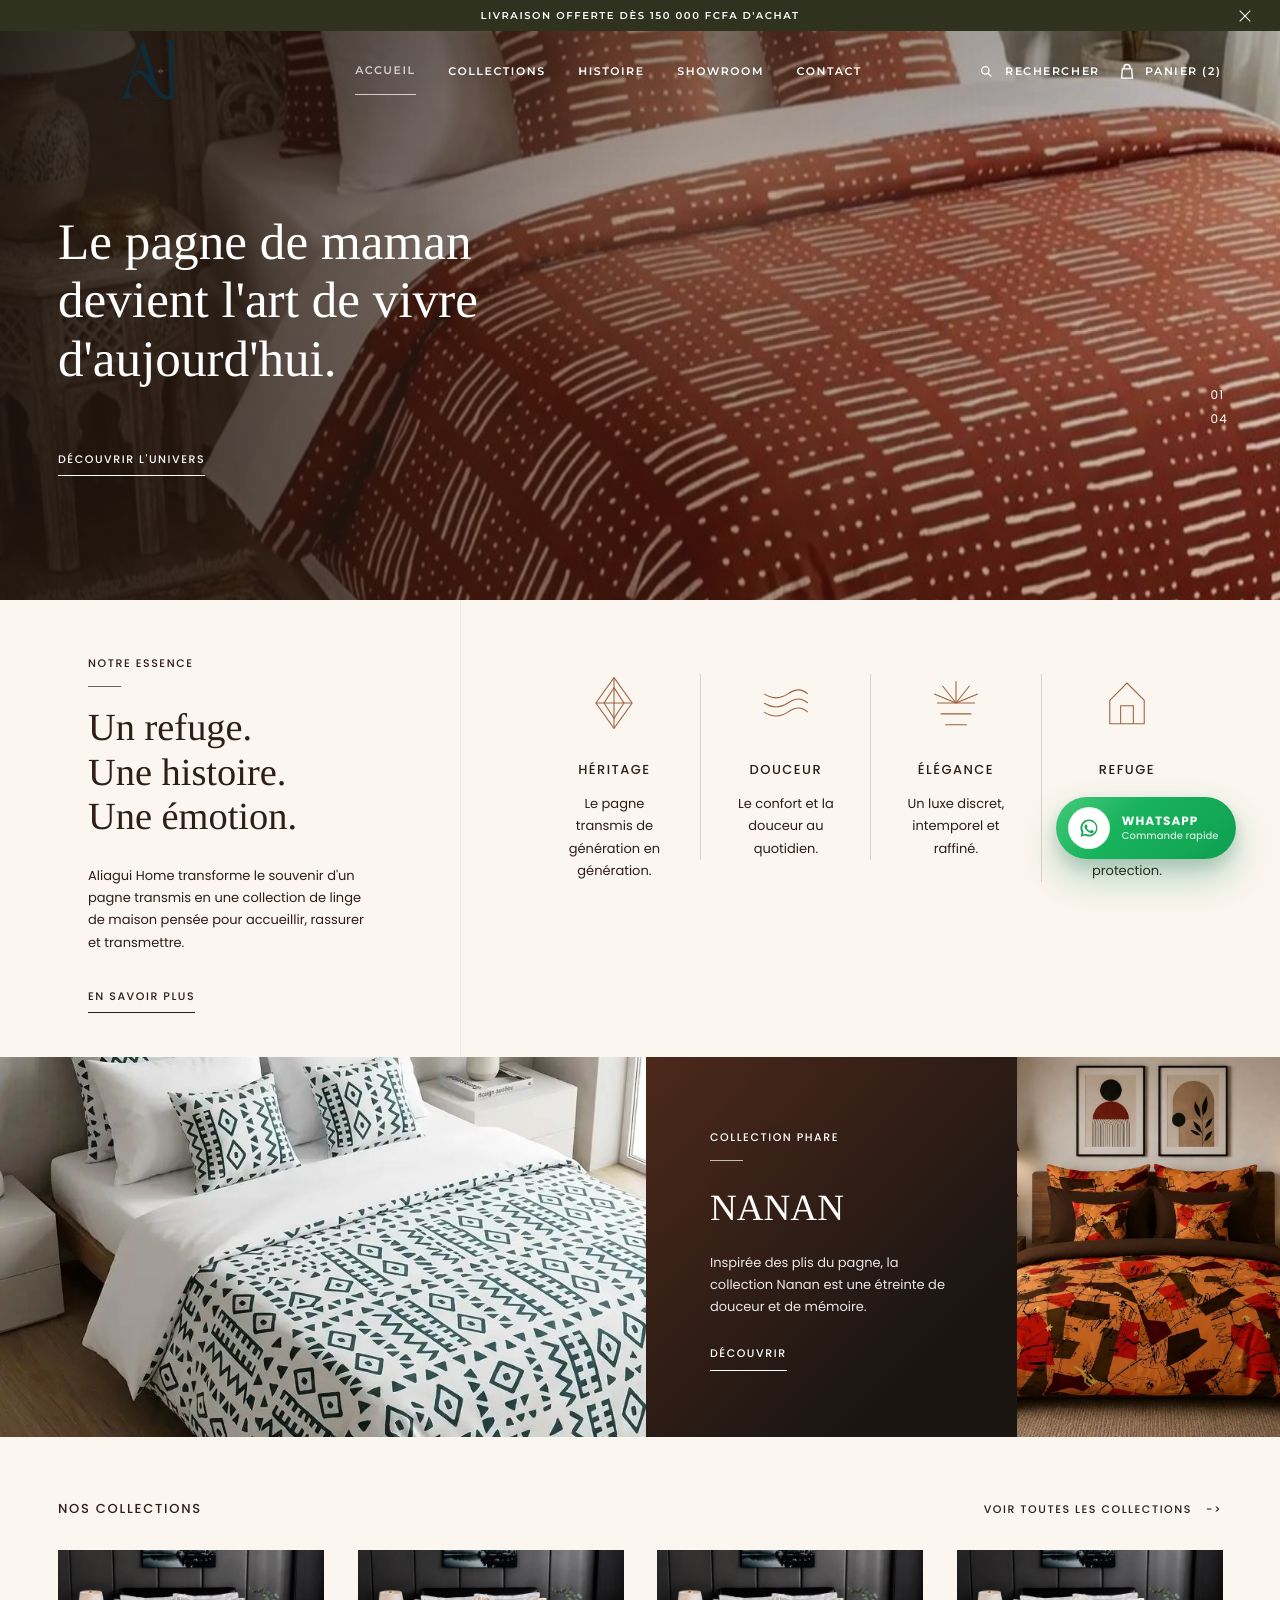
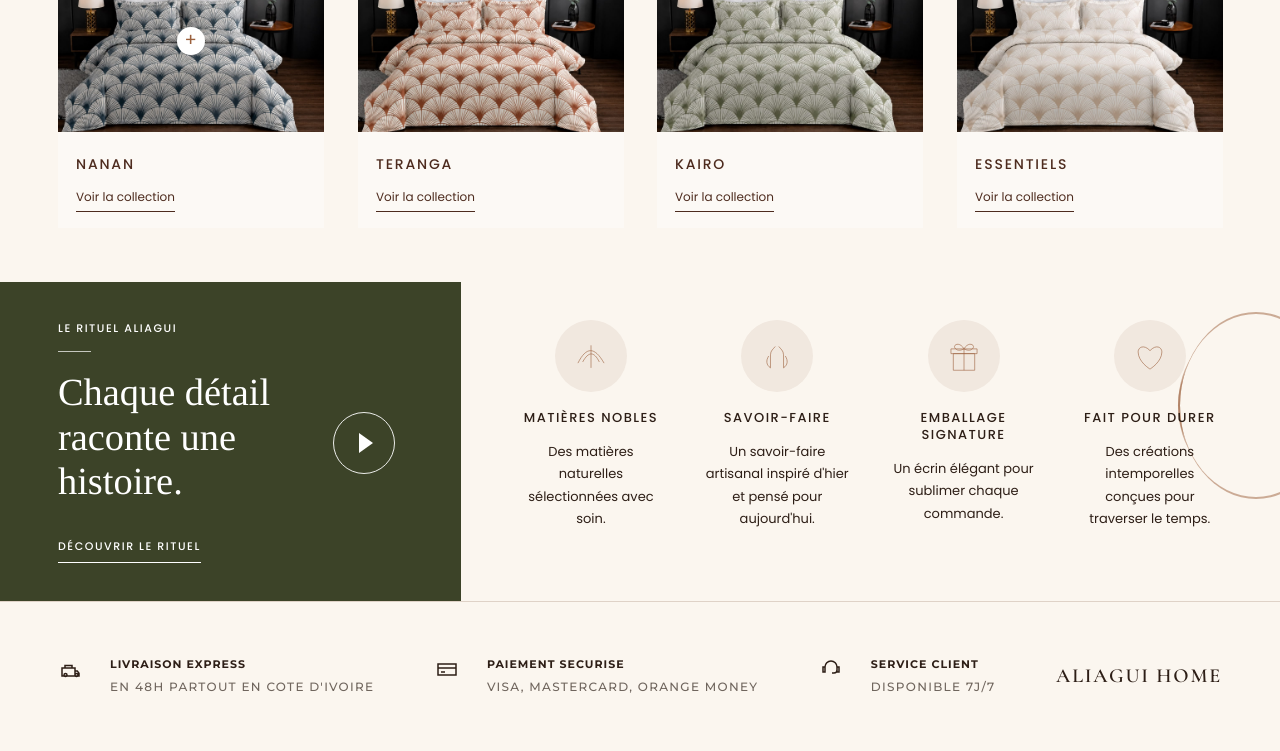
<file: index.html>
<!DOCTYPE html>
<html lang="fr">
<head>
  <meta charset="UTF-8">
  <meta name="viewport" content="width=device-width, initial-scale=1.0">
  <title>Aliagui Home - Nouvelle Accueil</title>
  <link rel="preconnect" href="https://fonts.googleapis.com">
  <link rel="preconnect" href="https://fonts.gstatic.com" crossorigin>
  <link href="https://fonts.googleapis.com/css2?family=Cormorant+Garamond:wght@400;500;600&family=Montserrat:wght@400;500;600;700&family=Poppins:wght@300;400;500;600;700&display=swap" rel="stylesheet">
  <style>
    :root {
      --paper: #fbf6ef;
      --cream: #f4eadf;
      --cream-2: #efe3d6;
      --ink: #2d1e16;
      --muted: #6f655d;
      --white: #fffaf3;
      --navy: #182442;
      --olive: #303220;
      --olive-soft: #3c4328;
      --brown: #4d2b1e;
      --brown-deep: #1e1713;
      --copper: #9b603d;
      --copper-soft: #c9916c;
      --line: rgba(124, 83, 56, 0.22);
      --shadow: 0 22px 70px rgba(48, 33, 24, 0.22);
      --serif: "Calisto MT", "Bookman Old Style", Georgia, serif;
      --sans: "Poppins", Arial, sans-serif;
    }

    * {
      box-sizing: border-box;
    }

    html {
      scroll-behavior: smooth;
    }

    body {
      margin: 0;
      min-width: 320px;
      background: var(--paper);
      color: var(--ink);
      font-family: var(--sans);
      -webkit-font-smoothing: antialiased;
      text-rendering: geometricPrecision;
    }

    body.is-locked {
      overflow: hidden;
    }

    a {
      color: inherit;
      text-decoration: none;
    }

    button,
    input {
      font: inherit;
    }

    button {
      border: 0;
      cursor: pointer;
    }

    img {
      max-width: 100%;
    }

    .promo-bar {
      height: 31px;
      padding: 0 52px;
      background: var(--olive);
      color: #fff;
      display: flex;
      align-items: center;
      justify-content: center;
      position: fixed;
      inset: 0 0 auto;
      z-index: 100;
      font-family: "Montserrat", Arial, Helvetica, sans-serif;
      font-size: 10px;
      font-weight: 600;
      line-height: 1;
      letter-spacing: 1.6px;
      text-transform: uppercase;
    }

    .promo-bar.is-hidden {
      display: none;
    }

    body.promo-hidden {
      --header-top: 0px;
    }

    .icon-button {
      width: 42px;
      height: 42px;
      padding: 0;
      background: transparent;
      color: currentColor;
      display: inline-grid;
      place-items: center;
      position: relative;
    }

    .promo-close {
      position: absolute;
      right: 14px;
      top: -5px;
      color: #fff;
    }

    .x-icon::before,
    .x-icon::after {
      content: "";
      width: 15px;
      height: 1px;
      background: currentColor;
      position: absolute;
      left: 50%;
      top: 50%;
      transform-origin: center;
    }

    .x-icon::before {
      transform: translate(-50%, -50%) rotate(45deg);
    }

    .x-icon::after {
      transform: translate(-50%, -50%) rotate(-45deg);
    }

    .hero {
      min-height: 596px;
      padding-top: 31px;
      background: var(--brown-deep);
      color: #fff;
      position: relative;
      overflow: hidden;
      --hero-y: 0px;
      --hero-scroll-scale: 0;
    }

    .hero-bg {
      position: absolute;
      inset: -34px 0 -70px;
      z-index: 0;
      overflow: hidden;
    }

    .hero-bg img {
      width: 100%;
      height: 100%;
      display: block;
      object-fit: cover;
      object-position: center 52%;
      filter: saturate(0.95) contrast(1.04);
      transform: translate3d(0, var(--hero-y), 0) scale(calc(1.04 + var(--hero-scroll-scale)));
      transform-origin: center;
      animation: heroImageBreath 9s ease-in-out infinite alternate;
      will-change: transform;
    }

    .hero::before {
      content: "";
      position: absolute;
      inset: 0;
      z-index: 1;
      background: linear-gradient(90deg, rgba(29, 20, 14, 0.88) 0%, rgba(58, 35, 22, 0.54) 38%, rgba(58, 35, 22, 0.18) 100%);
      pointer-events: none;
    }

    .hero::after {
      content: "";
      position: absolute;
      inset: 0;
      z-index: 2;
      background:
        linear-gradient(180deg, rgba(0, 0, 0, 0.18), rgba(0, 0, 0, 0) 34%),
        radial-gradient(circle at 55% 20%, rgba(255, 228, 192, 0.22), transparent 34%);
      pointer-events: none;
    }

    .site-header {
      min-height: 82px;
      padding: 0 clamp(30px, 4.6vw, 64px);
      display: flex;
      align-items: center;
      position: fixed;
      inset: var(--header-top, 31px) 0 auto;
      z-index: 120;
      color: #fff;
      font-family: "Montserrat", Arial, Helvetica, sans-serif;
      transition: top 260ms ease, min-height 360ms cubic-bezier(0.22, 1, 0.36, 1), box-shadow 360ms ease, color 300ms ease;
      isolation: isolate;
    }

    .site-header::before {
      content: "";
      position: absolute;
      inset: 0;
      z-index: -1;
      background:
        linear-gradient(90deg, rgba(251, 246, 239, 0.96), rgba(244, 234, 223, 0.92)),
        radial-gradient(circle at 18% 50%, rgba(155, 96, 61, 0.12), transparent 35%);
      opacity: 0;
      transform: translateY(-100%);
      transition: opacity 420ms ease, transform 520ms cubic-bezier(0.22, 1, 0.36, 1);
    }

    .site-header::after {
      content: "";
      position: absolute;
      left: 58px;
      right: 58px;
      bottom: 0;
      height: 1px;
      background: rgba(45, 30, 22, 0.14);
      opacity: 0;
      transform: scaleX(0.6);
      transition: opacity 380ms ease, transform 520ms cubic-bezier(0.22, 1, 0.36, 1);
      transform-origin: center;
    }

    .site-header.is-scrolled {
      min-height: 70px;
      color: var(--ink);
      box-shadow: 0 18px 55px rgba(45, 30, 22, 0.1);
      backdrop-filter: blur(16px);
    }

    .site-header.is-scrolled::before {
      opacity: 1;
      transform: translateY(0);
    }

    .site-header.is-scrolled::after {
      opacity: 1;
      transform: scaleX(1);
    }

    .header-inner {
      width: min(100%, 1395px);
      margin: 0 auto;
      display: grid;
      grid-template-columns: 218px minmax(500px, 1fr) 300px;
      gap: 26px;
      align-items: center;
    }

    .brand {
      width: max-content;
      display: inline-flex;
      align-items: center;
      gap: 14px;
      color: currentColor;
      transition: color 280ms ease, transform 280ms ease;
    }

    .brand-logo {
      width: 190px;
      height: auto;
      display: block;
      max-width: none;
    }

    .brand-mark {
      font-family: var(--serif);
      font-size: 52px;
      font-weight: 400;
      line-height: 0.9;
      letter-spacing: -5px;
    }

    .brand-name {
      display: grid;
      gap: 3px;
      font-size: 11px;
      font-weight: 500;
      line-height: 1;
      letter-spacing: 6px;
      text-transform: uppercase;
    }

    .main-nav {
      display: flex;
      align-items: center;
      justify-content: flex-end;
      gap: clamp(20px, 2.55vw, 38px);
      padding-right: clamp(18px, 2.6vw, 42px);
    }

    .main-nav a,
    .header-action {
      position: relative;
      color: currentColor;
      font-size: 11px;
      font-weight: 600;
      line-height: 1;
      letter-spacing: 1.55px;
      text-transform: uppercase;
      white-space: nowrap;
      transition: color 180ms ease, opacity 180ms ease, transform 180ms ease;
    }

    .main-nav a::after {
      content: "";
      position: absolute;
      left: 0;
      right: 0;
      bottom: -19px;
      height: 1px;
      background: currentColor;
      opacity: 0;
      transform: scaleX(0.45);
      transition: opacity 180ms ease, transform 180ms ease;
    }

    .main-nav a:hover,
    .main-nav a[aria-current="page"],
    .header-action:hover {
      color: currentColor;
      opacity: 0.72;
      transform: translateY(-1px);
    }

    .main-nav a:hover::after,
    .main-nav a[aria-current="page"]::after {
      opacity: 1;
      transform: scaleX(1);
    }

    .header-actions {
      display: flex;
      align-items: center;
      justify-content: flex-end;
      gap: 18px;
    }

    .header-action {
      height: 38px;
      padding: 0;
      background: transparent;
      display: inline-flex;
      align-items: center;
      gap: 9px;
    }

    .header-action svg {
      width: 18px;
      height: 18px;
      flex: 0 0 auto;
    }

    .cart-badge {
      display: none;
    }

    .menu-toggle {
      display: none;
      color: currentColor;
      background-image: none;
      background-size: 0 0;
    }

    .menu-toggle::before,
    .menu-toggle::after {
      content: "";
      width: 24px;
      height: 1px;
      background: currentColor;
      position: absolute;
      left: 50%;
      transform: translateX(-50%);
      transition: transform 180ms ease, top 180ms ease, box-shadow 180ms ease;
    }

    .menu-toggle::before {
      top: 14px;
      box-shadow: 0 7px 0 currentColor;
    }

    .menu-toggle::after {
      top: 28px;
    }

    .menu-toggle[aria-expanded="true"] {
      background-size: 0 1px;
    }

    .menu-toggle[aria-expanded="true"]::before,
    .menu-toggle[aria-expanded="true"]::after {
      top: 50%;
      box-shadow: none;
    }

    .menu-toggle[aria-expanded="true"]::before {
      transform: translate(-50%, -50%) rotate(45deg);
    }

    .menu-toggle[aria-expanded="true"]::after {
      transform: translate(-50%, -50%) rotate(-45deg);
    }

    .hero-content {
      width: min(100%, 1395px);
      margin: 0 auto;
      padding: 183px 58px 124px;
      position: relative;
      z-index: 3;
    }

    .hero h1 {
      width: min(490px, 100%);
      margin: 0 0 56px;
      font-family: var(--serif);
      font-size: clamp(43px, 4vw, 60px);
      font-weight: 400;
      line-height: 1.14;
      letter-spacing: 0;
    }

    .text-link {
      width: max-content;
      max-width: 100%;
      color: inherit;
      display: inline-flex;
      align-items: center;
      gap: 14px;
      padding-bottom: 10px;
      border-bottom: 1px solid currentColor;
      font-size: 11px;
      font-weight: 500;
      line-height: 1.1;
      letter-spacing: 1.55px;
      text-transform: uppercase;
      transition: gap 180ms ease, opacity 180ms ease;
    }

    .text-link:hover {
      gap: 19px;
      opacity: 0.76;
    }

    .slider-count {
      position: absolute;
      right: 52px;
      top: 65%;
      z-index: 3;
      display: grid;
      gap: 12px;
      color: #fff;
      font-size: 12px;
      line-height: 1;
      letter-spacing: 1.2px;
    }

    .essence {
      min-height: 350px;
      background: var(--paper);
      display: grid;
      grid-template-columns: minmax(320px, 0.72fr) minmax(650px, 1.28fr);
    }

    .essence-copy {
      padding: 58px 88px 44px;
      border-right: 1px solid rgba(124, 83, 56, 0.08);
    }

    .eyebrow {
      margin: 0 0 19px;
      color: currentColor;
      font-size: 11px;
      font-weight: 500;
      line-height: 1;
      letter-spacing: 1.55px;
      text-transform: uppercase;
    }

    .eyebrow::after {
      content: "";
      width: 33px;
      height: 1px;
      margin-top: 17px;
      background: currentColor;
      display: block;
      opacity: 0.7;
    }

    .essence h2,
    .ritual h2 {
      margin: 0 0 25px;
      font-family: var(--serif);
      font-size: clamp(32px, 3vw, 42px);
      font-weight: 400;
      line-height: 1.16;
    }

    .essence-copy p:not(.eyebrow) {
      width: 315px;
      max-width: 100%;
      margin: 0 0 28px;
      font-size: 13px;
      line-height: 1.72;
    }

    .essence-values {
      padding: 74px 68px 66px;
      display: grid;
      grid-template-columns: repeat(4, minmax(120px, 1fr));
      align-items: start;
    }

    body.motion-ready .essence-copy,
    body.motion-ready .essence .value {
      opacity: 0;
      transform: translate3d(0, 24px, 0);
      transition:
        opacity 820ms ease,
        transform 920ms cubic-bezier(0.22, 1, 0.36, 1);
      will-change: opacity, transform;
    }

    body.motion-ready .essence.is-visible .essence-copy,
    body.motion-ready .essence.is-visible .value {
      opacity: 1;
      transform: translate3d(0, 0, 0);
    }

    body.motion-ready .essence.is-visible .value:nth-child(1) {
      transition-delay: 90ms;
    }

    body.motion-ready .essence.is-visible .value:nth-child(2) {
      transition-delay: 160ms;
    }

    body.motion-ready .essence.is-visible .value:nth-child(3) {
      transition-delay: 230ms;
    }

    body.motion-ready .essence.is-visible .value:nth-child(4) {
      transition-delay: 300ms;
    }

    .value {
      min-height: 186px;
      padding: 0 34px;
      border-left: 1px solid var(--line);
      text-align: center;
    }

    .value:first-child {
      border-left: 0;
    }

    .value svg {
      width: 58px;
      height: 58px;
      margin: 0 auto 30px;
      color: var(--copper);
      display: block;
      stroke-width: 1.15;
    }

    .value h3,
    .ritual-value h3 {
      margin: 0 0 14px;
      font-size: 13px;
      font-weight: 500;
      line-height: 1.3;
      letter-spacing: 1.45px;
      text-transform: uppercase;
    }

    .value p,
    .ritual-value p {
      margin: 0;
      font-size: 13px;
      line-height: 1.72;
    }

    .featured {
      min-height: 380px;
      height: 380px;
      display: grid;
      grid-template-columns: minmax(350px, 1.08fr) minmax(292px, 0.62fr) minmax(250px, 0.44fr);
      background: var(--brown-deep);
      color: #fff;
      overflow: hidden;
      position: relative;
    }

    .image-panel {
      min-height: 0;
      height: 100%;
      overflow: hidden;
      background: var(--cream-2);
      position: relative;
      z-index: 1;
      will-change: transform, opacity;
    }

    .image-panel img,
    .collection-card img {
      width: 100%;
      height: 100%;
      display: block;
      object-fit: cover;
      object-position: center;
      transition: transform 750ms cubic-bezier(0.22, 1, 0.36, 1);
    }

    .image-panel:hover img,
    .collection-card:hover img {
      transform: scale(1.065);
    }

    .featured-flying-img {
      position: absolute;
      z-index: 2;
      object-fit: cover;
      object-position: center;
      pointer-events: none;
      box-shadow: 0 28px 70px rgba(20, 13, 9, 0.28);
      will-change: left, top, width, height, opacity, filter;
    }

    body.motion-ready .featured .image-panel {
      opacity: 0;
    }

    body.motion-ready .featured .image-panel:first-child {
      transform: translate3d(-90px, 0, 0);
    }

    body.motion-ready .featured .image-panel:last-child {
      transform: translate3d(90px, 0, 0);
    }

    body.motion-ready .featured.is-visible .image-panel {
      animation: featuredPanelIn 1100ms cubic-bezier(0.22, 1, 0.36, 1) forwards;
    }

    body.motion-ready .featured.is-visible .image-panel:last-child {
      animation-delay: 140ms;
    }

    body.motion-ready .featured.is-visible .image-panel img {
      animation: featuredImageDrift 8s ease-in-out 900ms infinite alternate;
    }

    body.motion-ready .featured.is-visible .image-panel:last-child img {
      animation-name: featuredImageDriftReverse;
    }

    .featured.is-swapping .image-panel img {
      animation: none !important;
    }

    .featured.has-carousel .image-panel {
      opacity: 1;
      transform: none;
    }

    body.motion-ready .featured .image-panel,
    body.motion-ready .featured .image-panel:first-child,
    body.motion-ready .featured .image-panel:last-child {
      opacity: 1;
      transform: none;
    }

    body.motion-ready .featured.is-visible .image-panel,
    body.motion-ready .featured.is-visible .image-panel img,
    .featured .image-panel img,
    .featured .image-panel:hover img {
      animation: none;
      transform: none;
    }

    .featured-arrows {
      display: none;
    }

    .featured-copy {
      padding: 50px 64px 42px;
      background:
        linear-gradient(135deg, rgba(78, 42, 28, 0.96), rgba(28, 22, 18, 0.98) 76%),
        radial-gradient(circle at 20% 20%, rgba(210, 148, 100, 0.16), transparent 32%);
      display: flex;
      flex-direction: column;
      justify-content: center;
      position: relative;
      z-index: 4;
    }

    .featured-copy .eyebrow {
      margin-bottom: 28px;
    }

    .featured-copy h2 {
      margin: 0 0 22px;
      font-family: var(--serif);
      font-size: clamp(31px, 2.9vw, 40px);
      font-weight: 400;
      line-height: 1.1;
      text-transform: uppercase;
    }

    .featured-copy p:not(.eyebrow) {
      width: 285px;
      max-width: 100%;
      margin: 0 0 30px;
      color: rgba(255, 255, 255, 0.9);
      font-size: 13px;
      line-height: 1.68;
    }

    .featured-arrows {
      margin-top: 32px;
      display: flex;
      gap: 31px;
      color: #fff;
    }

    .arrow-button {
      width: 32px;
      height: 32px;
      background: transparent;
      color: currentColor;
      position: relative;
    }

    .arrow-button::before {
      content: "";
      position: absolute;
      top: 11px;
      width: 11px;
      height: 11px;
      border-top: 1px solid currentColor;
      border-left: 1px solid currentColor;
    }

    .arrow-button.prev::before {
      left: 11px;
      transform: rotate(-45deg);
    }

    .arrow-button.next::before {
      left: 8px;
      transform: rotate(135deg);
    }

    .featured .featured-arrows {
      display: none;
    }

    .collections {
      padding: 64px 58px 54px;
      background: var(--paper);
      overflow: hidden;
    }

    .section-head {
      width: min(100%, 1432px);
      margin: 0 auto 33px;
      display: flex;
      align-items: center;
      justify-content: space-between;
      gap: 28px;
    }

    .section-head h2 {
      margin: 0;
      font-size: 13px;
      font-weight: 500;
      line-height: 1.2;
      letter-spacing: 1.75px;
      text-transform: uppercase;
    }

    .section-head .text-link {
      color: var(--ink);
      border-bottom: 0;
      padding-bottom: 0;
    }

    .collection-grid {
      width: min(100%, 1432px);
      margin: 0 auto;
      display: grid;
      grid-template-columns: repeat(4, minmax(0, 1fr));
      gap: 34px;
      will-change: transform;
    }

    .collection-card {
      min-width: 0;
      background: rgba(255, 255, 255, 0.36);
      will-change: transform, opacity;
    }

    body.motion-ready .collection-card {
      opacity: 1;
      transform: none;
    }

    body.motion-ready .collections.is-visible .collection-card {
      animation: none;
    }

    body.motion-ready .collections.has-carousel .collection-card {
      opacity: 1;
      transform: none;
      animation: none;
    }

    .collection-img {
      height: clamp(168px, 17vw, 182px);
      overflow: hidden;
      background: #d9c5ae;
      position: relative;
    }

    .collection-card.is-highlight .collection-img::after {
      content: "+";
      width: 28px;
      height: 28px;
      border-radius: 50%;
      background: #fff;
      color: var(--copper);
      display: grid;
      place-items: center;
      position: absolute;
      left: 50%;
      top: 50%;
      transform: translate(-50%, -50%);
      font-size: 18px;
      line-height: 1;
      box-shadow: 0 8px 24px rgba(42, 31, 22, 0.12);
    }

    .collection-body {
      min-height: 96px;
      padding: 23px 18px 20px;
    }

    .collection-body h3 {
      margin: 0 0 10px;
      color: var(--brown);
      font-size: 14px;
      font-weight: 500;
      line-height: 1.3;
      letter-spacing: 1.8px;
      text-transform: uppercase;
    }

    .collection-body a {
      color: var(--brown);
      padding-bottom: 5px;
      border-bottom: 1px solid currentColor;
      font-size: 12px;
      line-height: 1.4;
    }

    .ritual-strip {
      min-height: 214px;
      display: grid;
      grid-template-columns: minmax(340px, 0.72fr) minmax(680px, 1.28fr);
      background: var(--paper);
    }

    .ritual {
      min-height: 214px;
      padding: 41px 58px 38px;
      background: var(--olive-soft);
      color: #fff;
      display: grid;
      grid-template-columns: 1fr 70px;
      gap: 28px;
      align-items: center;
    }

    .ritual .eyebrow {
      margin-bottom: 19px;
    }

    .ritual h2 {
      margin-bottom: 27px;
    }

    .play-button {
      width: 62px;
      height: 62px;
      border: 1px solid rgba(255, 255, 255, 0.9);
      border-radius: 50%;
      background: transparent;
      color: #fff;
      position: relative;
      transition: transform 180ms ease, background 180ms ease;
    }

    .play-button::before {
      content: "";
      position: absolute;
      left: 25px;
      top: 20px;
      width: 0;
      height: 0;
      border-left: 14px solid currentColor;
      border-top: 10px solid transparent;
      border-bottom: 10px solid transparent;
    }

    .play-button:hover {
      background: rgba(255, 255, 255, 0.12);
      transform: scale(1.04);
    }

    .ritual-values {
      min-height: 214px;
      padding: 38px 58px;
      display: grid;
      grid-template-columns: repeat(4, minmax(130px, 1fr));
      gap: 42px;
      align-items: start;
      overflow: hidden;
      position: relative;
    }

    .ritual-values::after {
      content: "";
      position: absolute;
      right: -52px;
      top: 30px;
      width: 150px;
      height: 183px;
      border: 2px solid rgba(155, 96, 61, 0.5);
      border-left: 0;
      border-radius: 50%;
      box-shadow: -20px 0 0 -18px rgba(155, 96, 61, 0.5), -40px 0 0 -38px rgba(155, 96, 61, 0.5);
    }

    .ritual-value {
      text-align: center;
      position: relative;
      z-index: 1;
    }

    .ritual-value .circle {
      width: 72px;
      height: 72px;
      margin: 0 auto 18px;
      border-radius: 50%;
      background: #f1e8df;
      color: var(--copper);
      display: grid;
      place-items: center;
    }

    .mini-footer {
      height: 150px;
      min-height: 96px;
      padding: 0 clamp(22px, 5vw, 58px);
      border-top: 1px solid var(--line);
      background: #fbf6ef;
      color: var(--ink);
      display: flex;
      align-items: center;
      justify-content: space-between;
      gap: 24px;
      font-family: "Montserrat", Arial, Helvetica, sans-serif;
    }

    .footer-item {
      min-width: 0;
      display: grid;
      grid-template-columns: 32px minmax(0, 1fr);
      gap: 20px;
      align-items: start;
      transition: transform 220ms ease, color 180ms ease;
    }

    .footer-item:hover {
      transform: translateY(-2px);
    }

    .footer-item svg {
      width: 24px;
      height: 24px;
      color: var(--ink);
    }

    .footer-item h2 {
      margin: 0 0 8px;
      font-size: 11px;
      font-weight: 700;
      line-height: 15px;
      letter-spacing: 1px;
      text-transform: uppercase;
    }

    .footer-item p {
      margin: 0;
      color: var(--muted);
      font-size: 12px;
      font-weight: 500;
      line-height: 15px;
      letter-spacing: 1.3px;
      text-transform: uppercase;
    }

    .footer-ah {
      justify-self: end;
      color: var(--ink);
      font-family: "Cormorant Garamond", Georgia, "Times New Roman", serif;
      font-size: 20px;
      font-weight: 600;
      line-height: 1;
      letter-spacing: 1.8px;
      text-align: right;
      text-transform: uppercase;
      white-space: nowrap;
    }

    .site-footer {
      width: 100%;
      height: 318px;
      padding: 52px 48px 36px;
      background: #fbf6ef;
      color: var(--ink);
      border-top: 1px solid rgba(124, 83, 56, 0.18);
    }

    .footer-inner {
      width: 100%;
      max-width: 1184px;
      min-height: 226px;
      margin: 0 auto;
      display: flex;
      flex-direction: column;
      gap: 34px;
    }

    .footer-columns {
      width: 100%;
      height: 144px;
      display: grid;
      grid-template-columns: 373.33px 170.67px 170.67px 373.33px;
      column-gap: 32px;
    }

    .footer-brand {
      padding-right: 48px;
      display: flex;
      flex-direction: column;
      gap: 24px;
    }

    .footer-brand a {
      width: 325.33px;
      height: 40px;
      color: var(--ink);
      display: flex;
      align-items: center;
      font-size: 36px;
      font-weight: 700;
      line-height: 40px;
      letter-spacing: 0;
      text-transform: uppercase;
    }

    .footer-brand p {
      width: 320px;
      max-width: 100%;
      margin: 0;
      color: var(--muted);
      font-size: 14px;
      font-weight: 300;
      line-height: 23px;
    }

    .footer-column h2,
    .newsletter h2 {
      margin: 0 0 24px;
      color: var(--ink);
      font-size: 18px;
      font-weight: 400;
      line-height: 28px;
      letter-spacing: 0.45px;
      text-transform: uppercase;
    }

    .footer-column ul,
    .social-list {
      margin: 0;
      padding: 0;
      list-style: none;
      display: flex;
      flex-direction: column;
      gap: 16px;
    }

    .footer-column a,
    .social-list a {
      color: var(--muted);
      font-size: 14px;
      font-weight: 300;
      line-height: 20px;
      display: inline-flex;
      align-items: center;
      gap: 8px;
      transition: color 160ms ease, transform 160ms ease;
    }

    .footer-column a:hover,
    .social-list a:hover {
      color: var(--copper);
      transform: translateX(2px);
    }

    .newsletter p {
      width: 373.33px;
      margin: 0 0 24px;
      color: var(--muted);
      font-size: 14px;
      font-weight: 300;
      line-height: 20px;
    }

    .newsletter-form {
      width: 373.33px;
      height: 41px;
      display: flex;
      align-items: center;
      gap: 16px;
      position: relative;
    }

    .newsletter-form input {
      width: 230.52px;
      height: 37px;
      padding: 10px 0 9px;
      border: 0;
      border-bottom: 1px solid rgba(45, 30, 22, 0.34);
      background: transparent;
      color: var(--ink);
      outline: 0;
      font-size: 14px;
      font-weight: 300;
      line-height: 17px;
      letter-spacing: 0.35px;
    }

    .newsletter-form input::placeholder {
      color: rgba(111, 101, 93, 0.72);
      opacity: 1;
    }

    .newsletter-form button {
      width: 126.81px;
      height: 36px;
      border: 1px solid var(--ink);
      background: transparent;
      color: var(--ink);
      display: flex;
      align-items: center;
      justify-content: center;
      font-size: 10px;
      font-weight: 600;
      line-height: 15px;
      letter-spacing: 2px;
      text-transform: uppercase;
      transition: background 160ms ease, color 160ms ease, border-color 160ms ease;
    }

    .newsletter-form button:hover {
      background: var(--ink);
      color: #fbf6ef;
      border-color: var(--ink);
    }

    .newsletter-message {
      position: absolute;
      left: 0;
      top: 46px;
      margin: 0;
      color: var(--copper);
      font-size: 12px;
      line-height: 16px;
      opacity: 0;
      transform: translateY(-4px);
      transition: opacity 160ms ease, transform 160ms ease;
    }

    .newsletter-message.is-visible {
      opacity: 1;
      transform: translateY(0);
    }

    .footer-bottom {
      width: 100%;
      min-height: 48px;
      padding-top: 30px;
      border-top: 1px solid rgba(124, 83, 56, 0.18);
      display: flex;
      align-items: flex-start;
      justify-content: center;
    }

    .footer-bottom p {
      width: 338.8px;
      margin: 0;
      color: var(--muted);
      font-size: 12px;
      font-weight: 300;
      line-height: 16px;
      letter-spacing: 1.2px;
      text-transform: uppercase;
      text-align: center;
    }

    .overlay,
    .drawer {
      position: fixed;
      opacity: 0;
      pointer-events: none;
      transition: opacity 180ms ease, transform 240ms ease;
    }

    .overlay {
      inset: 0;
      z-index: 150;
      background: rgba(31, 21, 15, 0.5);
      backdrop-filter: blur(2px);
    }

    .overlay.is-open {
      opacity: 1;
      pointer-events: auto;
    }

    .drawer {
      top: 0;
      right: 0;
      z-index: 170;
      width: min(430px, 100vw);
      height: 100vh;
      padding: 36px 34px;
      background: var(--paper);
      color: var(--ink);
      font-family: "Montserrat", Arial, Helvetica, sans-serif;
      box-shadow: var(--shadow);
      transform: translateX(100%);
    }

    .drawer.is-open {
      opacity: 1;
      pointer-events: auto;
      transform: translateX(0);
    }

    .drawer h2 {
      margin: 0 0 28px;
      font-family: "Cormorant Garamond", Georgia, "Times New Roman", serif;
      font-size: 36px;
      font-weight: 400;
      line-height: 1;
    }

    .drawer-close {
      position: absolute;
      right: 19px;
      top: 19px;
      color: var(--ink);
    }

    .search-drawer input {
      width: 100%;
      height: 54px;
      border: 0;
      border-bottom: 1px solid var(--line);
      background: transparent;
      color: var(--ink);
      outline: 0;
      font-size: 15px;
    }

    .search-suggestions,
    .cart-list {
      margin: 30px 0 0;
      padding: 0;
      list-style: none;
      display: grid;
      gap: 16px;
    }

    .search-suggestions a,
    .cart-list li {
      padding-bottom: 16px;
      border-bottom: 1px solid var(--line);
      display: flex;
      justify-content: space-between;
      gap: 20px;
      font-size: 14px;
      line-height: 1.45;
    }

    .menu-drawer nav {
      margin-top: 34px;
      display: grid;
    }

    .menu-drawer nav a {
      min-height: 58px;
      border-bottom: 1px solid var(--line);
      display: flex;
      align-items: center;
      justify-content: space-between;
      font-size: 12px;
      font-weight: 600;
      line-height: 1;
      letter-spacing: 1.6px;
      text-transform: uppercase;
      transition: color 180ms ease, padding-left 180ms ease;
    }

    .menu-drawer nav a:hover,
    .menu-drawer nav a[aria-current="page"] {
      color: var(--copper);
      padding-left: 6px;
    }

    .menu-drawer nav a::after {
      content: "->";
      opacity: 0.5;
    }

    .drawer-note {
      margin: 34px 0 0;
      color: var(--muted);
      font-size: 13px;
      line-height: 1.7;
    }

    .toast {
      position: fixed;
      left: 50%;
      bottom: 24px;
      z-index: 190;
      min-width: 260px;
      padding: 14px 18px;
      background: var(--ink);
      color: #fff;
      text-align: center;
      font-size: 13px;
      box-shadow: var(--shadow);
      opacity: 0;
      pointer-events: none;
      transform: translate(-50%, 18px);
      transition: opacity 180ms ease, transform 180ms ease;
    }

    .toast.is-open {
      opacity: 1;
      transform: translate(-50%, 0);
    }

    @keyframes heroImageBreath {
      0% {
        transform: translate3d(0, var(--hero-y), 0) scale(calc(1.035 + var(--hero-scroll-scale)));
      }

      100% {
        transform: translate3d(0, var(--hero-y), 0) scale(calc(1.105 + var(--hero-scroll-scale)));
      }
    }

    @keyframes featuredPanelIn {
      0% {
        opacity: 0;
      }

      100% {
        opacity: 1;
        transform: translate3d(0, 0, 0);
      }
    }

    @keyframes featuredImageDrift {
      0% {
        transform: translate3d(-2.5%, 0, 0) scale(1.08);
      }

      100% {
        transform: translate3d(2.5%, 0, 0) scale(1.12);
      }
    }

    @keyframes featuredImageDriftReverse {
      0% {
        transform: translate3d(2.5%, 0, 0) scale(1.08);
      }

      100% {
        transform: translate3d(-2.5%, 0, 0) scale(1.12);
      }
    }

    @keyframes collectionSlideIn {
      0% {
        opacity: 0;
        transform: translate3d(120px, 0, 0);
      }

      58% {
        opacity: 1;
        transform: translate3d(-10px, 0, 0);
      }

      100% {
        opacity: 1;
        transform: translate3d(0, 0, 0);
      }
    }

    @media (prefers-reduced-motion: reduce) {
      *,
      *::before,
      *::after {
        animation-duration: 0.01ms !important;
        animation-iteration-count: 1 !important;
        scroll-behavior: auto !important;
        transition-duration: 0.01ms !important;
      }

      body.motion-ready .featured .image-panel,
      body.motion-ready .collection-card {
        opacity: 1;
        transform: none;
      }
    }

    @media (max-width: 1220px) {
      .site-header {
        padding: 0 30px;
      }

      .site-header::after {
        left: 30px;
        right: 30px;
      }

      .header-inner {
        grid-template-columns: 206px minmax(420px, 1fr) auto;
        gap: 18px;
      }

      .main-nav {
        gap: 18px;
        padding-right: 16px;
      }

      .header-actions {
        gap: 18px;
      }

      .account-action span,
      .search-action span {
        display: none;
      }

      .essence,
      .featured,
      .ritual-strip {
        grid-template-columns: 1fr;
      }

      .featured {
        grid-template-columns: minmax(0, 1fr) minmax(320px, 0.8fr);
      }

      .featured .image-panel:last-child {
        display: none;
      }

      .ritual-values,
      .essence-values {
        grid-template-columns: repeat(2, minmax(0, 1fr));
      }

      .footer-columns {
        grid-template-columns: repeat(2, minmax(0, 1fr));
        height: auto;
        row-gap: 36px;
      }

      .site-footer {
        height: auto;
        min-height: 290px;
        padding-bottom: 32px;
      }

      .footer-inner {
        height: auto;
      }

      .value:nth-child(3) {
        border-left: 0;
      }
    }

    @media (max-width: 860px) {
      .promo-bar {
        height: 36px;
        padding: 0 46px 0 18px;
        font-size: 10px;
        line-height: 1.35;
        text-align: center;
      }

      .promo-close {
        top: -3px;
      }

      .hero {
        min-height: 650px;
        padding-top: 36px;
        background-position: center;
      }

      .site-header {
        min-height: 84px;
        padding: 0 18px;
      }

      .site-header.is-scrolled {
        min-height: 72px;
      }

      .site-header::after {
        left: 18px;
        right: 18px;
      }

      .header-inner {
        display: flex;
        align-items: center;
        justify-content: space-between;
        grid-template-columns: none;
        gap: 10px;
      }

      .brand-logo {
        width: 154px;
      }

      .main-nav {
        display: none;
        padding-right: 0;
      }

      .menu-toggle {
        display: inline-grid;
      }

      .header-actions {
        margin-left: auto;
        flex: 0 0 auto;
        gap: 14px;
      }

      .header-action {
        width: 34px;
        height: 40px;
        min-width: 34px;
        color: #202943;
      }

      .menu-toggle {
        width: 40px;
        height: 40px;
        min-width: 40px;
        color: #202943;
        background-image: none;
        background-size: 0 0;
      }

      .header-action {
        position: relative;
        justify-content: center;
        gap: 0;
      }

      .header-action svg {
        width: 19px;
        height: 19px;
      }

      .search-action svg {
        width: 29px;
        height: 29px;
      }

      .cart-action svg {
        width: 22px;
        height: 22px;
      }

      .cart-badge {
        position: absolute;
        top: 3px;
        right: -2px;
        min-width: 18px;
        height: 18px;
        padding: 0 5px;
        border-radius: 999px;
        background: #c77a13;
        color: #fff;
        display: grid;
        place-items: center;
        font-size: 10px;
        font-weight: 700;
        line-height: 1;
        letter-spacing: 0;
      }

      .menu-toggle {
        background-size: 0 0;
      }

      .menu-toggle::before,
      .menu-toggle::after {
        content: "";
        display: block;
        width: 28px;
        height: 2px;
      }

      .menu-toggle::before {
        top: 10px;
        box-shadow: 0 8px 0 currentColor;
      }

      .menu-toggle::after {
        top: 26px;
      }

      .header-action span:not(.cart-badge),
      .account-action {
        display: none;
      }

      .hero-content {
        padding: 158px 24px 96px;
      }

      .hero h1 {
        width: min(420px, 100%);
        margin-bottom: 42px;
        font-size: clamp(39px, 11vw, 49px);
      }

      .slider-count {
        display: none;
      }

      .essence-copy,
      .essence-values,
      .featured-copy,
      .collections,
      .ritual,
      .ritual-values {
        padding-left: 24px;
        padding-right: 24px;
      }

      .essence-copy {
        border-right: 0;
        padding-top: 58px;
      }

      .essence-values {
        padding-top: 18px;
        grid-template-columns: 1fr;
      }

      .value,
      .value:nth-child(3) {
        min-height: 0;
        padding: 28px 4px;
        border-left: 0;
        border-top: 1px solid var(--line);
      }

      .value:first-child {
        border-top: 0;
      }

      .featured {
        grid-template-columns: 1fr;
        height: auto;
      }

      .image-panel {
        height: 286px;
        min-height: 286px;
      }

      .featured-copy {
        padding-top: 46px;
        padding-bottom: 46px;
      }

      .section-head {
        align-items: flex-start;
        flex-direction: column;
      }

      .collection-grid {
        grid-template-columns: repeat(2, minmax(0, 1fr));
        gap: 22px;
      }

      .collection-img {
        height: clamp(150px, 34vw, 210px);
      }

      .ritual {
        grid-template-columns: 1fr;
      }

      .ritual-values {
        grid-template-columns: repeat(2, minmax(0, 1fr));
        gap: 34px 22px;
      }

      .mini-footer {
        height: auto;
        min-height: 116px;
        align-items: flex-start;
        justify-content: center;
        flex-direction: column;
        padding-top: 28px;
        padding-bottom: 28px;
      }

      .footer-item {
        grid-template-columns: 30px minmax(0, 1fr);
        gap: 14px;
      }

      .footer-item svg {
        width: 22px;
        height: 22px;
      }

      .footer-item h2 {
        margin-bottom: 6px;
      }

      .footer-item p {
        line-height: 16px;
      }

      .site-footer {
        padding: 42px 20px 28px;
      }

      .footer-inner,
      .footer-columns,
      .footer-bottom {
        width: 100%;
      }

      .footer-columns {
        grid-template-columns: minmax(0, 1fr);
        height: auto;
      }

      .footer-brand,
      .footer-column,
      .newsletter,
      .footer-column h2,
      .footer-column ul,
      .footer-column li {
        min-width: 0;
        width: 100%;
      }

      .footer-brand {
        padding-right: 0;
      }

      .footer-brand a {
        width: 100%;
        height: auto;
        font-size: 30px;
        line-height: 36px;
        overflow-wrap: anywhere;
      }

      .newsletter,
      .newsletter p,
      .newsletter-form {
        width: 100%;
      }

      .newsletter-form {
        height: auto;
        align-items: stretch;
        flex-direction: column;
      }

      .newsletter-form input,
      .newsletter-form button {
        width: 100%;
      }

      .footer-bottom p {
        width: 100%;
        max-width: 338.8px;
      }
    }

    @media (max-width: 540px) {
      .hero {
        min-height: 620px;
      }

      .brand {
        gap: 10px;
      }

      .brand-logo {
        width: 136px;
      }

      .header-actions {
        gap: 12px;
      }

      .hero-content {
        padding-top: 112px;
      }

      .essence h2,
      .ritual h2 {
        font-size: 34px;
      }

      .collection-grid,
      .ritual-values {
        grid-template-columns: 1fr;
      }

      .collection-img {
        height: 230px;
      }

      .drawer {
        width: 100vw;
        padding: 34px 26px;
      }

      .site-footer {
        padding-top: 38px;
      }
    }

    .whatsapp-float {
      position: fixed;
      right: clamp(18px, 3.4vw, 44px);
      bottom: clamp(18px, 3.2vw, 42px);
      z-index: 82;
      min-width: 178px;
      min-height: 62px;
      padding: 10px 18px 10px 12px;
      border-radius: 999px;
      display: inline-flex;
      align-items: center;
      gap: 12px;
      color: #ffffff;
      background: linear-gradient(135deg, rgba(255, 255, 255, 0.16), rgba(255, 255, 255, 0) 38%), linear-gradient(135deg, #1fbf63 0%, #0f9f52 100%);
      box-shadow: 0 18px 38px rgba(13, 140, 75, 0.3), 0 8px 16px rgba(24, 36, 66, 0.14);
      font-family: var(--sans);
      text-decoration: none;
      transform: translateZ(0);
      transition: transform 180ms ease, box-shadow 180ms ease, filter 180ms ease;
    }

    .whatsapp-float:hover,
    .whatsapp-float:focus-visible {
      color: #ffffff;
      filter: saturate(1.06);
      transform: translateY(-3px);
      box-shadow: 0 24px 48px rgba(13, 140, 75, 0.36), 0 10px 18px rgba(24, 36, 66, 0.16);
    }

    .whatsapp-float:focus-visible {
      outline: 3px solid rgba(31, 191, 99, 0.28);
      outline-offset: 4px;
    }

    .whatsapp-float__icon {
      width: 42px;
      height: 42px;
      border-radius: 50%;
      display: grid;
      place-items: center;
      color: #15a657;
      background: #ffffff;
      box-shadow: inset 0 0 0 1px rgba(17, 143, 76, 0.12);
      flex: 0 0 auto;
    }

    .whatsapp-float__icon svg {
      width: 24px;
      height: 24px;
      display: block;
    }

    .whatsapp-float__text {
      display: grid;
      gap: 3px;
      line-height: 1;
      white-space: nowrap;
    }

    .whatsapp-float__text strong {
      font-size: 12px;
      font-weight: 700;
      letter-spacing: 1px;
      text-transform: uppercase;
    }

    .whatsapp-float__text span {
      color: rgba(255, 255, 255, 0.78);
      font-size: 10px;
      font-weight: 500;
      letter-spacing: 0;
      text-transform: none;
    }

    @media (max-width: 540px) {
      .whatsapp-float {
        right: 16px;
        bottom: 16px;
        min-width: 0;
        min-height: 56px;
        padding: 8px;
      }

      .whatsapp-float__text {
        position: absolute;
        width: 1px;
        height: 1px;
        overflow: hidden;
        clip: rect(0 0 0 0);
        white-space: nowrap;
      }
    }
  </style>
</head>
<body>
  <div class="promo-bar">
    Livraison offerte d&egrave;s 150 000 FCFA d'achat
    <button class="icon-button promo-close x-icon" type="button" aria-label="Fermer la barre de livraison"></button>
  </div>

  <section class="hero">
    <div class="hero-bg" aria-hidden="true">
      <img src="assets/col/WhatsApp Image 2026-07-08 at 10.43.08.jpeg" alt="">
    </div>
    <header class="site-header">
      <div class="header-inner">
        <a class="brand" href="index.html" aria-label="Aliagui Home">
          <img class="brand-logo" src="assets/img/logo.png" alt="Aliagui Home">
        </a>

        <nav class="main-nav" aria-label="Navigation principale">
          <a href="index.html" aria-current="page">Accueil</a>
          <a href="collections.html">Collections</a>
          <a href="histoire.html">Histoire</a>
          <a href="showroom.html">Showroom</a>
          <a href="contact.html">Contact</a>
        </nav>

        <div class="header-actions">
          <button class="header-action search-action" type="button" aria-label="Rechercher">
            <svg viewBox="0 0 24 24" aria-hidden="true"><path fill="currentColor" d="M9.8 4a5.8 5.8 0 0 1 4.56 9.38l4.16 4.15-1.14 1.15-4.16-4.16A5.8 5.8 0 1 1 9.8 4Zm0 1.7a4.1 4.1 0 1 0 0 8.2 4.1 4.1 0 0 0 0-8.2Z"/></svg>
            <span>Rechercher</span>
          </button>
          
          <button class="header-action cart-action" type="button" aria-label="Ouvrir le panier">
            <svg viewBox="0 0 24 24" aria-hidden="true"><path fill="currentColor" d="M7 7V6a5 5 0 0 1 10 0v1h2.05l1.2 14H3.75L4.95 7H7Zm2 0h6V6a3 3 0 0 0-6 0v1ZM6.7 8.7 5.82 19.3h12.36L17.3 8.7H6.7Z"/></svg>
            <span>Panier (2)</span>
            <span class="cart-badge" aria-hidden="true">2</span>
          </button>
          <button class="icon-button menu-toggle" type="button" aria-label="Ouvrir le menu" aria-expanded="false"></button>
        </div>
      </div>
    </header>

    <div class="hero-content">
      <h1>Le pagne de maman devient l'art de vivre d'aujourd'hui.</h1>
      <a class="text-link" href="collections.html">D&eacute;couvrir l'univers</a>
    </div>
    <div class="slider-count" aria-hidden="true">
      <span>01</span>
      <span>04</span>
    </div>
  </section>

  <section class="essence">
    <div class="essence-copy">
      <p class="eyebrow">Notre essence</p>
      <h2>Un refuge.<br>Une histoire.<br>Une &eacute;motion.</h2>
      <p>Aliagui Home transforme le souvenir d'un pagne transmis en une collection de linge de maison pens&eacute;e pour accueillir, rassurer et transmettre.</p>
      <a class="text-link" href="histoire.html">En savoir plus</a>
    </div>

    <div class="essence-values">
      <article class="value">
        <svg viewBox="0 0 64 64" fill="none" stroke="currentColor" aria-hidden="true"><path d="M32 4 52 32 32 60 12 32 32 4Z"/><path d="m32 15 11 17-11 17-11-17 11-17Z"/><path d="M32 4v56M12 32h40"/></svg>
        <h3>H&eacute;ritage</h3>
        <p>Le pagne transmis de g&eacute;n&eacute;ration en g&eacute;n&eacute;ration.</p>
      </article>
      <article class="value">
        <svg viewBox="0 0 64 64" fill="none" stroke="currentColor" aria-hidden="true"><path d="M8 22c9 6 17 6 26 0s15-6 22 0M8 32c9 6 17 6 26 0s15-6 22 0M8 42c9 6 17 6 26 0s15-6 22 0"/></svg>
        <h3>Douceur</h3>
        <p>Le confort et la douceur au quotidien.</p>
      </article>
      <article class="value">
        <svg viewBox="0 0 64 64" fill="none" stroke="currentColor" aria-hidden="true"><path d="M32 8v24M15 44h34M20 56h24M11 32h42"/><path d="M32 32 17 13M32 32 47 13M32 32 8 22M32 32l24-10"/></svg>
        <h3>&Eacute;l&eacute;gance</h3>
        <p>Un luxe discret, intemporel et raffin&eacute;.</p>
      </article>
      <article class="value">
        <svg viewBox="0 0 64 64" fill="none" stroke="currentColor" aria-hidden="true"><path d="M13 29 32 10l19 19v26H13V29Z"/><path d="M25 55V35h14v20"/></svg>
        <h3>Refuge</h3>
        <p>La maison comme un lieu de paix et de protection.</p>
      </article>
    </div>
  </section>

  <section class="featured">
    <div class="image-panel">
      <img src="assets/col/WhatsApp Image 2026-07-08 at 10.43.07 (1).jpeg" alt="Parure blanche aux motifs vert profond">
    </div>
    <div class="featured-copy">
      <p class="eyebrow">Collection phare</p>
      <h2>Nanan</h2>
      <p>Inspir&eacute;e des plis du pagne, la collection Nanan est une &eacute;treinte de douceur et de m&eacute;moire.</p>
      <a class="text-link" href="collections.html">D&eacute;couvrir</a>
      <div class="featured-arrows" aria-hidden="true">
        <button class="arrow-button prev" type="button" aria-label="Collection pr&eacute;c&eacute;dente"></button>
        <button class="arrow-button next" type="button" aria-label="Collection suivante"></button>
      </div>
    </div>
    <div class="image-panel">
      <img src="assets/col/WhatsApp Image 2026-07-08 at 10.43.07.jpeg" alt="Chambre avec parure de lit orange et brune">
    </div>
  </section>

  <section class="collections">
    <div class="section-head">
      <h2>Nos collections</h2>
      <a class="text-link" href="collections.html">Voir toutes les collections <span aria-hidden="true">-&gt;</span></a>
    </div>
    <div class="collection-grid">
      <article class="collection-card is-highlight">
        <div class="collection-img"><img src="assets/new_/nanan.jpeg" alt="Collection Nanan"></div>
        <div class="collection-body">
          <h3>Nanan</h3>
          <a href="collections.html">Voir la collection</a>
        </div>
      </article>
      <article class="collection-card">
        <div class="collection-img"><img src="assets/new_/teranga.jpeg" alt="Collection Teranga"></div>
        <div class="collection-body">
          <h3>Teranga</h3>
          <a href="collections.html">Voir la collection</a>
        </div>
      </article>
      <article class="collection-card">
        <div class="collection-img"><img src="assets/new_/kairo.jpeg" alt="Collection Kairo"></div>
        <div class="collection-body">
          <h3>Kairo</h3>
          <a href="collections.html">Voir la collection</a>
        </div>
      </article>
      <article class="collection-card">
        <div class="collection-img"><img src="assets/new_/essentiels.jpeg" alt="Collection Essentiels"></div>
        <div class="collection-body">
          <h3>Essentiels</h3>
          <a href="collections.html">Voir la collection</a>
        </div>
      </article>
    </div>
  </section>

  <section class="ritual-strip">
    <div class="ritual">
      <div>
        <p class="eyebrow">Le rituel Aliagui</p>
        <h2>Chaque d&eacute;tail raconte une histoire.</h2>
        <a class="text-link" href="histoire.html">D&eacute;couvrir le rituel</a>
      </div>
      <button class="play-button" type="button" aria-label="Lire la video"></button>
    </div>
    <div class="ritual-values">
      <article class="ritual-value">
        <div class="circle"><svg width="38" height="38" viewBox="0 0 64 64" fill="none" stroke="currentColor" aria-hidden="true"><path d="M10 44c14-28 28-28 44 0"/><path d="M18 42c10-18 19-18 28 0"/><path d="M32 14v38"/></svg></div>
        <h3>Mati&egrave;res nobles</h3>
        <p>Des mati&egrave;res naturelles s&eacute;lectionn&eacute;es avec soin.</p>
      </article>
      <article class="ritual-value">
        <div class="circle"><svg width="38" height="38" viewBox="0 0 64 64" fill="none" stroke="currentColor" aria-hidden="true"><path d="M21 52V30c0-7 5-10 8-14M43 52V30c0-7-5-10-8-14"/><path d="M18 32c-5 8-4 15 3 20M46 32c5 8 4 15-3 20"/></svg></div>
        <h3>Savoir-faire</h3>
        <p>Un savoir-faire artisanal inspir&eacute; d'hier et pens&eacute; pour aujourd'hui.</p>
      </article>
      <article class="ritual-value">
        <div class="circle"><svg width="38" height="38" viewBox="0 0 64 64" fill="none" stroke="currentColor" aria-hidden="true"><path d="M14 28h36v28H14zM10 20h44v8H10zM32 20v36"/><path d="M32 20c-8-14-21-6-14 0 4 4 10 2 14 0Zm0 0c8-14 21-6 14 0-4 4-10 2-14 0Z"/></svg></div>
        <h3>Emballage signature</h3>
        <p>Un &eacute;crin &eacute;l&eacute;gant pour sublimer chaque commande.</p>
      </article>
      <article class="ritual-value">
        <div class="circle"><svg width="38" height="38" viewBox="0 0 64 64" fill="none" stroke="currentColor" aria-hidden="true"><path d="M32 54S12 42 12 25c0-8 10-13 20-2 10-11 20-6 20 2 0 17-20 29-20 29Z"/></svg></div>
        <h3>Fait pour durer</h3>
        <p>Des cr&eacute;ations intemporelles con&ccedil;ues pour traverser le temps.</p>
      </article>
    </div>
  </section>

  <footer class="mini-footer">
    <div class="footer-item">
      <svg viewBox="0 0 24 24" aria-hidden="true"><path fill="none" stroke="currentColor" stroke-width="1.5" d="M4 11h13v8H4v-8Zm13 3h2.3l1.7 2.2V19h-4v-5ZM7 11V8.5h7V11M7.5 19.5a1.5 1.5 0 1 0 0-3 1.5 1.5 0 0 0 0 3Zm11 0a1.5 1.5 0 1 0 0-3 1.5 1.5 0 0 0 0 3Z"/></svg>
      <div><h2>Livraison Express</h2><p>en 48h partout en Cote d'Ivoire</p></div>
    </div>
    <div class="footer-item">
      <svg viewBox="0 0 24 24" aria-hidden="true"><path fill="none" stroke="currentColor" stroke-width="1.5" d="M3 7h18v11H3V7Zm0 4h18M6 15h4"/></svg>
      <div><h2>Paiement securise</h2><p>Visa, Mastercard, Orange Money</p></div>
    </div>
    <div class="footer-item">
      <svg viewBox="0 0 24 24" aria-hidden="true"><path fill="none" stroke="currentColor" stroke-width="1.5" d="M6 10a6 6 0 0 1 12 0v3a3 3 0 0 1-3 3h-2m-7-6H4v5h2v-5Zm12 0h2v5h-2v-5Z"/></svg>
      <div><h2>Service Client</h2><p>Disponible 7j/7</p></div>
    </div>
    <div class="footer-ah">ALIAGUI HOME</div>
  </footer>

  <div class="overlay" hidden></div>

  <a class="whatsapp-float" href="https://wa.me/2250707070707?text=Bonjour%20Aliagui%20Home%2C%20je%20souhaite%20avoir%20des%20informations." target="_blank" rel="noopener noreferrer" aria-label="Contacter Aliagui Home sur WhatsApp">
    <span class="whatsapp-float__icon" aria-hidden="true">
      <svg viewBox="0 0 32 32" focusable="false">
        <path fill="currentColor" d="M16.03 4.5A11.4 11.4 0 0 0 6.2 21.68L4.8 27.5l5.96-1.35A11.42 11.42 0 1 0 16.03 4.5Zm0 2.05a9.37 9.37 0 0 1 7.9 14.42 9.35 9.35 0 0 1-11.9 3.13l-.41-.21-3.74.85.88-3.62-.25-.43a9.34 9.34 0 0 1 7.52-14.14Zm-4.2 4.8c-.2 0-.53.07-.8.37-.28.31-1.06 1.04-1.06 2.54 0 1.5 1.09 2.95 1.24 3.15.15.2 2.1 3.36 5.2 4.58 2.58 1.02 3.11.82 3.67.77.56-.05 1.8-.74 2.05-1.45.25-.71.25-1.32.18-1.45-.08-.13-.28-.2-.58-.35-.31-.15-1.8-.89-2.08-.99-.28-.1-.48-.15-.68.15-.2.3-.78.98-.96 1.18-.18.2-.35.23-.66.08-.3-.15-1.29-.48-2.46-1.52-.91-.81-1.52-1.81-1.7-2.11-.18-.3-.02-.47.13-.62.13-.13.3-.35.46-.53.15-.18.2-.31.3-.51.1-.2.05-.38-.03-.53-.08-.15-.68-1.64-.93-2.24-.25-.58-.5-.5-.68-.51h-.58Z"/>
      </svg>
    </span>
    <span class="whatsapp-float__text">
      <strong>WhatsApp</strong>
      <span>Commande rapide</span>
    </span>
  </a>

  <aside class="drawer menu-drawer" aria-label="Menu mobile" hidden>
    <button class="icon-button drawer-close x-icon" type="button" aria-label="Fermer le menu"></button>
    <h2>Menu</h2>
    <nav aria-label="Navigation mobile">
      <a href="index.html" aria-current="page">Accueil</a>
      <a href="collections.html">Collections</a>
      <a href="histoire.html">Histoire</a>
      <a href="showroom.html">Showroom</a>
      <a href="contact.html">Contact</a>
    </nav>
    <p class="drawer-note">Des draps en pagne et du linge de lit con&ccedil;us pour donner &agrave; la maison une m&eacute;moire douce et contemporaine.</p>
  </aside>

  <aside class="drawer search-drawer" aria-label="Recherche" hidden>
    <button class="icon-button drawer-close x-icon" type="button" aria-label="Fermer la recherche"></button>
    <h2>Rechercher</h2>
    <input type="search" placeholder="Draps, collections, sur-mesure" aria-label="Recherche">
    <ul class="search-suggestions">
      <li><a href="collections.html">Parures en pagne</a></li>
      <li><a href="collections.html">Coussins assortis</a></li>
      <li><a href="contact.html">Commande sur-mesure</a></li>
    </ul>
  </aside>

  <aside class="drawer cart-drawer" aria-label="Panier" hidden>
    <button class="icon-button drawer-close x-icon" type="button" aria-label="Fermer le panier"></button>
    <h2>Panier</h2>
    <ul class="cart-list">
      <li><span>Parure Nanan</span><strong>185 000 FCFA</strong></li>
      <li><span>Coussins Teranga</span><strong>45 000 FCFA</strong></li>
    </ul>
    <p class="drawer-note">Votre panier est une demonstration interactive pour cette maquette.</p>
  </aside>

  <div class="toast" role="status" aria-live="polite">Le rituel Aliagui sera bient&ocirc;t disponible.</div>

  <script>
    const body = document.body;
    const hero = document.querySelector(".hero");
    const siteHeader = document.querySelector(".site-header");
    const promoBar = document.querySelector(".promo-bar");
    const promoClose = document.querySelector(".promo-close");
    const overlay = document.querySelector(".overlay");
    const menuToggle = document.querySelector(".menu-toggle");
    const menuDrawer = document.querySelector(".menu-drawer");
    const searchDrawer = document.querySelector(".search-drawer");
    const cartDrawer = document.querySelector(".cart-drawer");
    const drawers = [menuDrawer, searchDrawer, cartDrawer];
    const toast = document.querySelector(".toast");
    const animatedSections = document.querySelectorAll(".essence, .collections");
    const featuredSection = document.querySelector(".featured");
    const collectionSection = document.querySelector(".collections");
    const collectionGrid = document.querySelector(".collection-grid");
    const reduceMotion = window.matchMedia("(prefers-reduced-motion: reduce)").matches;
    let toastTimer;
    let ticking = false;
    let featuredTimer;
    let collectionTimer;
    let featuredBusy = false;
    let featuredStarted = false;
    let collectionStarted = false;

    body.classList.add("motion-ready");

    function updateScrollEffects() {
      const scrollY = window.scrollY || window.pageYOffset;
      const heroHeight = hero.offsetHeight || 1;
      const progress = Math.min(scrollY / heroHeight, 1);

      siteHeader.classList.toggle("is-scrolled", scrollY > 44);
      hero.style.setProperty("--hero-y", `${progress * 72}px`);
      hero.style.setProperty("--hero-scroll-scale", (progress * 0.055).toFixed(3));
      ticking = false;
    }

    function requestScrollUpdate() {
      if (!ticking) {
        window.requestAnimationFrame(updateScrollEffects);
        ticking = true;
      }
    }

    function isPanelVisible(panel) {
      const style = window.getComputedStyle(panel);
      return style.display !== "none" && panel.offsetWidth > 0 && panel.offsetHeight > 0;
    }

    async function swapFeaturedImages() {
      if (featuredBusy || reduceMotion || document.hidden) return;

      const panels = featuredSection.querySelectorAll(".image-panel");
      if (panels.length < 2 || !isPanelVisible(panels[1])) return;

      const leftPanel = panels[0];
      const rightPanel = panels[1];
      const leftImg = leftPanel.querySelector("img");
      const rightImg = rightPanel.querySelector("img");
      if (!leftImg || !rightImg) return;

      const sectionRect = featuredSection.getBoundingClientRect();
      const leftRect = leftPanel.getBoundingClientRect();
      const rightRect = rightPanel.getBoundingClientRect();
      if (!leftRect.width || !rightRect.width) return;

      featuredBusy = true;
      featuredSection.classList.add("is-swapping", "has-carousel");

      const clone = rightImg.cloneNode(false);
      clone.className = "featured-flying-img";
      Object.assign(clone.style, {
        left: `${rightRect.left - sectionRect.left}px`,
        top: `${rightRect.top - sectionRect.top}px`,
        width: `${rightRect.width}px`,
        height: `${rightRect.height}px`
      });
      featuredSection.appendChild(clone);

      const oldLeftSrc = leftImg.getAttribute("src");
      const oldLeftAlt = leftImg.getAttribute("alt") || "";
      const nextLeftSrc = rightImg.getAttribute("src");
      const nextLeftAlt = rightImg.getAttribute("alt") || "";

      rightImg.style.opacity = "0";

      const leftOut = leftImg.animate([
        { opacity: 1, transform: "translate3d(0, 0, 0) scale(1)" },
        { opacity: 0.12, transform: "translate3d(-16%, 0, 0) scale(0.96)" }
      ], {
        duration: 850,
        easing: "cubic-bezier(0.22, 1, 0.36, 1)",
        fill: "forwards"
      });

      const flight = clone.animate([
        {
          left: `${rightRect.left - sectionRect.left}px`,
          top: `${rightRect.top - sectionRect.top}px`,
          width: `${rightRect.width}px`,
          height: `${rightRect.height}px`,
          opacity: 0.98,
          filter: "brightness(0.92) saturate(0.94)"
        },
        {
          left: `${leftRect.left - sectionRect.left}px`,
          top: `${leftRect.top - sectionRect.top}px`,
          width: `${leftRect.width}px`,
          height: `${leftRect.height}px`,
          opacity: 1,
          filter: "brightness(1) saturate(1)"
        }
      ], {
        duration: 1180,
        easing: "cubic-bezier(0.2, 0.82, 0.18, 1)",
        fill: "forwards"
      });

      try {
        await flight.finished;
      } catch (error) {
        // Animation cancelled by the browser; the swap below still restores a stable state.
      }

      leftImg.setAttribute("src", nextLeftSrc);
      leftImg.setAttribute("alt", nextLeftAlt);
      rightImg.setAttribute("src", oldLeftSrc);
      rightImg.setAttribute("alt", oldLeftAlt);

      leftOut.cancel();
      clone.remove();
      rightImg.style.opacity = "";

      leftImg.animate([
        { opacity: 0.2, transform: "scale(1.018)" },
        { opacity: 1, transform: "scale(1)" }
      ], {
        duration: 520,
        easing: "cubic-bezier(0.22, 1, 0.36, 1)"
      });

      rightImg.animate([
        { opacity: 0, transform: "translate3d(18%, 0, 0) scale(0.96)" },
        { opacity: 1, transform: "translate3d(0, 0, 0) scale(1)" }
      ], {
        duration: 760,
        easing: "cubic-bezier(0.22, 1, 0.36, 1)"
      });

      featuredSection.classList.remove("is-swapping");
      featuredBusy = false;
    }

    function startFeaturedCarousel() {
      if (featuredStarted || reduceMotion) return;
      featuredStarted = true;
      window.setTimeout(() => {
        swapFeaturedImages();
        featuredTimer = window.setInterval(swapFeaturedImages, 5200);
      }, 1200);
    }

    function animateCollectionEntrance() {
      if (reduceMotion || !collectionGrid) return;

      Array.from(collectionGrid.children).forEach((card, index) => {
        card.animate([
          { opacity: 0, transform: "translate3d(132px, 0, 0)" },
          { opacity: 1, transform: "translate3d(-12px, 0, 0)", offset: 0.68 },
          { opacity: 1, transform: "translate3d(0, 0, 0)" }
        ], {
          duration: 980,
          delay: index * 105,
          easing: "cubic-bezier(0.22, 1, 0.36, 1)"
        });
      });
    }

    function rotateCollectionCards() {
      if (reduceMotion || document.hidden || !collectionGrid || collectionGrid.children.length < 2) return;

      const cards = Array.from(collectionGrid.children);
      const firstRects = new Map(cards.map((card) => [card, card.getBoundingClientRect()]));
      collectionGrid.appendChild(cards[0]);

      Array.from(collectionGrid.children).forEach((card) => {
        const first = firstRects.get(card);
        if (!first) return;

        const last = card.getBoundingClientRect();
        const dx = first.left - last.left;
        const dy = first.top - last.top;

        card.animate([
          { transform: `translate3d(${dx}px, ${dy}px, 0)`, opacity: 0.96 },
          { transform: "translate3d(0, 0, 0)", opacity: 1 }
        ], {
          duration: 980,
          easing: "cubic-bezier(0.22, 1, 0.36, 1)"
        });
      });
    }

    function startCollectionCarousel() {
      if (collectionStarted || reduceMotion) return;
      collectionStarted = true;
      window.setTimeout(() => {
        collectionSection.classList.add("has-carousel");
        rotateCollectionCards();
        collectionTimer = window.setInterval(rotateCollectionCards, 4300);
      }, 1350);
    }

    const revealObserver = new IntersectionObserver((entries) => {
      entries.forEach((entry) => {
        if (entry.isIntersecting) {
          entry.target.classList.add("is-visible");
          if (entry.target.classList.contains("collections")) {
            animateCollectionEntrance();
            startCollectionCarousel();
          }
          revealObserver.unobserve(entry.target);
        }
      });
    }, {
      rootMargin: "0px 0px -18% 0px",
      threshold: 0.22
    });

    animatedSections.forEach((section) => revealObserver.observe(section));
    window.addEventListener("scroll", requestScrollUpdate, { passive: true });
    window.addEventListener("resize", requestScrollUpdate);
    updateScrollEffects();

    function showOverlay() {
      overlay.hidden = false;
      requestAnimationFrame(() => overlay.classList.add("is-open"));
      body.classList.add("is-locked");
    }

    function closeAll() {
      drawers.forEach((drawer) => drawer.classList.remove("is-open"));
      overlay.classList.remove("is-open");
      menuToggle.setAttribute("aria-expanded", "false");
      body.classList.remove("is-locked");
      window.setTimeout(() => {
        if (!overlay.classList.contains("is-open")) overlay.hidden = true;
        drawers.forEach((drawer) => {
          if (!drawer.classList.contains("is-open")) drawer.hidden = true;
        });
      }, 250);
    }

    function openDrawer(drawer) {
      drawers.forEach((item) => {
        item.classList.remove("is-open");
        item.hidden = true;
      });
      drawer.hidden = false;
      showOverlay();
      requestAnimationFrame(() => drawer.classList.add("is-open"));
      menuToggle.setAttribute("aria-expanded", drawer === menuDrawer ? "true" : "false");
    }

    promoClose.addEventListener("click", () => {
      promoBar.classList.add("is-hidden");
      body.classList.add("promo-hidden");
      requestScrollUpdate();
    });
    menuToggle.addEventListener("click", () => {
      const isOpen = menuDrawer.classList.contains("is-open");
      if (isOpen) closeAll();
      else openDrawer(menuDrawer);
    });
    document.querySelector(".search-action").addEventListener("click", () => openDrawer(searchDrawer));
    document.querySelector(".cart-action").addEventListener("click", () => openDrawer(cartDrawer));
    document.querySelectorAll(".drawer-close").forEach((button) => button.addEventListener("click", closeAll));
    document.querySelectorAll(".featured-arrows .arrow-button").forEach((button) => button.addEventListener("click", swapFeaturedImages));
    overlay.addEventListener("click", closeAll);
    document.addEventListener("keydown", (event) => {
      if (event.key === "Escape") closeAll();
    });

    document.querySelector(".play-button").addEventListener("click", () => {
      window.clearTimeout(toastTimer);
      toast.classList.add("is-open");
      toastTimer = window.setTimeout(() => toast.classList.remove("is-open"), 2400);
    });

    const newsletterForm = document.querySelector(".newsletter-form");
    if (newsletterForm) {
      newsletterForm.addEventListener("submit", (event) => {
        event.preventDefault();
        const form = event.currentTarget;
        const input = form.querySelector("input");
        const message = form.querySelector(".newsletter-message");
        message.textContent = "Merci, votre inscription est enregistree.";
        message.classList.add("is-visible");
        input.value = "";
        window.setTimeout(() => message.classList.remove("is-visible"), 2600);
      });
    }
  </script>
</body>
</html>
</file>
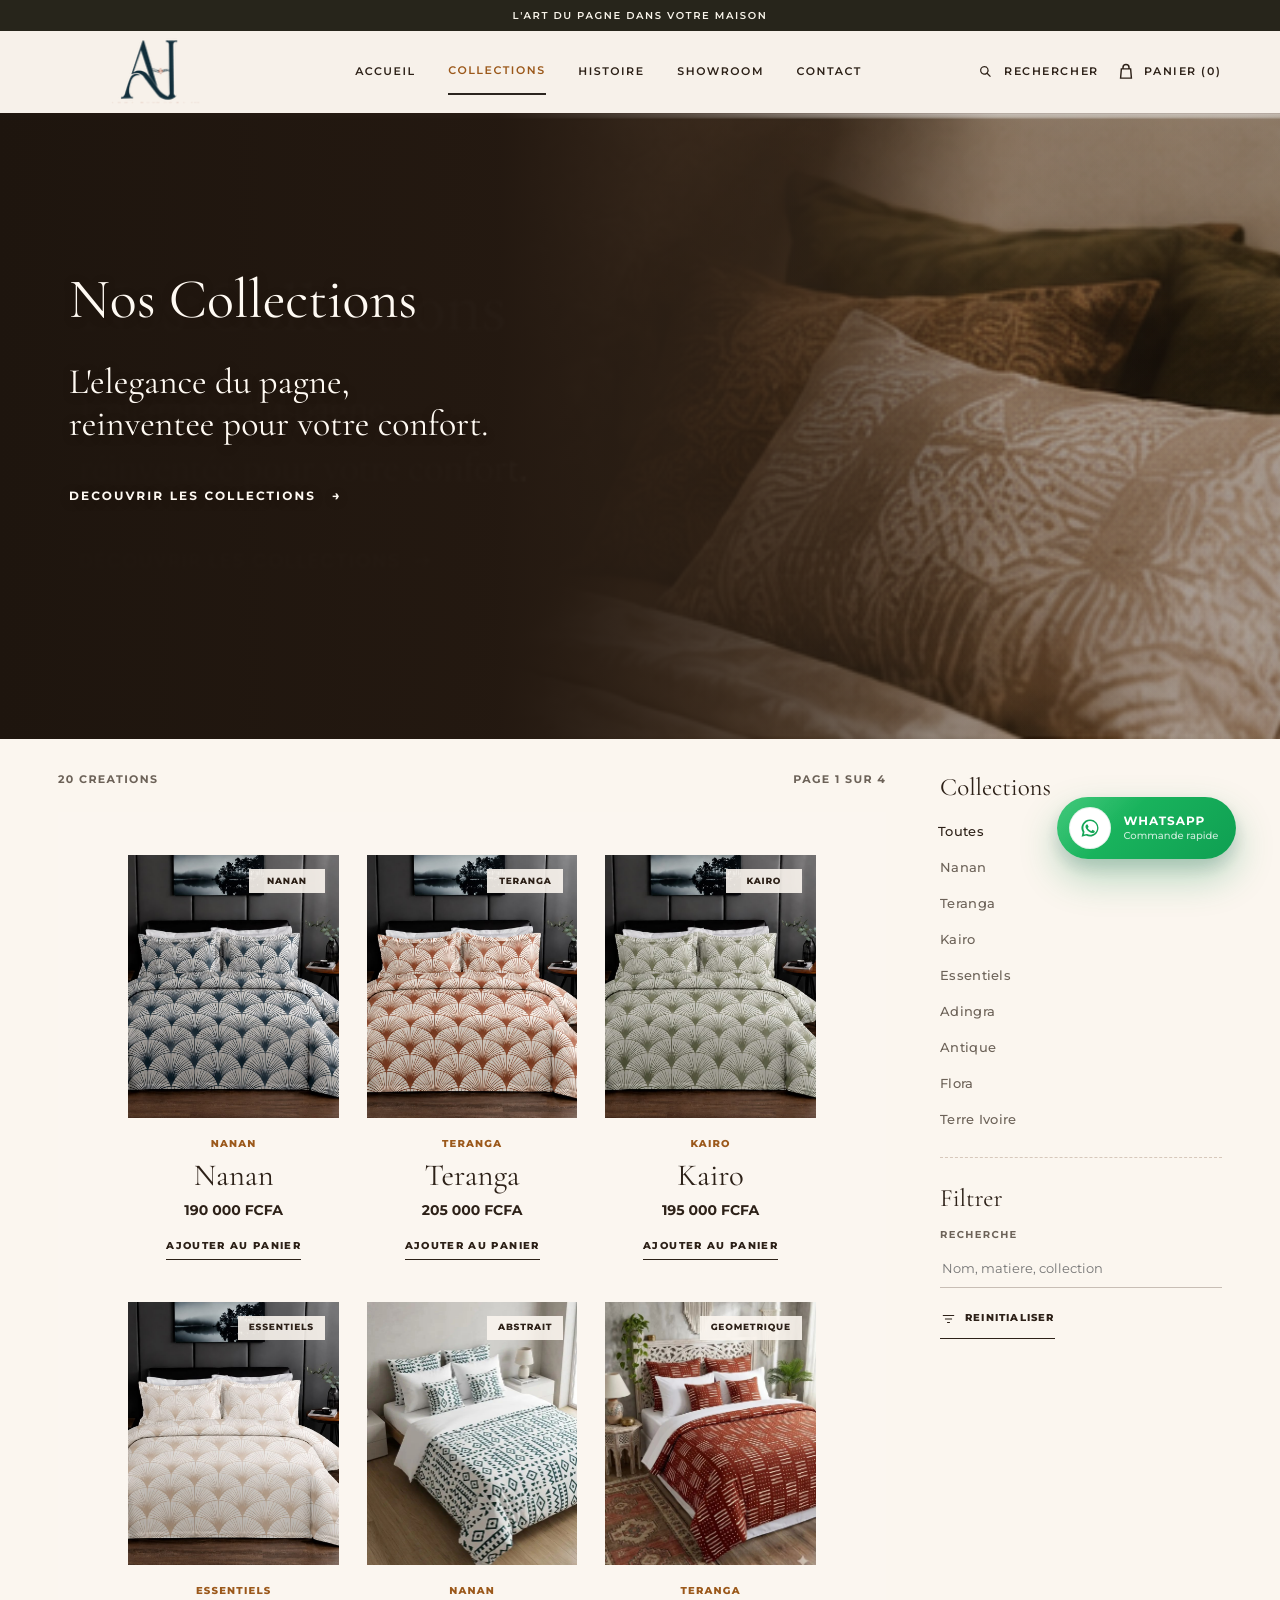
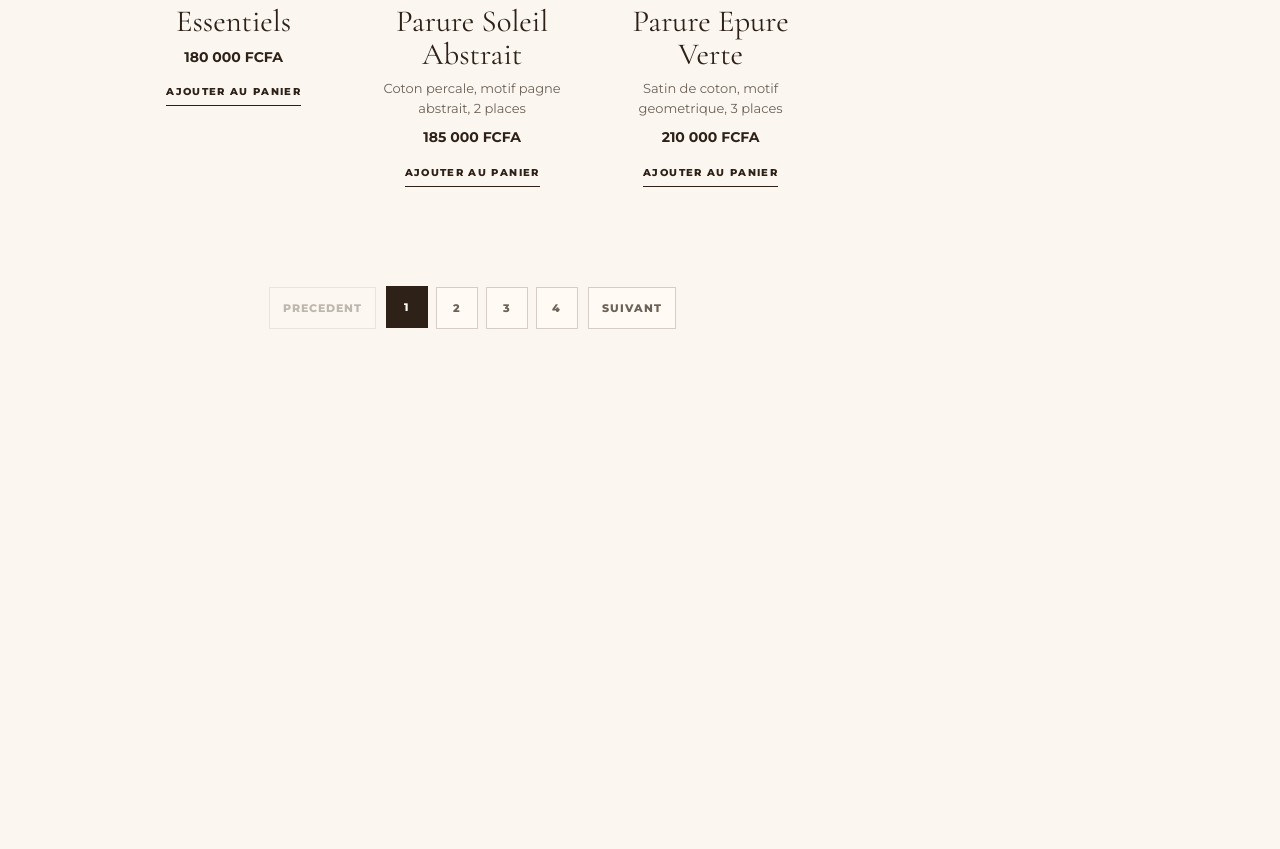
<file: collections.html>
<!doctype html>
<html lang="fr">
<head>
  <meta charset="utf-8">
  <meta name="viewport" content="width=device-width, initial-scale=1">
  <title>Nos Collections - Aliagui Home</title>
  <link rel="stylesheet" href="styles.css">
  <link rel="stylesheet" href="overrides.css">
</head>
<body>
  <div class="page">
    <div class="top-strip">L'art du pagne dans votre maison</div>

    <header class="site-header site-header--solid">
      <div class="header-inner">
        <a class="brand" href="index.html" aria-label="Aliagui Home">
          <img class="brand-logo" src="assets/img/logo.png" alt="Aliagui Home">
        </a>

        <nav id="main-navigation" class="main-nav" aria-label="Navigation principale">
          <a href="index.html">Accueil</a>
          <a href="collections.html" aria-current="page">Collections</a>
          <a href="histoire.html">Histoire</a>
          <a href="showroom.html">Showroom</a>
          <a href="contact.html">Contact</a>
        </nav>

        <div class="header-actions">
          <button class="header-action search-action" type="button" aria-label="Rechercher">
            <svg viewBox="0 0 24 24" aria-hidden="true"><path fill="currentColor" d="M9.8 4a5.8 5.8 0 0 1 4.56 9.38l4.16 4.15-1.14 1.15-4.16-4.16A5.8 5.8 0 1 1 9.8 4Zm0 1.7a4.1 4.1 0 1 0 0 8.2 4.1 4.1 0 0 0 0-8.2Z"/></svg>
            <span>Rechercher</span>
          </button>
          <button class="header-action cart-action" type="button" aria-label="Ouvrir le panier">
            <svg viewBox="0 0 24 24" aria-hidden="true"><path fill="currentColor" d="M7 7V6a5 5 0 0 1 10 0v1h2.05l1.2 14H3.75L4.95 7H7Zm2 0h6V6a3 3 0 0 0-6 0v1ZM6.7 8.7 5.82 19.3h12.36L17.3 8.7H6.7Z"/></svg>
            <span>Panier (2)</span>
            <span class="cart-badge" aria-hidden="true">2</span>
          </button>
          <button class="icon-button menu-toggle" type="button" aria-label="Ouvrir le menu" aria-controls="mobile-menu-drawer" aria-expanded="false"></button>
        </div>
      </div>
    </header>

    <main>
      <section class="visual-hero hero-collections" aria-labelledby="collections-title">
        <img class="hero-image" src="assets/hero-collections.png" alt="">
        <div class="hero-copy">
          <h1 id="collections-title">Nos Collections</h1>
          <p>L'elegance du pagne,<br>reinventee pour votre confort.</p>
          <a class="hero-cta" href="#collection-product-grid">Decouvrir les collections</a>
        </div>
      </section>

      <section class="catalog-section" aria-label="Liste des collections">
        <div class="catalog-layout">
          <div class="catalog-products">
            <div class="catalog-head">
              <p id="catalog-count">0 creation</p>
              <p id="catalog-page-status">Page 1 sur 1</p>
            </div>
            <div class="collection-grid catalog-grid" id="collection-product-grid" aria-live="polite"></div>
            <p class="catalog-empty" id="collection-empty" hidden>Aucune creation ne correspond a ces filtres.</p>
            <nav class="catalog-pagination" aria-label="Pagination des collections">
              <button class="page-btn prev-page" type="button" aria-label="Page precedente">Precedent</button>
              <div class="page-numbers" id="collection-page-numbers"></div>
              <button class="page-btn next-page" type="button" aria-label="Page suivante">Suivant</button>
            </nav>
          </div>

          <aside class="catalog-filters" aria-label="Filtres collections" data-catalog-root>
            <div class="filter-section">
              <h2>Collections</h2>
              <div class="collection-filter-list" aria-label="Filtrer par collection">
                <button class="is-active" type="button" data-collection-filter="all">Toutes</button>
                <button type="button" data-collection-filter="nanan">Nanan</button>
                <button type="button" data-collection-filter="teranga">Teranga</button>
                <button type="button" data-collection-filter="kairo">Kairo</button>
                <button type="button" data-collection-filter="essentiels">Essentiels</button>
                <button type="button" data-collection-filter="adingra">Adingra</button>
                <button type="button" data-collection-filter="antique">Antique</button>
                <button type="button" data-collection-filter="flora">Flora</button>
                <button type="button" data-collection-filter="terreivoire">Terre Ivoire</button>
              </div>
            </div>

            <div class="filter-section">
              <h2>Filtrer</h2>
              <label class="search-filter-label">
                <span>Recherche</span>
                <input id="collection-search" type="search" placeholder="Nom, matiere, collection" autocomplete="off">
              </label>
              <button class="filter-button reset-catalog" type="button">
                <svg viewBox="0 0 24 24" aria-hidden="true">
                  <path fill="currentColor" d="M4 7h16v1.5H4V7Zm3 5h10v1.5H7V12Zm3 5h4v1.5h-4V17Z"/>
                </svg>
                <span>Reinitialiser</span>
              </button>
            </div>
          </aside>
        </div>
      </section>

      <section class="craft-banner" aria-labelledby="craft-title">
        <div class="craft-copy">
          <span class="round-icon" aria-hidden="true">
            <svg viewBox="0 0 24 24">
              <path fill="none" stroke="currentColor" stroke-width="1.4" d="M12 4v5m0 6v5M7 7l3 3m4 4 3 3m0-10-3 3m-4 4-3 3"/>
              <circle cx="12" cy="12" r="3.2" fill="none" stroke="currentColor" stroke-width="1.4"/>
            </svg>
          </span>
          <div>
            <h2 id="craft-title">Chaque detail<br>raconte une histoire.</h2>
            <a class="text-link" href="histoire.html">Voir notre savoir-faire</a>
          </div>
        </div>
        <img class="craft-pattern" src="assets/pattern-collections.png" alt="">
      </section>
    </main>

    <footer class="mini-footer">
      <div class="footer-item">
        <svg viewBox="0 0 24 24" aria-hidden="true"><path fill="none" stroke="currentColor" stroke-width="1.5" d="M4 11h13v8H4v-8Zm13 3h2.3l1.7 2.2V19h-4v-5ZM7 11V8.5h7V11M7.5 19.5a1.5 1.5 0 1 0 0-3 1.5 1.5 0 0 0 0 3Zm11 0a1.5 1.5 0 1 0 0-3 1.5 1.5 0 0 0 0 3Z"/></svg>
        <div><h2>Livraison Express</h2><p>en 48h partout en Cote d'Ivoire</p></div>
      </div>
      <div class="footer-item">
        <svg viewBox="0 0 24 24" aria-hidden="true"><path fill="none" stroke="currentColor" stroke-width="1.5" d="M3 7h18v11H3V7Zm0 4h18M6 15h4"/></svg>
        <div><h2>Paiement securise</h2><p>Visa, Mastercard, Orange Money</p></div>
      </div>
      <div class="footer-item">
        <svg viewBox="0 0 24 24" aria-hidden="true"><path fill="none" stroke="currentColor" stroke-width="1.5" d="M6 10a6 6 0 0 1 12 0v3a3 3 0 0 1-3 3h-2m-7-6H4v5h2v-5Zm12 0h2v5h-2v-5Z"/></svg>
        <div><h2>Service Client</h2><p>Disponible 7j/7</p></div>
      </div>
      <div class="footer-ah">ALIAGUI HOME</div>
    </footer>
  </div>

  <div class="overlay" hidden></div>

  <a class="whatsapp-float" href="https://wa.me/2250707070707?text=Bonjour%20Aliagui%20Home%2C%20je%20souhaite%20avoir%20des%20informations." target="_blank" rel="noopener noreferrer" aria-label="Contacter Aliagui Home sur WhatsApp">
    <span class="whatsapp-float__icon" aria-hidden="true">
      <svg viewBox="0 0 32 32" focusable="false">
        <path fill="currentColor" d="M16.03 4.5A11.4 11.4 0 0 0 6.2 21.68L4.8 27.5l5.96-1.35A11.42 11.42 0 1 0 16.03 4.5Zm0 2.05a9.37 9.37 0 0 1 7.9 14.42 9.35 9.35 0 0 1-11.9 3.13l-.41-.21-3.74.85.88-3.62-.25-.43a9.34 9.34 0 0 1 7.52-14.14Zm-4.2 4.8c-.2 0-.53.07-.8.37-.28.31-1.06 1.04-1.06 2.54 0 1.5 1.09 2.95 1.24 3.15.15.2 2.1 3.36 5.2 4.58 2.58 1.02 3.11.82 3.67.77.56-.05 1.8-.74 2.05-1.45.25-.71.25-1.32.18-1.45-.08-.13-.28-.2-.58-.35-.31-.15-1.8-.89-2.08-.99-.28-.1-.48-.15-.68.15-.2.3-.78.98-.96 1.18-.18.2-.35.23-.66.08-.3-.15-1.29-.48-2.46-1.52-.91-.81-1.52-1.81-1.7-2.11-.18-.3-.02-.47.13-.62.13-.13.3-.35.46-.53.15-.18.2-.31.3-.51.1-.2.05-.38-.03-.53-.08-.15-.68-1.64-.93-2.24-.25-.58-.5-.5-.68-.51h-.58Z"/>
      </svg>
    </span>
    <span class="whatsapp-float__text">
      <strong>WhatsApp</strong>
      <span>Commande rapide</span>
    </span>
  </a>

  <aside id="mobile-menu-drawer" class="drawer menu-drawer" aria-label="Menu mobile" hidden>
    <button class="icon-button drawer-close x-icon" type="button" aria-label="Fermer le menu"></button>
    <h2>Menu</h2>
    <nav aria-label="Navigation mobile">
      <a href="index.html">Accueil</a>
      <a href="collections.html" aria-current="page">Collections</a>
      <a href="histoire.html">Histoire</a>
      <a href="showroom.html">Showroom</a>
      <a href="contact.html">Contact</a>
    </nav>
    <p class="drawer-note">Des draps en pagne et du linge de lit concus pour donner a la maison une memoire douce et contemporaine.</p>
  </aside>

  <aside class="drawer search-drawer" aria-label="Recherche" hidden>
    <button class="icon-button drawer-close x-icon" type="button" aria-label="Fermer la recherche"></button>
    <h2>Rechercher</h2>
    <input type="search" placeholder="Draps, collections, showroom" aria-label="Recherche">
    <ul class="search-suggestions">
      <li><a href="collections.html">Parures en pagne</a></li>
      <li><a href="histoire.html">Notre histoire</a></li>
      <li><a href="showroom.html">Prendre rendez-vous</a></li>
    </ul>
  </aside>

  <aside class="drawer cart-drawer" aria-label="Panier" hidden>
    <button class="icon-button drawer-close x-icon" type="button" aria-label="Fermer le panier"></button>
    <h2>Panier</h2>
    <ul class="cart-list"></ul>
    <p class="drawer-note">Votre panier est une demonstration interactive pour cette maquette.</p>
  </aside>
  <script src="interactions.js"></script>
</body>
</html>
</file>
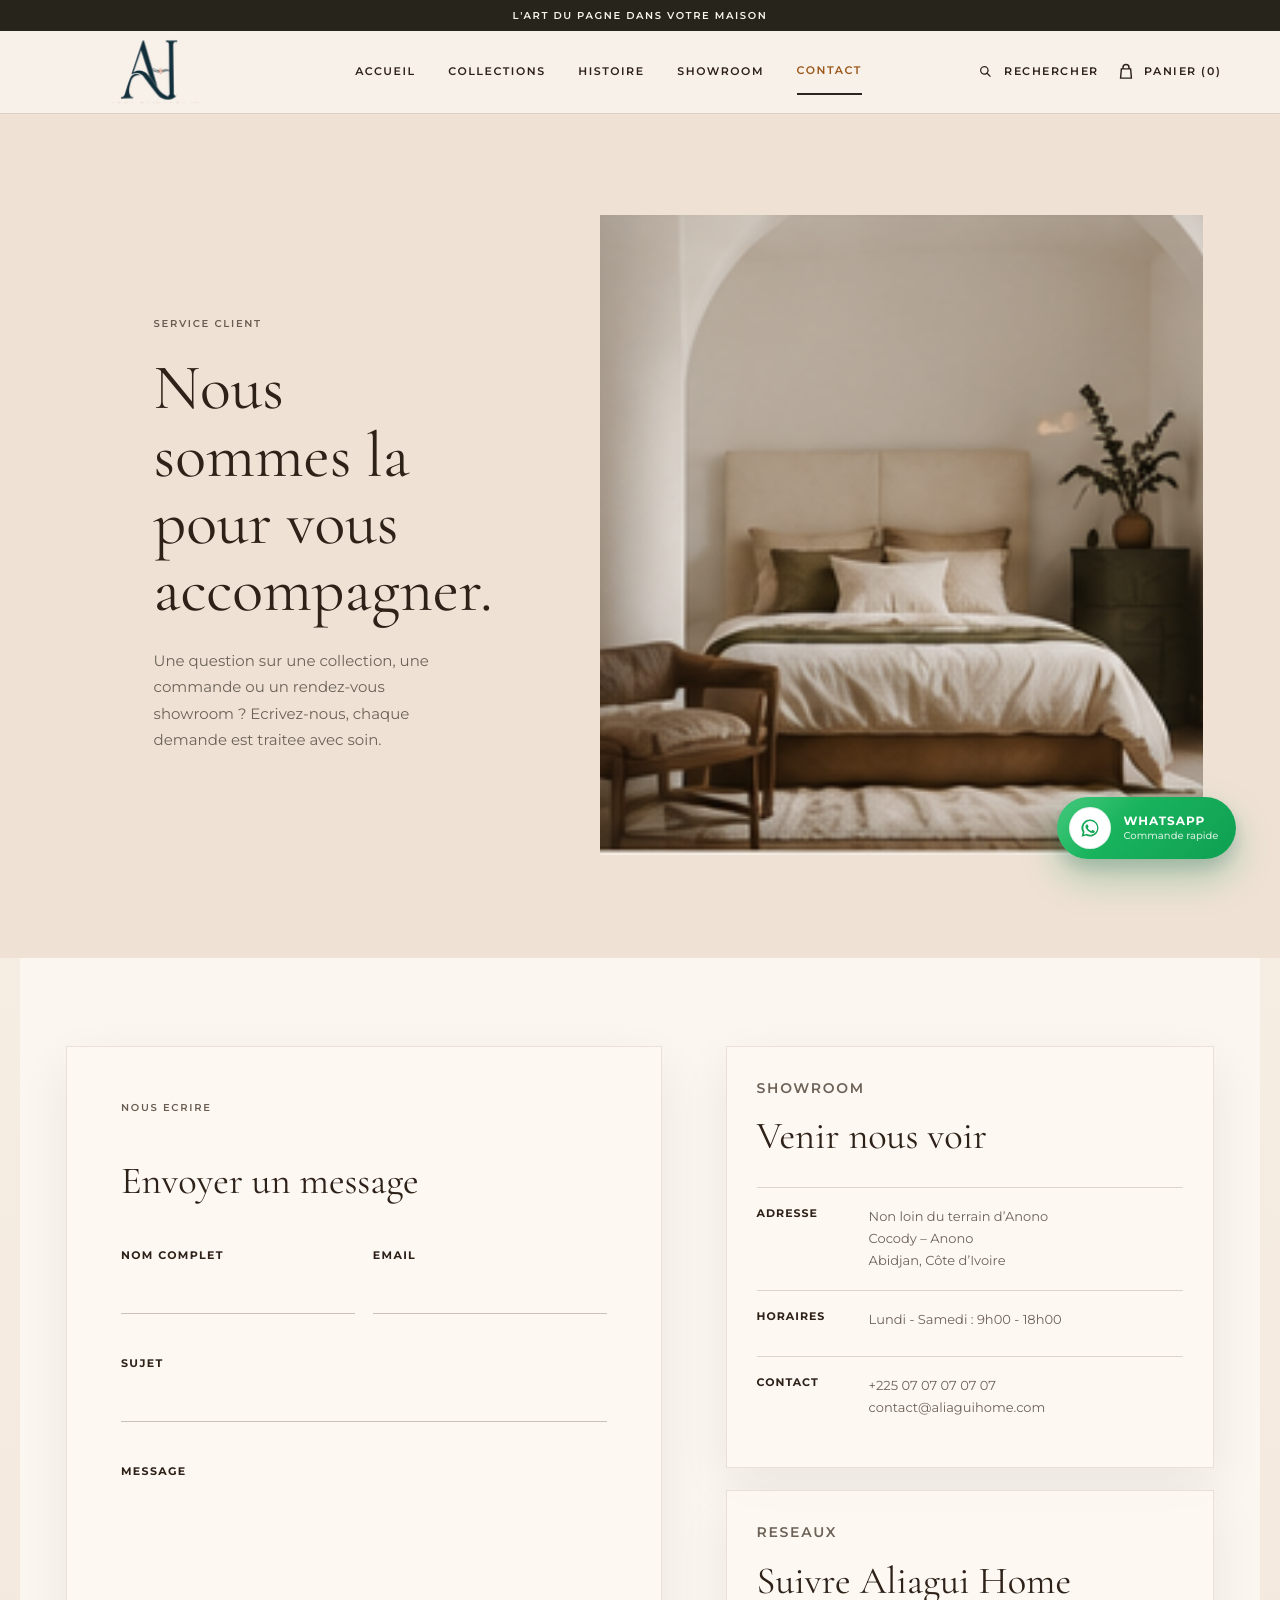
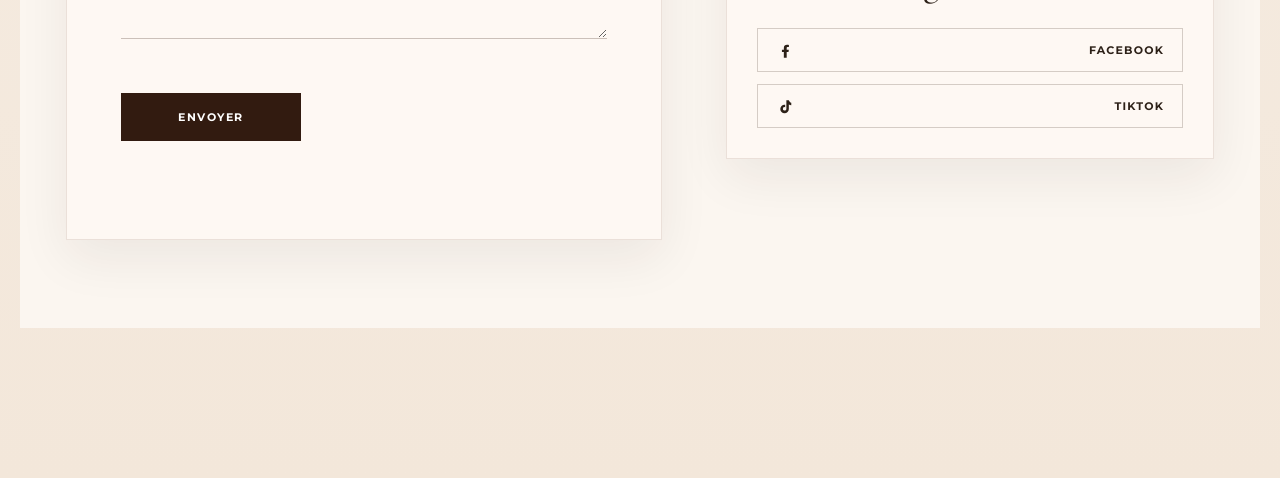
<file: contact.html>
<!doctype html>
<html lang="fr">
<head>
  <meta charset="utf-8">
  <meta name="viewport" content="width=device-width, initial-scale=1">
  <title>Contact - Aliagui Home</title>
  <link rel="stylesheet" href="styles.css">
  <link rel="stylesheet" href="overrides.css">
</head>
<body>
  <div class="page contact-page">
    <div class="top-strip">L'art du pagne dans votre maison</div>

    <header class="site-header site-header--solid">
      <div class="header-inner">
        <a class="brand" href="index.html" aria-label="Aliagui Home">
          <img class="brand-logo" src="assets/img/logo.png" alt="Aliagui Home">
        </a>

        <nav id="main-navigation" class="main-nav" aria-label="Navigation principale">
          <a href="index.html">Accueil</a>
          <a href="collections.html">Collections</a>
          <a href="histoire.html">Histoire</a>
          <a href="showroom.html">Showroom</a>
          <a href="contact.html" aria-current="page">Contact</a>
        </nav>

        <div class="header-actions">
          <button class="header-action search-action" type="button" aria-label="Rechercher">
            <svg viewBox="0 0 24 24" aria-hidden="true"><path fill="currentColor" d="M9.8 4a5.8 5.8 0 0 1 4.56 9.38l4.16 4.15-1.14 1.15-4.16-4.16A5.8 5.8 0 1 1 9.8 4Zm0 1.7a4.1 4.1 0 1 0 0 8.2 4.1 4.1 0 0 0 0-8.2Z"/></svg>
            <span>Rechercher</span>
          </button>
          <button class="header-action cart-action" type="button" aria-label="Ouvrir le panier">
            <svg viewBox="0 0 24 24" aria-hidden="true"><path fill="currentColor" d="M7 7V6a5 5 0 0 1 10 0v1h2.05l1.2 14H3.75L4.95 7H7Zm2 0h6V6a3 3 0 0 0-6 0v1ZM6.7 8.7 5.82 19.3h12.36L17.3 8.7H6.7Z"/></svg>
            <span>Panier (2)</span>
            <span class="cart-badge" aria-hidden="true">2</span>
          </button>
          <button class="icon-button menu-toggle" type="button" aria-label="Ouvrir le menu" aria-controls="mobile-menu-drawer" aria-expanded="false"></button>
        </div>
      </div>
    </header>

    <main>
      <section class="contact-hero-section">
        <div class="contact-hero-copy">
          <p class="eyebrow">Service client</p>
          <h1>Nous sommes la pour vous accompagner.</h1>
          <p>Une question sur une collection, une commande ou un rendez-vous showroom ? Ecrivez-nous, chaque demande est traitee avec soin.</p>
        </div>
        <img src="assets/showroom-bed.png" alt="Lit Aliagui Home dans une chambre claire">
      </section>

      <section class="contact-content section" aria-label="Contact Aliagui Home">
        <form class="contact-form-panel" data-search="message nom email commande rendez-vous showroom collection">
          <p class="eyebrow">Nous ecrire</p>
          <h2>Envoyer un message</h2>
          <div class="form-row">
            <label>
              <span>Nom complet</span>
              <input type="text" name="name" autocomplete="name" required>
            </label>
            <label>
              <span>Email</span>
              <input type="email" name="email" autocomplete="email" required>
            </label>
          </div>
          <label>
            <span>Sujet</span>
            <input type="text" name="subject" required>
          </label>
          <label>
            <span>Message</span>
            <textarea name="message" rows="6" required></textarea>
          </label>
          <button class="send-button" type="submit">Envoyer</button>
          <p class="form-message" aria-live="polite"></p>
        </form>

        <aside class="contact-side">
          <section class="contact-card" data-search="showroom rendez-vous adresse abidjan">
            <p class="eyebrow">Showroom</p>
            <h2>Venir nous voir</h2>
            <dl>
              <div>
                <dt>Adresse</dt>
                <dd>Non loin du terrain d’Anono<br>Cocody – Anono<br>Abidjan, Côte d’Ivoire</dd>
              </div>
              <div>
                <dt>Horaires</dt>
                <dd>Lundi - Samedi : 9h00 - 18h00</dd>
              </div>
              <div>
                <dt>Contact</dt>
                <dd>+225 07 07 07 07 07<br>contact@aliaguihome.com</dd>
              </div>
            </dl>
          </section>

          <section class="contact-card social-card" data-search="facebook tiktok reseaux sociaux">
            <p class="eyebrow">Reseaux</p>
            <h2>Suivre Aliagui Home</h2>
            <div class="social-actions">
              <a class="social-button" href="https://www.facebook.com/Sublimeroum/?locale=fr_FR" target="_blank" rel="noopener noreferrer" aria-label="Facebook">
                <svg viewBox="0 0 24 24" aria-hidden="true"><path fill="currentColor" d="M13.5 21v-7h2.3l.4-3h-2.7V9.1c0-.9.2-1.5 1.5-1.5h1.3V4.9c-.6-.1-1.4-.2-2.4-.2-2.4 0-4 1.5-4 4.1V11H7.5v3h2.4v7h3.6Z"/></svg>
                <span>Facebook</span>
              </a>
              <a class="social-button" href="https://www.tiktok.com/@sublimeroom" target="_blank" rel="noopener noreferrer" aria-label="TikTok">
                <svg viewBox="0 0 24 24" aria-hidden="true"><path fill="currentColor" d="M16.2 4.1c.5 1.5 1.6 2.7 3.1 3.2v3.1c-1.1 0-2.2-.3-3.1-.9v5.6a5.4 5.4 0 1 1-5.4-5.4h.8v3.2a2.2 2.2 0 1 0 1.5 2.1V4.1h3.1Z"/></svg>
                <span>TikTok</span>
              </a>
            </div>
          </section>
        </aside>
      </section>
    </main>

    <footer class="mini-footer">
      <div class="footer-item">
        <svg viewBox="0 0 24 24" aria-hidden="true"><path fill="none" stroke="currentColor" stroke-width="1.5" d="M4 11h13v8H4v-8Zm13 3h2.3l1.7 2.2V19h-4v-5ZM7 11V8.5h7V11M7.5 19.5a1.5 1.5 0 1 0 0-3 1.5 1.5 0 0 0 0 3Zm11 0a1.5 1.5 0 1 0 0-3 1.5 1.5 0 0 0 0 3Z"/></svg>
        <div><h2>Livraison Express</h2><p>en 48h partout en Cote d'Ivoire</p></div>
      </div>
      <div class="footer-item">
        <svg viewBox="0 0 24 24" aria-hidden="true"><path fill="none" stroke="currentColor" stroke-width="1.5" d="M3 7h18v11H3V7Zm0 4h18M6 15h4"/></svg>
        <div><h2>Paiement securise</h2><p>Visa, Mastercard, Orange Money</p></div>
      </div>
      <div class="footer-item">
        <svg viewBox="0 0 24 24" aria-hidden="true"><path fill="none" stroke="currentColor" stroke-width="1.5" d="M6 10a6 6 0 0 1 12 0v3a3 3 0 0 1-3 3h-2m-7-6H4v5h2v-5Zm12 0h2v5h-2v-5Z"/></svg>
        <div><h2>Service Client</h2><p>Disponible 7j/7</p></div>
      </div>
      <div class="footer-ah">ALIAGUI HOME</div>
    </footer>
  </div>

  <div class="overlay" hidden></div>

  <a class="whatsapp-float" href="https://wa.me/2250707070707?text=Bonjour%20Aliagui%20Home%2C%20je%20souhaite%20avoir%20des%20informations." target="_blank" rel="noopener noreferrer" aria-label="Contacter Aliagui Home sur WhatsApp">
    <span class="whatsapp-float__icon" aria-hidden="true">
      <svg viewBox="0 0 32 32" focusable="false">
        <path fill="currentColor" d="M16.03 4.5A11.4 11.4 0 0 0 6.2 21.68L4.8 27.5l5.96-1.35A11.42 11.42 0 1 0 16.03 4.5Zm0 2.05a9.37 9.37 0 0 1 7.9 14.42 9.35 9.35 0 0 1-11.9 3.13l-.41-.21-3.74.85.88-3.62-.25-.43a9.34 9.34 0 0 1 7.52-14.14Zm-4.2 4.8c-.2 0-.53.07-.8.37-.28.31-1.06 1.04-1.06 2.54 0 1.5 1.09 2.95 1.24 3.15.15.2 2.1 3.36 5.2 4.58 2.58 1.02 3.11.82 3.67.77.56-.05 1.8-.74 2.05-1.45.25-.71.25-1.32.18-1.45-.08-.13-.28-.2-.58-.35-.31-.15-1.8-.89-2.08-.99-.28-.1-.48-.15-.68.15-.2.3-.78.98-.96 1.18-.18.2-.35.23-.66.08-.3-.15-1.29-.48-2.46-1.52-.91-.81-1.52-1.81-1.7-2.11-.18-.3-.02-.47.13-.62.13-.13.3-.35.46-.53.15-.18.2-.31.3-.51.1-.2.05-.38-.03-.53-.08-.15-.68-1.64-.93-2.24-.25-.58-.5-.5-.68-.51h-.58Z"/>
      </svg>
    </span>
    <span class="whatsapp-float__text">
      <strong>WhatsApp</strong>
      <span>Commande rapide</span>
    </span>
  </a>

  <aside id="mobile-menu-drawer" class="drawer menu-drawer" aria-label="Menu mobile" hidden>
    <button class="icon-button drawer-close x-icon" type="button" aria-label="Fermer le menu"></button>
    <h2>Menu</h2>
    <nav aria-label="Navigation mobile">
      <a href="index.html">Accueil</a>
      <a href="collections.html">Collections</a>
      <a href="histoire.html">Histoire</a>
      <a href="showroom.html">Showroom</a>
      <a href="contact.html" aria-current="page">Contact</a>
    </nav>
    <p class="drawer-note">Des draps en pagne et du linge de lit concus pour donner a la maison une memoire douce et contemporaine.</p>
  </aside>

  <aside class="drawer search-drawer" aria-label="Recherche" hidden>
    <button class="icon-button drawer-close x-icon" type="button" aria-label="Fermer la recherche"></button>
    <h2>Rechercher</h2>
    <input type="search" placeholder="Draps, collections, showroom" aria-label="Recherche">
    <ul class="search-suggestions">
      <li><a href="collections.html">Parures en pagne</a></li>
      <li><a href="histoire.html">Notre histoire</a></li>
      <li><a href="showroom.html">Prendre rendez-vous</a></li>
    </ul>
  </aside>

  <aside class="drawer cart-drawer" aria-label="Panier" hidden>
    <button class="icon-button drawer-close x-icon" type="button" aria-label="Fermer le panier"></button>
    <h2>Panier</h2>
    <ul class="cart-list"></ul>
    <p class="drawer-note">Votre panier est une demonstration interactive pour cette maquette.</p>
  </aside>

  <script src="interactions.js"></script>
</body>
</html>
</file>
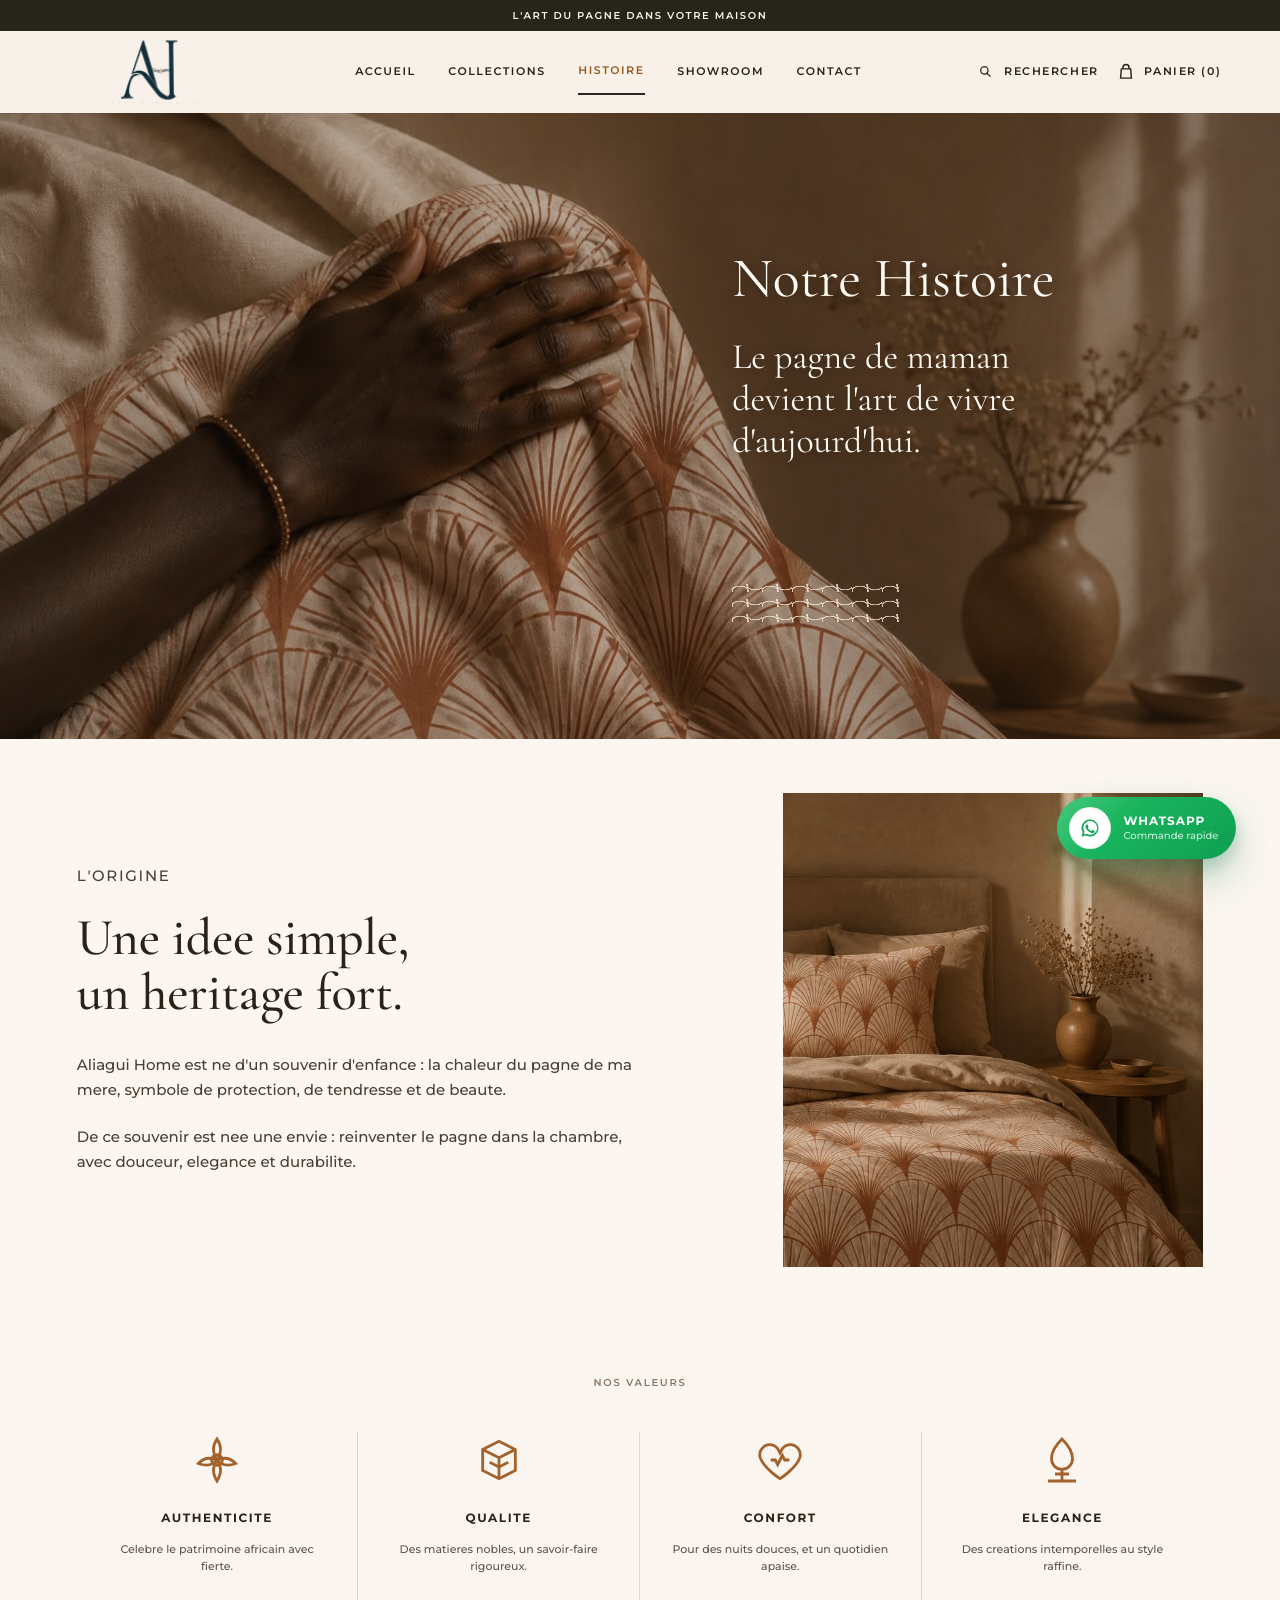
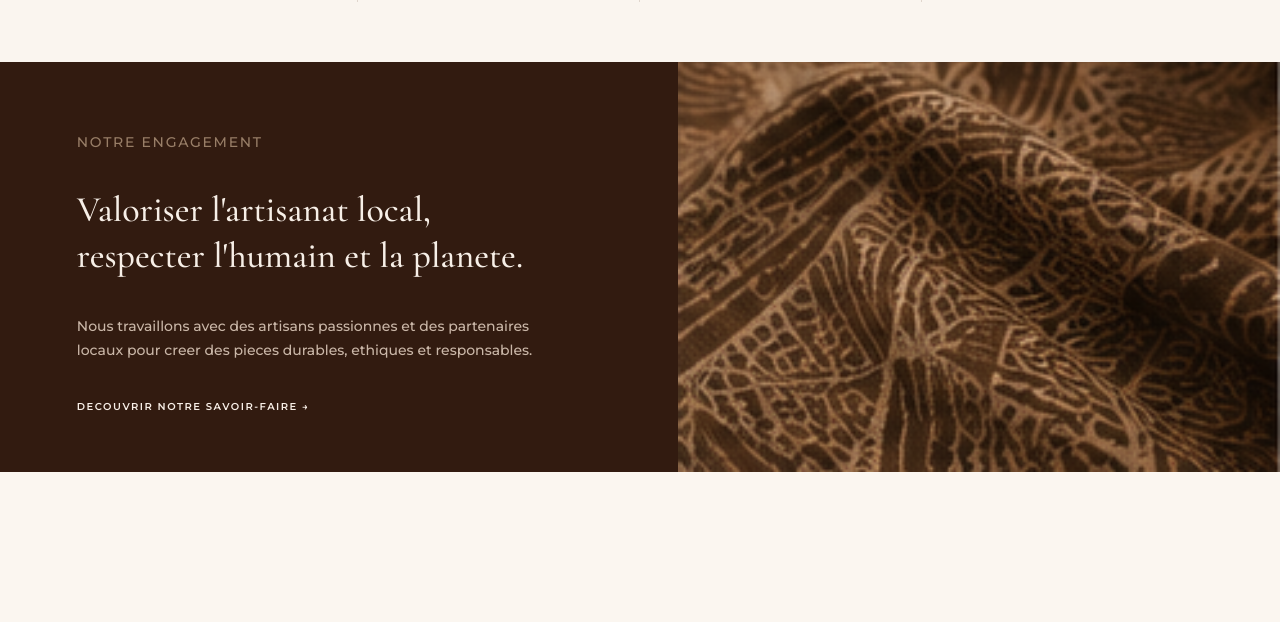
<file: histoire.html>
<!doctype html>
<html lang="fr">
<head>
  <meta charset="utf-8">
  <meta name="viewport" content="width=device-width, initial-scale=1">
  <title>Notre Histoire - Aliagui Home</title>
  <link rel="stylesheet" href="styles.css">
  <link rel="stylesheet" href="overrides.css">
</head>
<body>
  <div class="page">
    <div class="top-strip">L'art du pagne dans votre maison</div>

    <header class="site-header site-header--solid">
      <div class="header-inner">
        <a class="brand" href="index.html" aria-label="Aliagui Home">
          <img class="brand-logo" src="assets/img/logo.png" alt="Aliagui Home">
        </a>

        <nav id="main-navigation" class="main-nav" aria-label="Navigation principale">
          <a href="index.html">Accueil</a>
          <a href="collections.html">Collections</a>
          <a href="histoire.html" aria-current="page">Histoire</a>
          <a href="showroom.html">Showroom</a>
          <a href="contact.html">Contact</a>
        </nav>

        <div class="header-actions">
          <button class="header-action search-action" type="button" aria-label="Rechercher">
            <svg viewBox="0 0 24 24" aria-hidden="true"><path fill="currentColor" d="M9.8 4a5.8 5.8 0 0 1 4.56 9.38l4.16 4.15-1.14 1.15-4.16-4.16A5.8 5.8 0 1 1 9.8 4Zm0 1.7a4.1 4.1 0 1 0 0 8.2 4.1 4.1 0 0 0 0-8.2Z"/></svg>
            <span>Rechercher</span>
          </button>
          <button class="header-action cart-action" type="button" aria-label="Ouvrir le panier">
            <svg viewBox="0 0 24 24" aria-hidden="true"><path fill="currentColor" d="M7 7V6a5 5 0 0 1 10 0v1h2.05l1.2 14H3.75L4.95 7H7Zm2 0h6V6a3 3 0 0 0-6 0v1ZM6.7 8.7 5.82 19.3h12.36L17.3 8.7H6.7Z"/></svg>
            <span>Panier (2)</span>
            <span class="cart-badge" aria-hidden="true">2</span>
          </button>
          <button class="icon-button menu-toggle" type="button" aria-label="Ouvrir le menu" aria-controls="mobile-menu-drawer" aria-expanded="false"></button>
        </div>
      </div>
    </header>

    <main>
      <section class="visual-hero hero-history" aria-labelledby="history-title">
        <img class="hero-image" src="assets/hero-histoire-hd.jpeg" alt="">
        <div class="hero-copy">
          <h1 id="history-title">Notre Histoire</h1>
          <p>Le pagne de maman<br>devient l'art de vivre<br>d'aujourd'hui.</p>
          <span class="hero-wave" aria-hidden="true">
            <span></span>
            <span></span>
            <span></span>
          </span>
        </div>
      </section>

      <section class="origin-section section" aria-labelledby="origin-title">
        <div class="copy-block">
          <p class="eyebrow">L'origine</p>
          <h2 id="origin-title">Une idee simple,<br>un heritage fort.</h2>
          <p>Aliagui Home est ne d'un souvenir d'enfance : la chaleur du pagne de ma mere, symbole de protection, de tendresse et de beaute.</p>
          <p>De ce souvenir est nee une envie : reinventer le pagne dans la chambre, avec douceur, elegance et durabilite.</p>
        </div>
        <img class="origin-photo" src="assets/histoire-origin-hd.jpeg" alt="Lit dans une chambre aux tons chauds">
      </section>

      <section class="values-section" aria-labelledby="values-title">
        <p class="eyebrow" id="values-title">Nos valeurs</p>
        <div class="values-grid">
          <article class="value">
            <svg viewBox="0 0 24 24" aria-hidden="true">
              <path fill="none" stroke="currentColor" stroke-width="1.2" d="M12 3c2 3.1 2 5.5 0 9-2-3.5-2-5.9 0-9Zm0 9c3.3-1.4 5.8-.9 8 1.5-3.7 1.4-6.1.9-8-1.5Zm0 0c-1.9 2.4-4.3 2.9-8 1.5 2.2-2.4 4.7-2.9 8-1.5Zm0 0c2 3.1 2 5.5 0 9-2-3.5-2-5.9 0-9Z"/>
              <circle cx="12" cy="12" r="2.3" fill="none" stroke="currentColor" stroke-width="1.2"/>
            </svg>
            <h3>Authenticite</h3>
            <p>Celebre le patrimoine africain avec fierte.</p>
          </article>
          <article class="value">
            <svg viewBox="0 0 24 24" aria-hidden="true">
              <path fill="none" stroke="currentColor" stroke-width="1.2" d="M5 7.5 12 4l7 3.5v9L12 20l-7-3.5v-9Zm0 0 7 3.5 7-3.5M12 11v9"/>
              <path fill="none" stroke="currentColor" stroke-width="1.2" d="m8 13 4 2 4-2"/>
            </svg>
            <h3>Qualite</h3>
            <p>Des matieres nobles, un savoir-faire rigoureux.</p>
          </article>
          <article class="value">
            <svg viewBox="0 0 24 24" aria-hidden="true">
              <path fill="none" stroke="currentColor" stroke-width="1.2" d="M12 20s-7-4.5-8.5-9A4.3 4.3 0 0 1 11 7.1L12 9l1-1.9A4.3 4.3 0 0 1 20.5 11C19 15.5 12 20 12 20Z"/>
              <path fill="none" stroke="currentColor" stroke-width="1.2" d="M8 12h2l1 2 2-4 1 2h2"/>
            </svg>
            <h3>Confort</h3>
            <p>Pour des nuits douces, et un quotidien apaise.</p>
          </article>
          <article class="value">
            <svg viewBox="0 0 24 24" aria-hidden="true">
              <path fill="none" stroke="currentColor" stroke-width="1.2" d="M12 3c3 3 4.5 5.8 4.5 8.4A4.5 4.5 0 0 1 12 16a4.5 4.5 0 0 1-4.5-4.6C7.5 8.8 9 6 12 3Zm0 13v5M6 21h12M9 18h6"/>
            </svg>
            <h3>Elegance</h3>
            <p>Des creations intemporelles au style raffine.</p>
          </article>
        </div>
      </section>

      <section class="commitment-banner" aria-labelledby="commitment-title">
        <div class="commitment-copy">
          <p class="eyebrow">Notre engagement</p>
          <h2 id="commitment-title">Valoriser l'artisanat local,<br>respecter l'humain et la planete.</h2>
          <p>Nous travaillons avec des artisans passionnes et des partenaires locaux pour creer des pieces durables, ethiques et responsables.</p>
          <a class="text-link" href="showroom.html">Decouvrir notre savoir-faire</a>
        </div>
        <img src="assets/histoire-commitment.png" alt="Tissu pagne brun avec motifs">
      </section>
    </main>

    <footer class="mini-footer">
      <div class="footer-item">
        <svg viewBox="0 0 24 24" aria-hidden="true"><path fill="none" stroke="currentColor" stroke-width="1.5" d="M4 11h13v8H4v-8Zm13 3h2.3l1.7 2.2V19h-4v-5ZM7 11V8.5h7V11M7.5 19.5a1.5 1.5 0 1 0 0-3 1.5 1.5 0 0 0 0 3Zm11 0a1.5 1.5 0 1 0 0-3 1.5 1.5 0 0 0 0 3Z"/></svg>
        <div><h2>Livraison Express</h2><p>en 48h partout en Cote d'Ivoire</p></div>
      </div>
      <div class="footer-item">
        <svg viewBox="0 0 24 24" aria-hidden="true"><path fill="none" stroke="currentColor" stroke-width="1.5" d="M3 7h18v11H3V7Zm0 4h18M6 15h4"/></svg>
        <div><h2>Paiement securise</h2><p>Visa, Mastercard, Orange Money</p></div>
      </div>
      <div class="footer-item">
        <svg viewBox="0 0 24 24" aria-hidden="true"><path fill="none" stroke="currentColor" stroke-width="1.5" d="M6 10a6 6 0 0 1 12 0v3a3 3 0 0 1-3 3h-2m-7-6H4v5h2v-5Zm12 0h2v5h-2v-5Z"/></svg>
        <div><h2>Service Client</h2><p>Disponible 7j/7</p></div>
      </div>
      <div class="footer-ah">ALIAGUI HOME</div>
    </footer>
  </div>

  <div class="overlay" hidden></div>

  <a class="whatsapp-float" href="https://wa.me/2250707070707?text=Bonjour%20Aliagui%20Home%2C%20je%20souhaite%20avoir%20des%20informations." target="_blank" rel="noopener noreferrer" aria-label="Contacter Aliagui Home sur WhatsApp">
    <span class="whatsapp-float__icon" aria-hidden="true">
      <svg viewBox="0 0 32 32" focusable="false">
        <path fill="currentColor" d="M16.03 4.5A11.4 11.4 0 0 0 6.2 21.68L4.8 27.5l5.96-1.35A11.42 11.42 0 1 0 16.03 4.5Zm0 2.05a9.37 9.37 0 0 1 7.9 14.42 9.35 9.35 0 0 1-11.9 3.13l-.41-.21-3.74.85.88-3.62-.25-.43a9.34 9.34 0 0 1 7.52-14.14Zm-4.2 4.8c-.2 0-.53.07-.8.37-.28.31-1.06 1.04-1.06 2.54 0 1.5 1.09 2.95 1.24 3.15.15.2 2.1 3.36 5.2 4.58 2.58 1.02 3.11.82 3.67.77.56-.05 1.8-.74 2.05-1.45.25-.71.25-1.32.18-1.45-.08-.13-.28-.2-.58-.35-.31-.15-1.8-.89-2.08-.99-.28-.1-.48-.15-.68.15-.2.3-.78.98-.96 1.18-.18.2-.35.23-.66.08-.3-.15-1.29-.48-2.46-1.52-.91-.81-1.52-1.81-1.7-2.11-.18-.3-.02-.47.13-.62.13-.13.3-.35.46-.53.15-.18.2-.31.3-.51.1-.2.05-.38-.03-.53-.08-.15-.68-1.64-.93-2.24-.25-.58-.5-.5-.68-.51h-.58Z"/>
      </svg>
    </span>
    <span class="whatsapp-float__text">
      <strong>WhatsApp</strong>
      <span>Commande rapide</span>
    </span>
  </a>

  <aside id="mobile-menu-drawer" class="drawer menu-drawer" aria-label="Menu mobile" hidden>
    <button class="icon-button drawer-close x-icon" type="button" aria-label="Fermer le menu"></button>
    <h2>Menu</h2>
    <nav aria-label="Navigation mobile">
      <a href="index.html">Accueil</a>
      <a href="collections.html">Collections</a>
      <a href="histoire.html" aria-current="page">Histoire</a>
      <a href="showroom.html">Showroom</a>
      <a href="contact.html">Contact</a>
    </nav>
    <p class="drawer-note">Des draps en pagne et du linge de lit concus pour donner a la maison une memoire douce et contemporaine.</p>
  </aside>

  <aside class="drawer search-drawer" aria-label="Recherche" hidden>
    <button class="icon-button drawer-close x-icon" type="button" aria-label="Fermer la recherche"></button>
    <h2>Rechercher</h2>
    <input type="search" placeholder="Draps, collections, showroom" aria-label="Recherche">
    <ul class="search-suggestions">
      <li><a href="collections.html">Parures en pagne</a></li>
      <li><a href="histoire.html">Notre histoire</a></li>
      <li><a href="showroom.html">Prendre rendez-vous</a></li>
    </ul>
  </aside>

  <aside class="drawer cart-drawer" aria-label="Panier" hidden>
    <button class="icon-button drawer-close x-icon" type="button" aria-label="Fermer le panier"></button>
    <h2>Panier</h2>
    <ul class="cart-list"></ul>
    <p class="drawer-note">Votre panier est une demonstration interactive pour cette maquette.</p>
  </aside>
  <script src="interactions.js"></script>
</body>
</html>
</file>
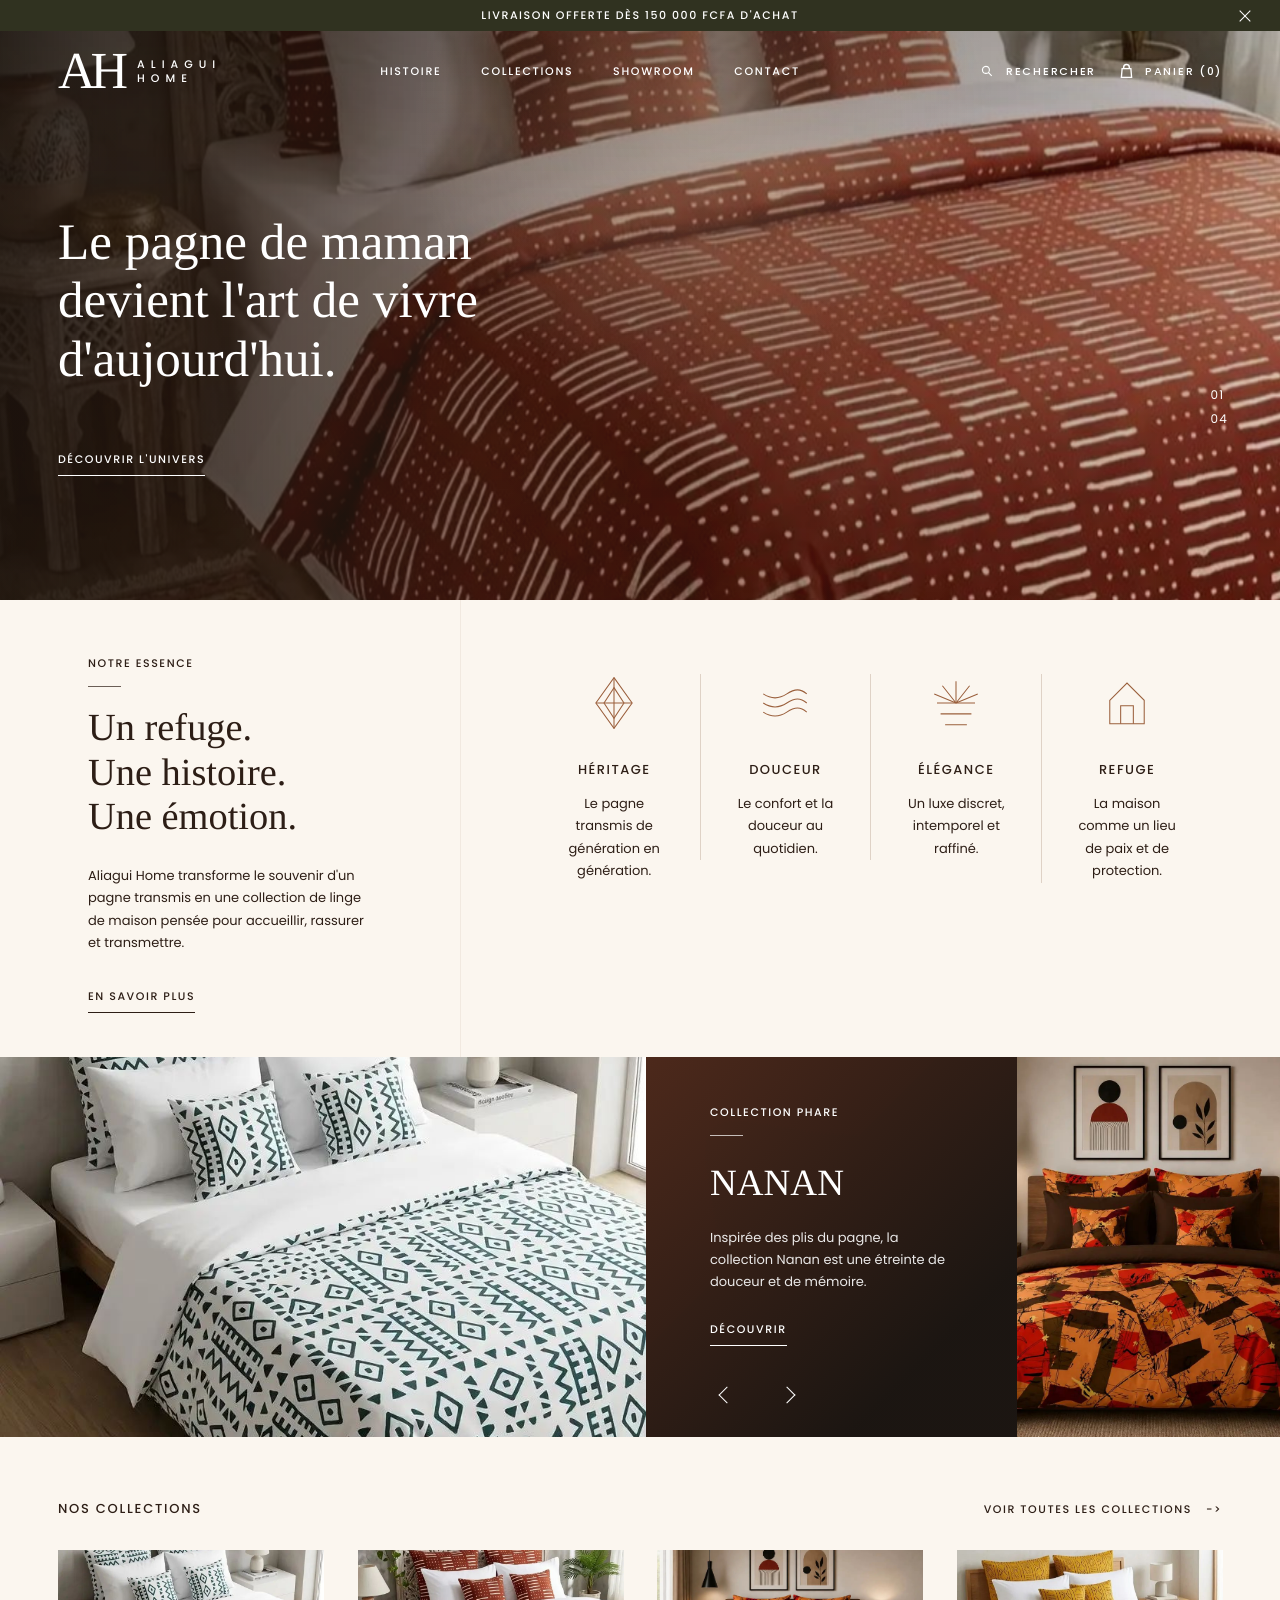
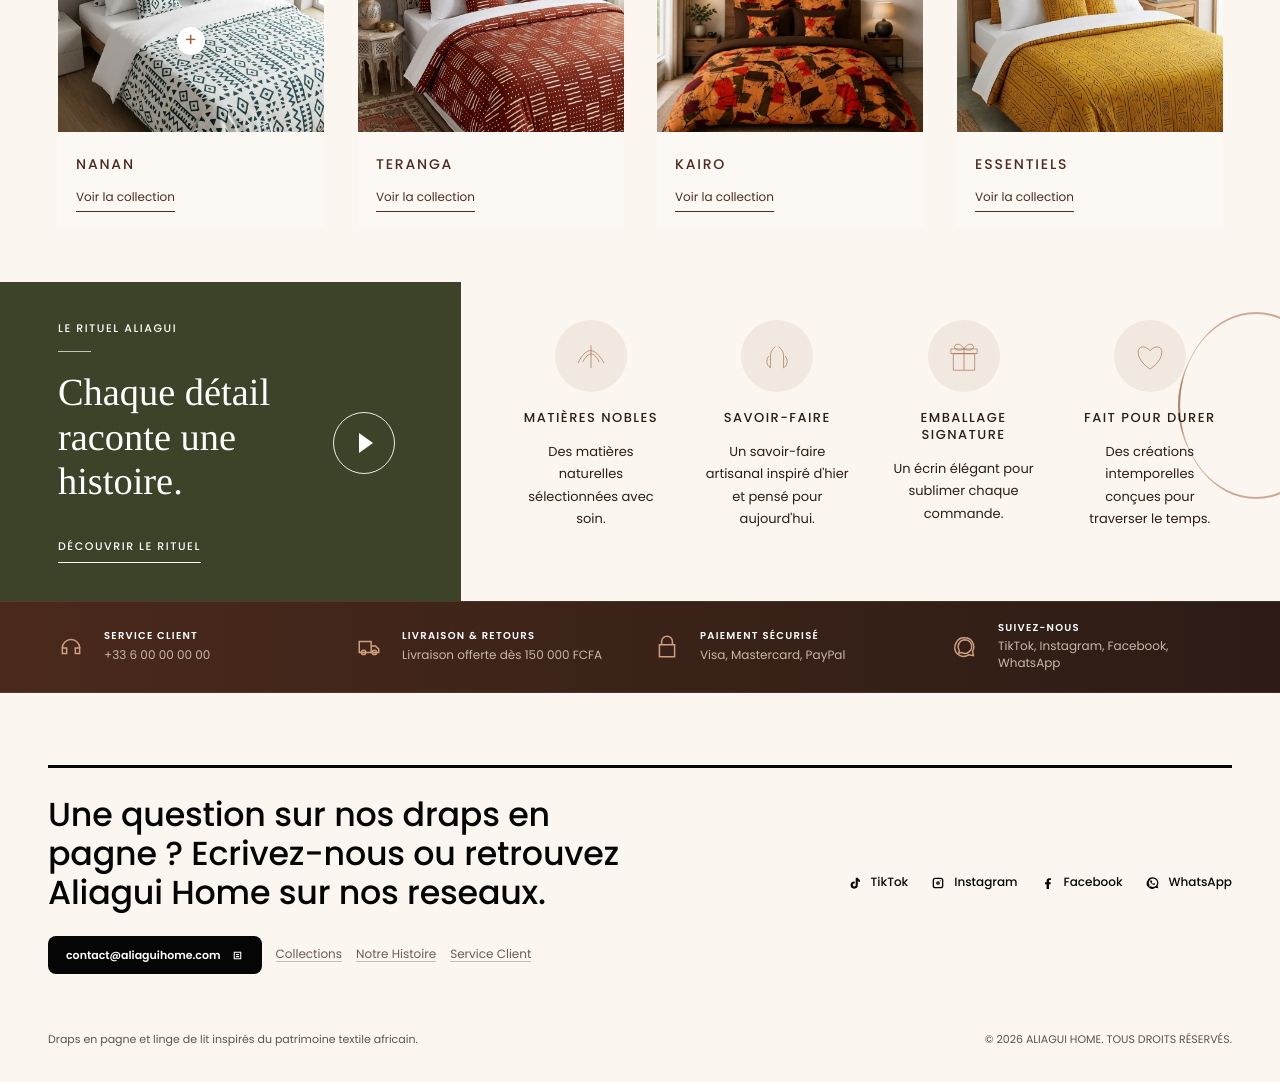
<file: new_acceuil.html>
<!DOCTYPE html>
<html lang="fr">
<head>
  <meta charset="UTF-8">
  <meta name="viewport" content="width=device-width, initial-scale=1.0">
  <title>Aliagui Home - Nouvelle Accueil</title>
  <link rel="preconnect" href="https://fonts.googleapis.com">
  <link rel="preconnect" href="https://fonts.gstatic.com" crossorigin>
  <link href="https://fonts.googleapis.com/css2?family=Poppins:wght@300;400;500;600;700&display=swap" rel="stylesheet">
  <style>
    :root {
      --paper: #fbf6ef;
      --cream: #f4eadf;
      --cream-2: #efe3d6;
      --ink: #2d1e16;
      --muted: #6f655d;
      --white: #fffaf3;
      --navy: #182442;
      --olive: #303220;
      --olive-soft: #3c4328;
      --brown: #4d2b1e;
      --brown-deep: #1e1713;
      --copper: #9b603d;
      --copper-soft: #c9916c;
      --line: rgba(124, 83, 56, 0.22);
      --shadow: 0 22px 70px rgba(48, 33, 24, 0.22);
      --serif: "Calisto MT", "Bookman Old Style", Georgia, serif;
      --sans: "Poppins", Arial, sans-serif;
    }

    * {
      box-sizing: border-box;
    }

    html {
      scroll-behavior: smooth;
    }

    body {
      margin: 0;
      min-width: 320px;
      background: var(--paper);
      color: var(--ink);
      font-family: var(--sans);
      -webkit-font-smoothing: antialiased;
      text-rendering: geometricPrecision;
    }

    body.is-locked {
      overflow: hidden;
    }

    a {
      color: inherit;
      text-decoration: none;
    }

    button,
    input {
      font: inherit;
    }

    button {
      border: 0;
      cursor: pointer;
    }

    img {
      max-width: 100%;
    }

    .promo-bar {
      height: 31px;
      padding: 0 52px;
      background: var(--olive);
      color: #fff;
      display: flex;
      align-items: center;
      justify-content: center;
      position: fixed;
      inset: 0 0 auto;
      z-index: 100;
      font-size: 11px;
      font-weight: 500;
      line-height: 1;
      letter-spacing: 1.55px;
      text-transform: uppercase;
    }

    .promo-bar.is-hidden {
      display: none;
    }

    body.promo-hidden {
      --header-top: 0px;
    }

    .icon-button {
      width: 42px;
      height: 42px;
      padding: 0;
      background: transparent;
      color: currentColor;
      display: inline-grid;
      place-items: center;
      position: relative;
    }

    .promo-close {
      position: absolute;
      right: 14px;
      top: -5px;
      color: #fff;
    }

    .x-icon::before,
    .x-icon::after {
      content: "";
      width: 15px;
      height: 1px;
      background: currentColor;
      position: absolute;
      left: 50%;
      top: 50%;
      transform-origin: center;
    }

    .x-icon::before {
      transform: translate(-50%, -50%) rotate(45deg);
    }

    .x-icon::after {
      transform: translate(-50%, -50%) rotate(-45deg);
    }

    .hero {
      min-height: 596px;
      padding-top: 31px;
      background: var(--brown-deep);
      color: #fff;
      position: relative;
      overflow: hidden;
      --hero-y: 0px;
      --hero-scroll-scale: 0;
    }

    .hero-bg {
      position: absolute;
      inset: -34px 0 -70px;
      z-index: 0;
      overflow: hidden;
    }

    .hero-bg img {
      width: 100%;
      height: 100%;
      display: block;
      object-fit: cover;
      object-position: center 52%;
      filter: saturate(0.95) contrast(1.04);
      transform: translate3d(0, var(--hero-y), 0) scale(calc(1.04 + var(--hero-scroll-scale)));
      transform-origin: center;
      animation: heroImageBreath 9s ease-in-out infinite alternate;
      will-change: transform;
    }

    .hero::before {
      content: "";
      position: absolute;
      inset: 0;
      z-index: 1;
      background: linear-gradient(90deg, rgba(29, 20, 14, 0.88) 0%, rgba(58, 35, 22, 0.54) 38%, rgba(58, 35, 22, 0.18) 100%);
      pointer-events: none;
    }

    .hero::after {
      content: "";
      position: absolute;
      inset: 0;
      z-index: 2;
      background:
        linear-gradient(180deg, rgba(0, 0, 0, 0.18), rgba(0, 0, 0, 0) 34%),
        radial-gradient(circle at 55% 20%, rgba(255, 228, 192, 0.22), transparent 34%);
      pointer-events: none;
    }

    .site-header {
      min-height: 82px;
      padding: 0 58px;
      display: flex;
      align-items: center;
      position: fixed;
      inset: var(--header-top, 31px) 0 auto;
      z-index: 120;
      color: #fff;
      transition: top 260ms ease, min-height 360ms cubic-bezier(0.22, 1, 0.36, 1), box-shadow 360ms ease, color 300ms ease;
      isolation: isolate;
    }

    .site-header::before {
      content: "";
      position: absolute;
      inset: 0;
      z-index: -1;
      background:
        linear-gradient(90deg, rgba(251, 246, 239, 0.96), rgba(244, 234, 223, 0.92)),
        radial-gradient(circle at 18% 50%, rgba(155, 96, 61, 0.12), transparent 35%);
      opacity: 0;
      transform: translateY(-100%);
      transition: opacity 420ms ease, transform 520ms cubic-bezier(0.22, 1, 0.36, 1);
    }

    .site-header::after {
      content: "";
      position: absolute;
      left: 58px;
      right: 58px;
      bottom: 0;
      height: 1px;
      background: rgba(45, 30, 22, 0.14);
      opacity: 0;
      transform: scaleX(0.6);
      transition: opacity 380ms ease, transform 520ms cubic-bezier(0.22, 1, 0.36, 1);
      transform-origin: center;
    }

    .site-header.is-scrolled {
      min-height: 70px;
      color: var(--ink);
      box-shadow: 0 18px 55px rgba(45, 30, 22, 0.1);
      backdrop-filter: blur(16px);
    }

    .site-header.is-scrolled::before {
      opacity: 1;
      transform: translateY(0);
    }

    .site-header.is-scrolled::after {
      opacity: 1;
      transform: scaleX(1);
    }

    .header-inner {
      width: min(100%, 1395px);
      margin: 0 auto;
      display: grid;
      grid-template-columns: 230px 1fr 330px;
      gap: 28px;
      align-items: center;
    }

    .brand {
      width: max-content;
      display: inline-flex;
      align-items: center;
      gap: 14px;
      color: currentColor;
      transition: color 280ms ease, transform 280ms ease;
    }

    .brand-mark {
      font-family: var(--serif);
      font-size: 52px;
      font-weight: 400;
      line-height: 0.9;
      letter-spacing: -5px;
    }

    .brand-name {
      display: grid;
      gap: 3px;
      font-size: 11px;
      font-weight: 500;
      line-height: 1;
      letter-spacing: 6px;
      text-transform: uppercase;
    }

    .main-nav {
      display: flex;
      align-items: center;
      justify-content: center;
      gap: clamp(24px, 3.1vw, 46px);
    }

    .main-nav a,
    .header-action {
      color: currentColor;
      font-size: 11px;
      font-weight: 500;
      line-height: 1;
      letter-spacing: 1.7px;
      text-transform: uppercase;
      white-space: nowrap;
      transition: color 180ms ease, opacity 180ms ease, transform 180ms ease;
    }

    .main-nav a:hover,
    .header-action:hover {
      color: currentColor;
      opacity: 0.72;
      transform: translateY(-1px);
    }

    .header-actions {
      display: flex;
      align-items: center;
      justify-content: flex-end;
      gap: 22px;
    }

    .header-action {
      padding: 0;
      background: transparent;
      display: inline-flex;
      align-items: center;
      gap: 10px;
    }

    .header-action svg {
      width: 17px;
      height: 17px;
      flex: 0 0 auto;
    }

    .menu-toggle {
      display: none;
      color: currentColor;
    }

    .menu-toggle::before,
    .menu-toggle::after {
      content: "";
      width: 24px;
      height: 1px;
      background: currentColor;
      position: absolute;
      left: 9px;
      transition: transform 180ms ease, top 180ms ease;
    }

    .menu-toggle::before {
      top: 18px;
    }

    .menu-toggle::after {
      top: 24px;
    }

    .menu-toggle[aria-expanded="true"]::before,
    .menu-toggle[aria-expanded="true"]::after {
      top: 21px;
    }

    .menu-toggle[aria-expanded="true"]::before {
      transform: rotate(45deg);
    }

    .menu-toggle[aria-expanded="true"]::after {
      transform: rotate(-45deg);
    }

    .hero-content {
      width: min(100%, 1395px);
      margin: 0 auto;
      padding: 183px 58px 124px;
      position: relative;
      z-index: 3;
    }

    .hero h1 {
      width: min(490px, 100%);
      margin: 0 0 56px;
      font-family: var(--serif);
      font-size: clamp(43px, 4vw, 60px);
      font-weight: 400;
      line-height: 1.14;
      letter-spacing: 0;
    }

    .text-link {
      width: max-content;
      max-width: 100%;
      color: inherit;
      display: inline-flex;
      align-items: center;
      gap: 14px;
      padding-bottom: 10px;
      border-bottom: 1px solid currentColor;
      font-size: 11px;
      font-weight: 500;
      line-height: 1.1;
      letter-spacing: 1.55px;
      text-transform: uppercase;
      transition: gap 180ms ease, opacity 180ms ease;
    }

    .text-link:hover {
      gap: 19px;
      opacity: 0.76;
    }

    .slider-count {
      position: absolute;
      right: 52px;
      top: 65%;
      z-index: 3;
      display: grid;
      gap: 12px;
      color: #fff;
      font-size: 12px;
      line-height: 1;
      letter-spacing: 1.2px;
    }

    .essence {
      min-height: 350px;
      background: var(--paper);
      display: grid;
      grid-template-columns: minmax(320px, 0.72fr) minmax(650px, 1.28fr);
    }

    .essence-copy {
      padding: 58px 88px 44px;
      border-right: 1px solid rgba(124, 83, 56, 0.08);
    }

    .eyebrow {
      margin: 0 0 19px;
      color: currentColor;
      font-size: 11px;
      font-weight: 500;
      line-height: 1;
      letter-spacing: 1.55px;
      text-transform: uppercase;
    }

    .eyebrow::after {
      content: "";
      width: 33px;
      height: 1px;
      margin-top: 17px;
      background: currentColor;
      display: block;
      opacity: 0.7;
    }

    .essence h2,
    .ritual h2 {
      margin: 0 0 25px;
      font-family: var(--serif);
      font-size: clamp(32px, 3vw, 42px);
      font-weight: 400;
      line-height: 1.16;
    }

    .essence-copy p:not(.eyebrow) {
      width: 315px;
      max-width: 100%;
      margin: 0 0 28px;
      font-size: 13px;
      line-height: 1.72;
    }

    .essence-values {
      padding: 74px 68px 66px;
      display: grid;
      grid-template-columns: repeat(4, minmax(120px, 1fr));
      align-items: start;
    }

    .value {
      min-height: 186px;
      padding: 0 34px;
      border-left: 1px solid var(--line);
      text-align: center;
    }

    .value:first-child {
      border-left: 0;
    }

    .value svg {
      width: 58px;
      height: 58px;
      margin: 0 auto 30px;
      color: var(--copper);
      display: block;
      stroke-width: 1.15;
    }

    .value h3,
    .ritual-value h3 {
      margin: 0 0 14px;
      font-size: 13px;
      font-weight: 500;
      line-height: 1.3;
      letter-spacing: 1.45px;
      text-transform: uppercase;
    }

    .value p,
    .ritual-value p {
      margin: 0;
      font-size: 13px;
      line-height: 1.72;
    }

    .featured {
      min-height: 380px;
      height: 380px;
      display: grid;
      grid-template-columns: minmax(350px, 1.08fr) minmax(292px, 0.62fr) minmax(250px, 0.44fr);
      background: var(--brown-deep);
      color: #fff;
      overflow: hidden;
      position: relative;
    }

    .image-panel {
      min-height: 0;
      height: 100%;
      overflow: hidden;
      background: var(--cream-2);
      position: relative;
      z-index: 1;
      will-change: transform, opacity;
    }

    .image-panel img,
    .collection-card img {
      width: 100%;
      height: 100%;
      display: block;
      object-fit: cover;
      object-position: center;
      transition: transform 750ms cubic-bezier(0.22, 1, 0.36, 1);
    }

    .image-panel:hover img,
    .collection-card:hover img {
      transform: scale(1.065);
    }

    .featured-flying-img {
      position: absolute;
      z-index: 2;
      object-fit: cover;
      object-position: center;
      pointer-events: none;
      box-shadow: 0 28px 70px rgba(20, 13, 9, 0.28);
      will-change: left, top, width, height, opacity, filter;
    }

    body.motion-ready .featured .image-panel {
      opacity: 0;
    }

    body.motion-ready .featured .image-panel:first-child {
      transform: translate3d(-90px, 0, 0);
    }

    body.motion-ready .featured .image-panel:last-child {
      transform: translate3d(90px, 0, 0);
    }

    body.motion-ready .featured.is-visible .image-panel {
      animation: featuredPanelIn 1100ms cubic-bezier(0.22, 1, 0.36, 1) forwards;
    }

    body.motion-ready .featured.is-visible .image-panel:last-child {
      animation-delay: 140ms;
    }

    body.motion-ready .featured.is-visible .image-panel img {
      animation: featuredImageDrift 8s ease-in-out 900ms infinite alternate;
    }

    body.motion-ready .featured.is-visible .image-panel:last-child img {
      animation-name: featuredImageDriftReverse;
    }

    .featured.is-swapping .image-panel img {
      animation: none !important;
    }

    .featured.has-carousel .image-panel {
      opacity: 1;
      transform: none;
    }

    .featured-copy {
      padding: 50px 64px 42px;
      background:
        linear-gradient(135deg, rgba(78, 42, 28, 0.96), rgba(28, 22, 18, 0.98) 76%),
        radial-gradient(circle at 20% 20%, rgba(210, 148, 100, 0.16), transparent 32%);
      display: flex;
      flex-direction: column;
      justify-content: center;
      position: relative;
      z-index: 4;
    }

    .featured-copy .eyebrow {
      margin-bottom: 28px;
    }

    .featured-copy h2 {
      margin: 0 0 22px;
      font-family: var(--serif);
      font-size: clamp(31px, 2.9vw, 40px);
      font-weight: 400;
      line-height: 1.1;
      text-transform: uppercase;
    }

    .featured-copy p:not(.eyebrow) {
      width: 285px;
      max-width: 100%;
      margin: 0 0 30px;
      color: rgba(255, 255, 255, 0.9);
      font-size: 13px;
      line-height: 1.68;
    }

    .featured-arrows {
      margin-top: 32px;
      display: flex;
      gap: 31px;
      color: #fff;
    }

    .arrow-button {
      width: 32px;
      height: 32px;
      background: transparent;
      color: currentColor;
      position: relative;
    }

    .arrow-button::before {
      content: "";
      position: absolute;
      top: 11px;
      width: 11px;
      height: 11px;
      border-top: 1px solid currentColor;
      border-left: 1px solid currentColor;
    }

    .arrow-button.prev::before {
      left: 11px;
      transform: rotate(-45deg);
    }

    .arrow-button.next::before {
      left: 8px;
      transform: rotate(135deg);
    }

    .collections {
      padding: 64px 58px 54px;
      background: var(--paper);
      overflow: hidden;
    }

    .section-head {
      width: min(100%, 1432px);
      margin: 0 auto 33px;
      display: flex;
      align-items: center;
      justify-content: space-between;
      gap: 28px;
    }

    .section-head h2 {
      margin: 0;
      font-size: 13px;
      font-weight: 500;
      line-height: 1.2;
      letter-spacing: 1.75px;
      text-transform: uppercase;
    }

    .section-head .text-link {
      color: var(--ink);
      border-bottom: 0;
      padding-bottom: 0;
    }

    .collection-grid {
      width: min(100%, 1432px);
      margin: 0 auto;
      display: grid;
      grid-template-columns: repeat(4, minmax(0, 1fr));
      gap: 34px;
      will-change: transform;
    }

    .collection-card {
      min-width: 0;
      background: rgba(255, 255, 255, 0.36);
      will-change: transform, opacity;
    }

    body.motion-ready .collection-card {
      opacity: 1;
      transform: none;
    }

    body.motion-ready .collections.is-visible .collection-card {
      animation: none;
    }

    body.motion-ready .collections.has-carousel .collection-card {
      opacity: 1;
      transform: none;
      animation: none;
    }

    .collection-img {
      height: clamp(168px, 17vw, 182px);
      overflow: hidden;
      background: #d9c5ae;
      position: relative;
    }

    .collection-card.is-highlight .collection-img::after {
      content: "+";
      width: 28px;
      height: 28px;
      border-radius: 50%;
      background: #fff;
      color: var(--copper);
      display: grid;
      place-items: center;
      position: absolute;
      left: 50%;
      top: 50%;
      transform: translate(-50%, -50%);
      font-size: 18px;
      line-height: 1;
      box-shadow: 0 8px 24px rgba(42, 31, 22, 0.12);
    }

    .collection-body {
      min-height: 96px;
      padding: 23px 18px 20px;
    }

    .collection-body h3 {
      margin: 0 0 10px;
      color: var(--brown);
      font-size: 14px;
      font-weight: 500;
      line-height: 1.3;
      letter-spacing: 1.8px;
      text-transform: uppercase;
    }

    .collection-body a {
      color: var(--brown);
      padding-bottom: 5px;
      border-bottom: 1px solid currentColor;
      font-size: 12px;
      line-height: 1.4;
    }

    .ritual-strip {
      min-height: 214px;
      display: grid;
      grid-template-columns: minmax(340px, 0.72fr) minmax(680px, 1.28fr);
      background: var(--paper);
    }

    .ritual {
      min-height: 214px;
      padding: 41px 58px 38px;
      background: var(--olive-soft);
      color: #fff;
      display: grid;
      grid-template-columns: 1fr 70px;
      gap: 28px;
      align-items: center;
    }

    .ritual .eyebrow {
      margin-bottom: 19px;
    }

    .ritual h2 {
      margin-bottom: 27px;
    }

    .play-button {
      width: 62px;
      height: 62px;
      border: 1px solid rgba(255, 255, 255, 0.9);
      border-radius: 50%;
      background: transparent;
      color: #fff;
      position: relative;
      transition: transform 180ms ease, background 180ms ease;
    }

    .play-button::before {
      content: "";
      position: absolute;
      left: 25px;
      top: 20px;
      width: 0;
      height: 0;
      border-left: 14px solid currentColor;
      border-top: 10px solid transparent;
      border-bottom: 10px solid transparent;
    }

    .play-button:hover {
      background: rgba(255, 255, 255, 0.12);
      transform: scale(1.04);
    }

    .ritual-values {
      min-height: 214px;
      padding: 38px 58px;
      display: grid;
      grid-template-columns: repeat(4, minmax(130px, 1fr));
      gap: 42px;
      align-items: start;
      overflow: hidden;
      position: relative;
    }

    .ritual-values::after {
      content: "";
      position: absolute;
      right: -52px;
      top: 30px;
      width: 150px;
      height: 183px;
      border: 2px solid rgba(155, 96, 61, 0.5);
      border-left: 0;
      border-radius: 50%;
      box-shadow: -20px 0 0 -18px rgba(155, 96, 61, 0.5), -40px 0 0 -38px rgba(155, 96, 61, 0.5);
    }

    .ritual-value {
      text-align: center;
      position: relative;
      z-index: 1;
    }

    .ritual-value .circle {
      width: 72px;
      height: 72px;
      margin: 0 auto 18px;
      border-radius: 50%;
      background: #f1e8df;
      color: var(--copper);
      display: grid;
      place-items: center;
    }

    .site-footer {
      width: 100%;
      padding: 72px 48px 34px;
      background: #fbf6ef;
      color: #050505;
    }

    .footer-service-strip {
      min-height: 86px;
      padding: 20px 58px;
      background: linear-gradient(90deg, #4a291c 0%, #2c1c15 100%);
      color: #ffffff;
      display: grid;
      grid-template-columns: repeat(4, minmax(0, 1fr));
      gap: 28px;
      align-items: center;
      border-top: 1px solid rgba(255, 255, 255, 0.08);
      border-bottom: 1px solid rgba(255, 255, 255, 0.08);
    }

    .service-strip-item {
      min-width: 0;
      display: grid;
      grid-template-columns: 28px 1fr;
      gap: 18px;
      align-items: center;
      color: rgba(255, 255, 255, 0.9);
    }

    .service-strip-item svg {
      width: 26px;
      height: 26px;
      stroke-width: 1.35;
      color: #d1a17f;
    }

    .service-strip-item h3 {
      margin: 0 0 4px;
      color: #ffffff;
      font-size: 10px;
      font-weight: 600;
      line-height: 1.25;
      letter-spacing: 1.25px;
      text-transform: uppercase;
    }

    .service-strip-item p {
      margin: 0;
      color: #c8b6aa;
      font-size: 12px;
      line-height: 1.42;
    }

    .footer-inner {
      width: 100%;
      max-width: 1184px;
      margin: 0 auto;
      padding-top: 28px;
      border-top: 3px solid #050505;
    }

    .footer-main {
      min-height: 146px;
      display: flex;
      justify-content: space-between;
      gap: 48px;
    }

    .footer-message {
      max-width: 600px;
    }

    .footer-message h2 {
      margin: 0 0 24px;
      max-width: 610px;
      color: #050505;
      font-family: var(--sans);
      font-size: clamp(25px, 2.6vw, 36px);
      font-weight: 500;
      line-height: 1.16;
      letter-spacing: -0.2px;
    }

    .footer-actions {
      display: flex;
      flex-wrap: wrap;
      gap: 14px;
      align-items: center;
    }

    .footer-contact-pill {
      min-height: 38px;
      padding: 0 18px;
      border-radius: 8px;
      background: #050505;
      color: #ffffff;
      display: inline-flex;
      align-items: center;
      gap: 10px;
      font-size: 11px;
      font-weight: 600;
      line-height: 1;
      transition: transform 160ms ease, background 160ms ease;
    }

    .footer-contact-pill:hover {
      background: #241812;
      transform: translateY(-2px);
    }

    .footer-mini-nav {
      display: inline-flex;
      flex-wrap: wrap;
      gap: 14px;
    }

    .footer-mini-nav a {
      color: #6b5b52;
      font-size: 12px;
      line-height: 1;
      border-bottom: 1px solid rgba(45, 30, 22, 0.25);
      transition: color 160ms ease, border-color 160ms ease;
    }

    .footer-mini-nav a:hover {
      color: #050505;
      border-color: #050505;
    }

    .footer-social-area {
      min-width: 290px;
      display: flex;
      align-items: center;
      justify-content: flex-end;
    }

    .social-list {
      margin: 0;
      padding: 0;
      list-style: none;
      display: flex;
      align-items: center;
      gap: 22px;
    }

    .social-list a {
      color: #050505;
      display: inline-flex;
      align-items: center;
      gap: 8px;
      font-size: 12px;
      font-weight: 500;
      line-height: 1;
      transition: color 160ms ease, transform 160ms ease;
    }

    .social-list svg {
      width: 16px;
      height: 16px;
    }

    .social-list a:hover {
      color: var(--copper);
      transform: translateY(-2px);
    }

    .footer-bottom {
      width: 100%;
      margin-top: 58px;
      display: flex;
      align-items: flex-end;
      justify-content: space-between;
      gap: 28px;
    }

    .footer-bottom p,
    .footer-bottom small {
      margin: 0;
      color: #5e544e;
      font-size: 11px;
      font-weight: 400;
      line-height: 1.45;
    }

    .overlay,
    .drawer {
      position: fixed;
      opacity: 0;
      pointer-events: none;
      transition: opacity 180ms ease, transform 240ms ease;
    }

    .overlay {
      inset: 0;
      z-index: 150;
      background: rgba(31, 21, 15, 0.5);
      backdrop-filter: blur(2px);
    }

    .overlay.is-open {
      opacity: 1;
      pointer-events: auto;
    }

    .drawer {
      top: 0;
      right: 0;
      z-index: 170;
      width: min(430px, 100vw);
      height: 100vh;
      padding: 36px 34px;
      background: var(--paper);
      color: var(--ink);
      box-shadow: var(--shadow);
      transform: translateX(100%);
    }

    .drawer.is-open {
      opacity: 1;
      pointer-events: auto;
      transform: translateX(0);
    }

    .drawer h2 {
      margin: 0 0 28px;
      font-family: var(--serif);
      font-size: 36px;
      font-weight: 400;
      line-height: 1;
    }

    .drawer-close {
      position: absolute;
      right: 19px;
      top: 19px;
      color: var(--ink);
    }

    .search-drawer input {
      width: 100%;
      height: 54px;
      border: 0;
      border-bottom: 1px solid var(--line);
      background: transparent;
      color: var(--ink);
      outline: 0;
      font-size: 15px;
    }

    .search-suggestions,
    .cart-list {
      margin: 30px 0 0;
      padding: 0;
      list-style: none;
      display: grid;
      gap: 16px;
    }

    .search-suggestions a,
    .cart-list li {
      padding-bottom: 16px;
      border-bottom: 1px solid var(--line);
      display: flex;
      justify-content: space-between;
      gap: 20px;
      font-size: 14px;
      line-height: 1.45;
    }

    .menu-drawer nav {
      margin-top: 34px;
      display: grid;
    }

    .menu-drawer nav a {
      min-height: 58px;
      border-bottom: 1px solid var(--line);
      display: flex;
      align-items: center;
      justify-content: space-between;
      font-size: 12px;
      font-weight: 500;
      line-height: 1;
      letter-spacing: 1.6px;
      text-transform: uppercase;
    }

    .menu-drawer nav a::after {
      content: "->";
      opacity: 0.5;
    }

    .drawer-note {
      margin: 34px 0 0;
      color: var(--muted);
      font-size: 13px;
      line-height: 1.7;
    }

    .toast {
      position: fixed;
      left: 50%;
      bottom: 24px;
      z-index: 190;
      min-width: 260px;
      padding: 14px 18px;
      background: var(--ink);
      color: #fff;
      text-align: center;
      font-size: 13px;
      box-shadow: var(--shadow);
      opacity: 0;
      pointer-events: none;
      transform: translate(-50%, 18px);
      transition: opacity 180ms ease, transform 180ms ease;
    }

    .toast.is-open {
      opacity: 1;
      transform: translate(-50%, 0);
    }

    @keyframes heroImageBreath {
      0% {
        transform: translate3d(0, var(--hero-y), 0) scale(calc(1.035 + var(--hero-scroll-scale)));
      }

      100% {
        transform: translate3d(0, var(--hero-y), 0) scale(calc(1.105 + var(--hero-scroll-scale)));
      }
    }

    @keyframes featuredPanelIn {
      0% {
        opacity: 0;
      }

      100% {
        opacity: 1;
        transform: translate3d(0, 0, 0);
      }
    }

    @keyframes featuredImageDrift {
      0% {
        transform: translate3d(-2.5%, 0, 0) scale(1.08);
      }

      100% {
        transform: translate3d(2.5%, 0, 0) scale(1.12);
      }
    }

    @keyframes featuredImageDriftReverse {
      0% {
        transform: translate3d(2.5%, 0, 0) scale(1.08);
      }

      100% {
        transform: translate3d(-2.5%, 0, 0) scale(1.12);
      }
    }

    @keyframes collectionSlideIn {
      0% {
        opacity: 0;
        transform: translate3d(120px, 0, 0);
      }

      58% {
        opacity: 1;
        transform: translate3d(-10px, 0, 0);
      }

      100% {
        opacity: 1;
        transform: translate3d(0, 0, 0);
      }
    }

    @media (prefers-reduced-motion: reduce) {
      *,
      *::before,
      *::after {
        animation-duration: 0.01ms !important;
        animation-iteration-count: 1 !important;
        scroll-behavior: auto !important;
        transition-duration: 0.01ms !important;
      }

      body.motion-ready .featured .image-panel,
      body.motion-ready .collection-card {
        opacity: 1;
        transform: none;
      }
    }

    @media (max-width: 1220px) {
      .site-header {
        padding: 0 30px;
      }

      .site-header::after {
        left: 30px;
        right: 30px;
      }

      .header-inner {
        grid-template-columns: 220px 1fr auto;
        gap: 20px;
      }

      .main-nav {
        gap: 22px;
      }

      .header-actions {
        gap: 14px;
      }

      .account-action span,
      .search-action span {
        display: none;
      }

      .essence,
      .featured,
      .ritual-strip {
        grid-template-columns: 1fr;
      }

      .featured {
        grid-template-columns: minmax(0, 1fr) minmax(320px, 0.8fr);
      }

      .featured .image-panel:last-child {
        display: none;
      }

      .ritual-values,
      .essence-values {
        grid-template-columns: repeat(2, minmax(0, 1fr));
      }

      .site-footer {
        height: auto;
        min-height: 290px;
        padding-bottom: 32px;
      }

      .footer-service-strip {
        grid-template-columns: repeat(2, minmax(0, 1fr));
        row-gap: 22px;
      }

      .footer-main {
        align-items: flex-start;
      }

      .footer-message {
        max-width: 560px;
      }

      .footer-social-area {
        min-width: 240px;
      }

      .value:nth-child(3) {
        border-left: 0;
      }
    }

    @media (max-width: 860px) {
      .promo-bar {
        height: 36px;
        padding: 0 46px 0 18px;
        font-size: 10px;
        line-height: 1.35;
        text-align: center;
      }

      .promo-close {
        top: -3px;
      }

      .hero {
        min-height: 650px;
        padding-top: 36px;
        background-position: center;
      }

      .site-header {
        min-height: 84px;
        padding: 0 18px;
      }

      .site-header.is-scrolled {
        min-height: 72px;
      }

      .site-header::after {
        left: 18px;
        right: 18px;
      }

      .header-inner {
        grid-template-columns: 1fr auto auto;
        gap: 10px;
      }

      .brand-mark {
        font-size: 43px;
        line-height: 0.9;
        letter-spacing: -5px;
      }

      .brand-name {
        font-size: 9px;
        letter-spacing: 4.5px;
      }

      .main-nav {
        display: none;
      }

      .menu-toggle {
        display: inline-grid;
      }

      .header-actions {
        gap: 4px;
      }

      .header-action span,
      .account-action {
        display: none;
      }

      .hero-content {
        padding: 158px 24px 96px;
      }

      .hero h1 {
        width: min(420px, 100%);
        margin-bottom: 42px;
        font-size: clamp(39px, 11vw, 49px);
      }

      .slider-count {
        display: none;
      }

      .essence-copy,
      .essence-values,
      .featured-copy,
      .collections,
      .ritual,
      .ritual-values {
        padding-left: 24px;
        padding-right: 24px;
      }

      .essence-copy {
        border-right: 0;
        padding-top: 58px;
      }

      .essence-values {
        padding-top: 18px;
        grid-template-columns: 1fr;
      }

      .value,
      .value:nth-child(3) {
        min-height: 0;
        padding: 28px 4px;
        border-left: 0;
        border-top: 1px solid var(--line);
      }

      .value:first-child {
        border-top: 0;
      }

      .featured {
        grid-template-columns: 1fr;
        height: auto;
      }

      .image-panel {
        height: 286px;
        min-height: 286px;
      }

      .featured-copy {
        padding-top: 46px;
        padding-bottom: 46px;
      }

      .section-head {
        align-items: flex-start;
        flex-direction: column;
      }

      .collection-grid {
        grid-template-columns: repeat(2, minmax(0, 1fr));
        gap: 22px;
      }

      .collection-img {
        height: clamp(150px, 34vw, 210px);
      }

      .ritual {
        grid-template-columns: 1fr;
      }

      .ritual-values {
        grid-template-columns: repeat(2, minmax(0, 1fr));
        gap: 34px 22px;
      }

      .site-footer {
        padding: 48px 20px 28px;
      }

      .footer-service-strip {
        grid-template-columns: 1fr;
        padding: 28px 24px;
      }

      .footer-inner,
      .footer-bottom {
        width: 100%;
      }

      .footer-main {
        min-height: 0;
        flex-direction: column;
        gap: 36px;
      }

      .footer-message h2 {
        font-size: 24px;
      }

      .footer-actions {
        align-items: flex-start;
        flex-direction: column;
      }

      .footer-social-area {
        min-width: 0;
        width: 100%;
        justify-content: flex-start;
      }

      .social-list {
        flex-wrap: wrap;
        gap: 16px 22px;
      }

      .footer-bottom {
        margin-top: 54px;
        flex-direction: column;
        align-items: flex-start;
      }
    }

    @media (max-width: 540px) {
      .hero {
        min-height: 620px;
      }

      .brand {
        gap: 10px;
      }

      .brand-name {
        display: none;
      }

      .hero-content {
        padding-top: 112px;
      }

      .essence h2,
      .ritual h2 {
        font-size: 34px;
      }

      .collection-grid,
      .ritual-values {
        grid-template-columns: 1fr;
      }

      .collection-img {
        height: 230px;
      }

      .drawer {
        width: 100vw;
        padding: 34px 26px;
      }
    }
  </style>
</head>
<body>
  <div class="promo-bar">
    Livraison offerte d&egrave;s 150 000 FCFA d'achat
    <button class="icon-button promo-close x-icon" type="button" aria-label="Fermer la barre de livraison"></button>
  </div>

  <section class="hero">
    <div class="hero-bg" aria-hidden="true">
      <img src="img/WhatsApp Image 2026-07-08 at 10.43.08.jpeg" alt="">
    </div>
    <header class="site-header">
      <div class="header-inner">
        <a class="brand" href="new_acceuil.html" aria-label="Aliagui Home">
          <span class="brand-mark">AH</span>
          <span class="brand-name"><span>Aliagui</span><span>Home</span></span>
        </a>

        <nav class="main-nav" aria-label="Navigation principale">
          <!--<a href="histoire.html">&Agrave; propos</a>-->
          <a href="index.html">Histoire</a>
          <a href="collections.html">Collections</a>
          <a href="histoire.html">Showroom</a>
          <a href="contact.html">Contact</a>
        </nav>

        <div class="header-actions">
          <button class="header-action search-action" type="button" aria-label="Rechercher">
            <svg viewBox="0 0 24 24" aria-hidden="true"><path fill="currentColor" d="M9.8 4a5.8 5.8 0 0 1 4.56 9.38l4.16 4.15-1.14 1.15-4.16-4.16A5.8 5.8 0 1 1 9.8 4Zm0 1.7a4.1 4.1 0 1 0 0 8.2 4.1 4.1 0 0 0 0-8.2Z"/></svg>
            <span>Rechercher</span>
          </button>
          
          <button class="header-action cart-action" type="button" aria-label="Ouvrir le panier">
            <svg viewBox="0 0 24 24" aria-hidden="true"><path fill="currentColor" d="M7 7V6a5 5 0 0 1 10 0v1h2.05l1.2 14H3.75L4.95 7H7Zm2 0h6V6a3 3 0 0 0-6 0v1ZM6.7 8.7 5.82 19.3h12.36L17.3 8.7H6.7Z"/></svg>
            <span>Panier (0)</span>
          </button>
          <button class="icon-button menu-toggle" type="button" aria-label="Ouvrir le menu" aria-expanded="false"></button>
        </div>
      </div>
    </header>

    <div class="hero-content">
      <h1>Le pagne de maman devient l'art de vivre d'aujourd'hui.</h1>
      <a class="text-link" href="collections.html">D&eacute;couvrir l'univers</a>
    </div>
    <div class="slider-count" aria-hidden="true">
      <span>01</span>
      <span>04</span>
    </div>
  </section>

  <section class="essence">
    <div class="essence-copy">
      <p class="eyebrow">Notre essence</p>
      <h2>Un refuge.<br>Une histoire.<br>Une &eacute;motion.</h2>
      <p>Aliagui Home transforme le souvenir d'un pagne transmis en une collection de linge de maison pens&eacute;e pour accueillir, rassurer et transmettre.</p>
      <a class="text-link" href="histoire.html">En savoir plus</a>
    </div>

    <div class="essence-values">
      <article class="value">
        <svg viewBox="0 0 64 64" fill="none" stroke="currentColor" aria-hidden="true"><path d="M32 4 52 32 32 60 12 32 32 4Z"/><path d="m32 15 11 17-11 17-11-17 11-17Z"/><path d="M32 4v56M12 32h40"/></svg>
        <h3>H&eacute;ritage</h3>
        <p>Le pagne transmis de g&eacute;n&eacute;ration en g&eacute;n&eacute;ration.</p>
      </article>
      <article class="value">
        <svg viewBox="0 0 64 64" fill="none" stroke="currentColor" aria-hidden="true"><path d="M8 22c9 6 17 6 26 0s15-6 22 0M8 32c9 6 17 6 26 0s15-6 22 0M8 42c9 6 17 6 26 0s15-6 22 0"/></svg>
        <h3>Douceur</h3>
        <p>Le confort et la douceur au quotidien.</p>
      </article>
      <article class="value">
        <svg viewBox="0 0 64 64" fill="none" stroke="currentColor" aria-hidden="true"><path d="M32 8v24M15 44h34M20 56h24M11 32h42"/><path d="M32 32 17 13M32 32 47 13M32 32 8 22M32 32l24-10"/></svg>
        <h3>&Eacute;l&eacute;gance</h3>
        <p>Un luxe discret, intemporel et raffin&eacute;.</p>
      </article>
      <article class="value">
        <svg viewBox="0 0 64 64" fill="none" stroke="currentColor" aria-hidden="true"><path d="M13 29 32 10l19 19v26H13V29Z"/><path d="M25 55V35h14v20"/></svg>
        <h3>Refuge</h3>
        <p>La maison comme un lieu de paix et de protection.</p>
      </article>
    </div>
  </section>

  <section class="featured">
    <div class="image-panel">
      <img src="img/WhatsApp Image 2026-07-08 at 10.43.07 (1).jpeg" alt="Parure blanche aux motifs vert profond">
    </div>
    <div class="featured-copy">
      <p class="eyebrow">Collection phare</p>
      <h2>Nanan</h2>
      <p>Inspir&eacute;e des plis du pagne, la collection Nanan est une &eacute;treinte de douceur et de m&eacute;moire.</p>
      <a class="text-link" href="collections.html">D&eacute;couvrir</a>
      <div class="featured-arrows" aria-hidden="true">
        <button class="arrow-button prev" type="button" aria-label="Collection pr&eacute;c&eacute;dente"></button>
        <button class="arrow-button next" type="button" aria-label="Collection suivante"></button>
      </div>
    </div>
    <div class="image-panel">
      <img src="img/WhatsApp Image 2026-07-08 at 10.43.07.jpeg" alt="Chambre avec parure de lit orange et brune">
    </div>
  </section>

  <section class="collections">
    <div class="section-head">
      <h2>Nos collections</h2>
      <a class="text-link" href="collections.html">Voir toutes les collections <span aria-hidden="true">-&gt;</span></a>
    </div>
    <div class="collection-grid">
      <article class="collection-card is-highlight">
        <div class="collection-img"><img src="img/WhatsApp Image 2026-07-08 at 10.43.07 (1).jpeg" alt="Collection Nanan"></div>
        <div class="collection-body">
          <h3>Nanan</h3>
          <a href="collections.html">Voir la collection</a>
        </div>
      </article>
      <article class="collection-card">
        <div class="collection-img"><img src="img/WhatsApp Image 2026-07-08 at 10.43.08.jpeg" alt="Collection Teranga"></div>
        <div class="collection-body">
          <h3>Teranga</h3>
          <a href="collections.html">Voir la collection</a>
        </div>
      </article>
      <article class="collection-card">
        <div class="collection-img"><img src="img/WhatsApp Image 2026-07-08 at 10.43.07.jpeg" alt="Collection Kairo"></div>
        <div class="collection-body">
          <h3>Kairo</h3>
          <a href="collections.html">Voir la collection</a>
        </div>
      </article>
      <article class="collection-card">
        <div class="collection-img"><img src="img/WhatsApp Image 2026-07-08 at 10.43.07 (2).jpeg" alt="Collection Essentiels"></div>
        <div class="collection-body">
          <h3>Essentiels</h3>
          <a href="collections.html">Voir la collection</a>
        </div>
      </article>
    </div>
  </section>

  <section class="ritual-strip">
    <div class="ritual">
      <div>
        <p class="eyebrow">Le rituel Aliagui</p>
        <h2>Chaque d&eacute;tail raconte une histoire.</h2>
        <a class="text-link" href="histoire.html">D&eacute;couvrir le rituel</a>
      </div>
      <button class="play-button" type="button" aria-label="Lire la video"></button>
    </div>
    <div class="ritual-values">
      <article class="ritual-value">
        <div class="circle"><svg width="38" height="38" viewBox="0 0 64 64" fill="none" stroke="currentColor" aria-hidden="true"><path d="M10 44c14-28 28-28 44 0"/><path d="M18 42c10-18 19-18 28 0"/><path d="M32 14v38"/></svg></div>
        <h3>Mati&egrave;res nobles</h3>
        <p>Des mati&egrave;res naturelles s&eacute;lectionn&eacute;es avec soin.</p>
      </article>
      <article class="ritual-value">
        <div class="circle"><svg width="38" height="38" viewBox="0 0 64 64" fill="none" stroke="currentColor" aria-hidden="true"><path d="M21 52V30c0-7 5-10 8-14M43 52V30c0-7-5-10-8-14"/><path d="M18 32c-5 8-4 15 3 20M46 32c5 8 4 15-3 20"/></svg></div>
        <h3>Savoir-faire</h3>
        <p>Un savoir-faire artisanal inspir&eacute; d'hier et pens&eacute; pour aujourd'hui.</p>
      </article>
      <article class="ritual-value">
        <div class="circle"><svg width="38" height="38" viewBox="0 0 64 64" fill="none" stroke="currentColor" aria-hidden="true"><path d="M14 28h36v28H14zM10 20h44v8H10zM32 20v36"/><path d="M32 20c-8-14-21-6-14 0 4 4 10 2 14 0Zm0 0c8-14 21-6 14 0-4 4-10 2-14 0Z"/></svg></div>
        <h3>Emballage signature</h3>
        <p>Un &eacute;crin &eacute;l&eacute;gant pour sublimer chaque commande.</p>
      </article>
      <article class="ritual-value">
        <div class="circle"><svg width="38" height="38" viewBox="0 0 64 64" fill="none" stroke="currentColor" aria-hidden="true"><path d="M32 54S12 42 12 25c0-8 10-13 20-2 10-11 20-6 20 2 0 17-20 29-20 29Z"/></svg></div>
        <h3>Fait pour durer</h3>
        <p>Des cr&eacute;ations intemporelles con&ccedil;ues pour traverser le temps.</p>
      </article>
    </div>
  </section>

  <section class="footer-service-strip" aria-label="Services Aliagui Home">
    <div class="service-strip-item">
      <svg viewBox="0 0 24 24" fill="none" stroke="currentColor" aria-hidden="true"><path d="M4 13a8 8 0 0 1 16 0"/><path d="M4 13v5h4v-5H4Zm12 0v5h4v-5h-4Z"/></svg>
      <div>
        <h3>Service client</h3>
        <p>+33 6 00 00 00 00</p>
      </div>
    </div>
    <div class="service-strip-item">
      <svg viewBox="0 0 24 24" fill="none" stroke="currentColor" aria-hidden="true"><path d="M3 7h11v10H3zM14 11h4l3 3v3h-7z"/><path d="M7 19a2 2 0 1 0 0-4 2 2 0 0 0 0 4Zm10 0a2 2 0 1 0 0-4 2 2 0 0 0 0 4Z"/></svg>
      <div>
        <h3>Livraison & retours</h3>
        <p>Livraison offerte d&egrave;s 150 000 FCFA</p>
      </div>
    </div>
    <div class="service-strip-item">
      <svg viewBox="0 0 24 24" fill="none" stroke="currentColor" aria-hidden="true"><path d="M7 10V7a5 5 0 0 1 10 0v3"/><path d="M5 10h14v11H5z"/></svg>
      <div>
        <h3>Paiement s&eacute;curis&eacute;</h3>
        <p>Visa, Mastercard, PayPal</p>
      </div>
    </div>
    <div class="service-strip-item">
      <svg viewBox="0 0 24 24" fill="none" stroke="currentColor" aria-hidden="true"><path d="M12 3.5a8.1 8.1 0 0 1 6.9 12.3l.9 4.2-4.3-.9A8.1 8.1 0 0 1 3.9 8.1 8.1 8.1 0 0 1 12 3.5Zm0 1.8a6.3 6.3 0 0 0-5.4 9.5l.2.3-.5 2.4 2.5-.5.3.2A6.3 6.3 0 1 0 12 5.3Z"/></svg>
      <div>
        <h3>Suivez-nous</h3>
        <p>TikTok, Instagram, Facebook, WhatsApp</p>
      </div>
    </div>
  </section>

  <footer class="site-footer">
    <div class="footer-inner">
      <div class="footer-main">
        <div class="footer-message">
          <h2>Une question sur nos draps en pagne ? Ecrivez-nous ou retrouvez Aliagui Home sur nos reseaux.</h2>
          <div class="footer-actions">
            <a class="footer-contact-pill" href="mailto:contact@aliaguihome.com">
              contact@aliaguihome.com
              <svg width="13" height="13" viewBox="0 0 24 24" aria-hidden="true"><path fill="currentColor" d="M5 5h14v14H5V5Zm2 2v10h10V7H7Zm2 2h6v2H9V9Zm0 4h6v2H9v-2Z"/></svg>
            </a>
            <nav class="footer-mini-nav" aria-label="Explorer">
              <a href="collections.html">Collections</a>
              <a href="histoire.html">Notre Histoire</a>
              <a href="contact.html">Service Client</a>
            </nav>
          </div>
        </div>

        <nav class="footer-social-area" aria-label="R&eacute;seaux sociaux">
          <ul class="social-list">
            <li><a href="#" aria-label="TikTok">
              <svg viewBox="0 0 24 24" aria-hidden="true"><path fill="currentColor" d="M16.2 4.1c.5 1.5 1.6 2.7 3.1 3.2v3.1c-1.1 0-2.2-.3-3.1-.9v5.6a5.4 5.4 0 1 1-5.4-5.4h.8v3.2a2.2 2.2 0 1 0 1.5 2.1V4.1h3.1Z"/></svg>
              <span>TikTok</span>
            </a></li>
            <li><a href="#" aria-label="Instagram">
              <svg viewBox="0 0 24 24" aria-hidden="true"><path fill="currentColor" d="M8 4h8a4 4 0 0 1 4 4v8a4 4 0 0 1-4 4H8a4 4 0 0 1-4-4V8a4 4 0 0 1 4-4Zm0 2a2 2 0 0 0-2 2v8a2 2 0 0 0 2 2h8a2 2 0 0 0 2-2V8a2 2 0 0 0-2-2H8Zm4 3.2a2.8 2.8 0 1 1 0 5.6 2.8 2.8 0 0 1 0-5.6Zm0 2a.8.8 0 1 0 0 1.6.8.8 0 0 0 0-1.6Zm4.2-2.7a.8.8 0 1 1-1.6 0 .8.8 0 0 1 1.6 0Z"/></svg>
              <span>Instagram</span>
            </a></li>
            <li><a href="#" aria-label="Facebook">
              <svg viewBox="0 0 24 24" aria-hidden="true"><path fill="currentColor" d="M13.5 21v-7h2.3l.4-3h-2.7V9.1c0-.9.2-1.5 1.5-1.5h1.3V4.9c-.6-.1-1.4-.2-2.4-.2-2.4 0-4 1.5-4 4.1V11H7.5v3h2.4v7h3.6Z"/></svg>
              <span>Facebook</span>
            </a></li>
            <li><a href="#" aria-label="WhatsApp">
              <svg viewBox="0 0 24 24" aria-hidden="true"><path fill="currentColor" d="M12 3.5a8.1 8.1 0 0 1 6.9 12.3l.9 4.2-4.3-.9A8.1 8.1 0 0 1 3.9 8.1 8.1 8.1 0 0 1 12 3.5Zm0 1.8a6.3 6.3 0 0 0-5.4 9.5l.2.3-.5 2.4 2.5-.5.3.2A6.3 6.3 0 1 0 12 5.3Zm-2.4 3c.2 0 .4 0 .5.4l.5 1.2c.1.2.1.4 0 .5l-.4.5c-.1.1-.2.2-.1.4.4.8 1.1 1.5 1.9 1.9.2.1.3.1.4-.1l.6-.7c.1-.2.3-.2.5-.1l1.3.6c.2.1.4.2.4.4 0 .5-.4 1.1-.8 1.3-.4.2-1.2.4-2.7-.2-1.8-.8-3-2.4-3.1-2.6-.1-.1-.8-1.1-.8-2.1s.5-1.5.7-1.7c.2-.2.4-.2.6-.2Z"/></svg>
              <span>WhatsApp</span>
            </a></li>
          </ul>
        </nav>
      </div>

      <div class="footer-bottom">
        <p>Draps en pagne et linge de lit inspir&eacute;s du patrimoine textile africain.</p>
        <small>&copy; 2026 ALIAGUI HOME. TOUS DROITS R&Eacute;SERV&Eacute;S.</small>
      </div>
    </div>
  </footer>

  <div class="overlay" hidden></div>

  <aside class="drawer menu-drawer" aria-label="Menu mobile" hidden>
    <button class="icon-button drawer-close x-icon" type="button" aria-label="Fermer le menu"></button>
    <h2>Menu</h2>
    <nav aria-label="Navigation mobile">
      <a href="histoire.html">&Agrave; propos</a>
      <a href="collections.html">Collections</a>
      <a href="index.html">Maison Aliagui</a>
      <a href="histoire.html">Journal</a>
      <a href="contact.html">Sur-mesure</a>
    </nav>
    <p class="drawer-note">Des draps en pagne et du linge de lit con&ccedil;us pour donner &agrave; la maison une m&eacute;moire douce et contemporaine.</p>
  </aside>

  <aside class="drawer search-drawer" aria-label="Recherche" hidden>
    <button class="icon-button drawer-close x-icon" type="button" aria-label="Fermer la recherche"></button>
    <h2>Rechercher</h2>
    <input type="search" placeholder="Draps, collections, sur-mesure" aria-label="Recherche">
    <ul class="search-suggestions">
      <li><a href="collections.html">Parures en pagne</a></li>
      <li><a href="collections.html">Coussins assortis</a></li>
      <li><a href="contact.html">Commande sur-mesure</a></li>
    </ul>
  </aside>

  <aside class="drawer cart-drawer" aria-label="Panier" hidden>
    <button class="icon-button drawer-close x-icon" type="button" aria-label="Fermer le panier"></button>
    <h2>Panier</h2>
    <ul class="cart-list">
      <li><span>Parure Nanan</span><strong>185 000 FCFA</strong></li>
      <li><span>Coussins Teranga</span><strong>45 000 FCFA</strong></li>
    </ul>
    <p class="drawer-note">Votre panier est une demonstration interactive pour cette maquette.</p>
  </aside>

  <div class="toast" role="status" aria-live="polite">Le rituel Aliagui sera bient&ocirc;t disponible.</div>

  <script>
    const body = document.body;
    const hero = document.querySelector(".hero");
    const siteHeader = document.querySelector(".site-header");
    const promoBar = document.querySelector(".promo-bar");
    const promoClose = document.querySelector(".promo-close");
    const overlay = document.querySelector(".overlay");
    const menuToggle = document.querySelector(".menu-toggle");
    const menuDrawer = document.querySelector(".menu-drawer");
    const searchDrawer = document.querySelector(".search-drawer");
    const cartDrawer = document.querySelector(".cart-drawer");
    const drawers = [menuDrawer, searchDrawer, cartDrawer];
    const toast = document.querySelector(".toast");
    const animatedSections = document.querySelectorAll(".featured, .collections");
    const featuredSection = document.querySelector(".featured");
    const collectionSection = document.querySelector(".collections");
    const collectionGrid = document.querySelector(".collection-grid");
    const reduceMotion = window.matchMedia("(prefers-reduced-motion: reduce)").matches;
    let toastTimer;
    let ticking = false;
    let featuredTimer;
    let collectionTimer;
    let featuredBusy = false;
    let featuredStarted = false;
    let collectionStarted = false;

    body.classList.add("motion-ready");

    function updateScrollEffects() {
      const scrollY = window.scrollY || window.pageYOffset;
      const heroHeight = hero.offsetHeight || 1;
      const progress = Math.min(scrollY / heroHeight, 1);

      siteHeader.classList.toggle("is-scrolled", scrollY > 44);
      hero.style.setProperty("--hero-y", `${progress * 72}px`);
      hero.style.setProperty("--hero-scroll-scale", (progress * 0.055).toFixed(3));
      ticking = false;
    }

    function requestScrollUpdate() {
      if (!ticking) {
        window.requestAnimationFrame(updateScrollEffects);
        ticking = true;
      }
    }

    function isPanelVisible(panel) {
      const style = window.getComputedStyle(panel);
      return style.display !== "none" && panel.offsetWidth > 0 && panel.offsetHeight > 0;
    }

    async function swapFeaturedImages() {
      if (featuredBusy || reduceMotion || document.hidden) return;

      const panels = featuredSection.querySelectorAll(".image-panel");
      if (panels.length < 2 || !isPanelVisible(panels[1])) return;

      const leftPanel = panels[0];
      const rightPanel = panels[1];
      const leftImg = leftPanel.querySelector("img");
      const rightImg = rightPanel.querySelector("img");
      if (!leftImg || !rightImg) return;

      const sectionRect = featuredSection.getBoundingClientRect();
      const leftRect = leftPanel.getBoundingClientRect();
      const rightRect = rightPanel.getBoundingClientRect();
      if (!leftRect.width || !rightRect.width) return;

      featuredBusy = true;
      featuredSection.classList.add("is-swapping", "has-carousel");

      const clone = rightImg.cloneNode(false);
      clone.className = "featured-flying-img";
      Object.assign(clone.style, {
        left: `${rightRect.left - sectionRect.left}px`,
        top: `${rightRect.top - sectionRect.top}px`,
        width: `${rightRect.width}px`,
        height: `${rightRect.height}px`
      });
      featuredSection.appendChild(clone);

      const oldLeftSrc = leftImg.getAttribute("src");
      const oldLeftAlt = leftImg.getAttribute("alt") || "";
      const nextLeftSrc = rightImg.getAttribute("src");
      const nextLeftAlt = rightImg.getAttribute("alt") || "";

      rightImg.style.opacity = "0";

      const leftOut = leftImg.animate([
        { opacity: 1, transform: "translate3d(0, 0, 0) scale(1)" },
        { opacity: 0.12, transform: "translate3d(-16%, 0, 0) scale(0.96)" }
      ], {
        duration: 850,
        easing: "cubic-bezier(0.22, 1, 0.36, 1)",
        fill: "forwards"
      });

      const flight = clone.animate([
        {
          left: `${rightRect.left - sectionRect.left}px`,
          top: `${rightRect.top - sectionRect.top}px`,
          width: `${rightRect.width}px`,
          height: `${rightRect.height}px`,
          opacity: 0.98,
          filter: "brightness(0.92) saturate(0.94)"
        },
        {
          left: `${leftRect.left - sectionRect.left}px`,
          top: `${leftRect.top - sectionRect.top}px`,
          width: `${leftRect.width}px`,
          height: `${leftRect.height}px`,
          opacity: 1,
          filter: "brightness(1) saturate(1)"
        }
      ], {
        duration: 1180,
        easing: "cubic-bezier(0.2, 0.82, 0.18, 1)",
        fill: "forwards"
      });

      try {
        await flight.finished;
      } catch (error) {
        // Animation cancelled by the browser; the swap below still restores a stable state.
      }

      leftImg.setAttribute("src", nextLeftSrc);
      leftImg.setAttribute("alt", nextLeftAlt);
      rightImg.setAttribute("src", oldLeftSrc);
      rightImg.setAttribute("alt", oldLeftAlt);

      leftOut.cancel();
      clone.remove();
      rightImg.style.opacity = "";

      leftImg.animate([
        { opacity: 0.2, transform: "scale(1.018)" },
        { opacity: 1, transform: "scale(1)" }
      ], {
        duration: 520,
        easing: "cubic-bezier(0.22, 1, 0.36, 1)"
      });

      rightImg.animate([
        { opacity: 0, transform: "translate3d(18%, 0, 0) scale(0.96)" },
        { opacity: 1, transform: "translate3d(0, 0, 0) scale(1)" }
      ], {
        duration: 760,
        easing: "cubic-bezier(0.22, 1, 0.36, 1)"
      });

      featuredSection.classList.remove("is-swapping");
      featuredBusy = false;
    }

    function startFeaturedCarousel() {
      if (featuredStarted || reduceMotion) return;
      featuredStarted = true;
      window.setTimeout(() => {
        swapFeaturedImages();
        featuredTimer = window.setInterval(swapFeaturedImages, 5200);
      }, 1200);
    }

    function animateCollectionEntrance() {
      if (reduceMotion || !collectionGrid) return;

      Array.from(collectionGrid.children).forEach((card, index) => {
        card.animate([
          { opacity: 0, transform: "translate3d(132px, 0, 0)" },
          { opacity: 1, transform: "translate3d(-12px, 0, 0)", offset: 0.68 },
          { opacity: 1, transform: "translate3d(0, 0, 0)" }
        ], {
          duration: 980,
          delay: index * 105,
          easing: "cubic-bezier(0.22, 1, 0.36, 1)"
        });
      });
    }

    function rotateCollectionCards() {
      if (reduceMotion || document.hidden || !collectionGrid || collectionGrid.children.length < 2) return;

      const cards = Array.from(collectionGrid.children);
      const firstRects = new Map(cards.map((card) => [card, card.getBoundingClientRect()]));
      collectionGrid.appendChild(cards[0]);

      Array.from(collectionGrid.children).forEach((card) => {
        const first = firstRects.get(card);
        if (!first) return;

        const last = card.getBoundingClientRect();
        const dx = first.left - last.left;
        const dy = first.top - last.top;

        card.animate([
          { transform: `translate3d(${dx}px, ${dy}px, 0)`, opacity: 0.96 },
          { transform: "translate3d(0, 0, 0)", opacity: 1 }
        ], {
          duration: 980,
          easing: "cubic-bezier(0.22, 1, 0.36, 1)"
        });
      });
    }

    function startCollectionCarousel() {
      if (collectionStarted || reduceMotion) return;
      collectionStarted = true;
      window.setTimeout(() => {
        collectionSection.classList.add("has-carousel");
        rotateCollectionCards();
        collectionTimer = window.setInterval(rotateCollectionCards, 4300);
      }, 1350);
    }

    const revealObserver = new IntersectionObserver((entries) => {
      entries.forEach((entry) => {
        if (entry.isIntersecting) {
          entry.target.classList.add("is-visible");
          if (entry.target.classList.contains("featured")) startFeaturedCarousel();
          if (entry.target.classList.contains("collections")) {
            animateCollectionEntrance();
            startCollectionCarousel();
          }
          revealObserver.unobserve(entry.target);
        }
      });
    }, {
      rootMargin: "0px 0px -18% 0px",
      threshold: 0.22
    });

    animatedSections.forEach((section) => revealObserver.observe(section));
    window.addEventListener("scroll", requestScrollUpdate, { passive: true });
    window.addEventListener("resize", requestScrollUpdate);
    updateScrollEffects();

    function showOverlay() {
      overlay.hidden = false;
      requestAnimationFrame(() => overlay.classList.add("is-open"));
      body.classList.add("is-locked");
    }

    function closeAll() {
      drawers.forEach((drawer) => drawer.classList.remove("is-open"));
      overlay.classList.remove("is-open");
      menuToggle.setAttribute("aria-expanded", "false");
      body.classList.remove("is-locked");
      window.setTimeout(() => {
        if (!overlay.classList.contains("is-open")) overlay.hidden = true;
        drawers.forEach((drawer) => {
          if (!drawer.classList.contains("is-open")) drawer.hidden = true;
        });
      }, 250);
    }

    function openDrawer(drawer) {
      drawers.forEach((item) => {
        item.classList.remove("is-open");
        item.hidden = true;
      });
      drawer.hidden = false;
      showOverlay();
      requestAnimationFrame(() => drawer.classList.add("is-open"));
      menuToggle.setAttribute("aria-expanded", drawer === menuDrawer ? "true" : "false");
    }

    promoClose.addEventListener("click", () => {
      promoBar.classList.add("is-hidden");
      body.classList.add("promo-hidden");
      requestScrollUpdate();
    });
    menuToggle.addEventListener("click", () => {
      const isOpen = menuDrawer.classList.contains("is-open");
      if (isOpen) closeAll();
      else openDrawer(menuDrawer);
    });
    document.querySelector(".search-action").addEventListener("click", () => openDrawer(searchDrawer));
    document.querySelector(".cart-action").addEventListener("click", () => openDrawer(cartDrawer));
    document.querySelectorAll(".drawer-close").forEach((button) => button.addEventListener("click", closeAll));
    document.querySelectorAll(".featured-arrows .arrow-button").forEach((button) => button.addEventListener("click", swapFeaturedImages));
    overlay.addEventListener("click", closeAll);
    document.addEventListener("keydown", (event) => {
      if (event.key === "Escape") closeAll();
    });

    document.querySelector(".play-button").addEventListener("click", () => {
      window.clearTimeout(toastTimer);
      toast.classList.add("is-open");
      toastTimer = window.setTimeout(() => toast.classList.remove("is-open"), 2400);
    });

    const newsletterForm = document.querySelector(".newsletter-form");
    if (newsletterForm) {
      newsletterForm.addEventListener("submit", (event) => {
        event.preventDefault();
        const form = event.currentTarget;
        const input = form.querySelector("input");
        const message = form.querySelector(".newsletter-message");
        message.textContent = "Merci, votre inscription est enregistree.";
        message.classList.add("is-visible");
        input.value = "";
        window.setTimeout(() => message.classList.remove("is-visible"), 2600);
      });
    }
  </script>
</body>
</html>
</file>
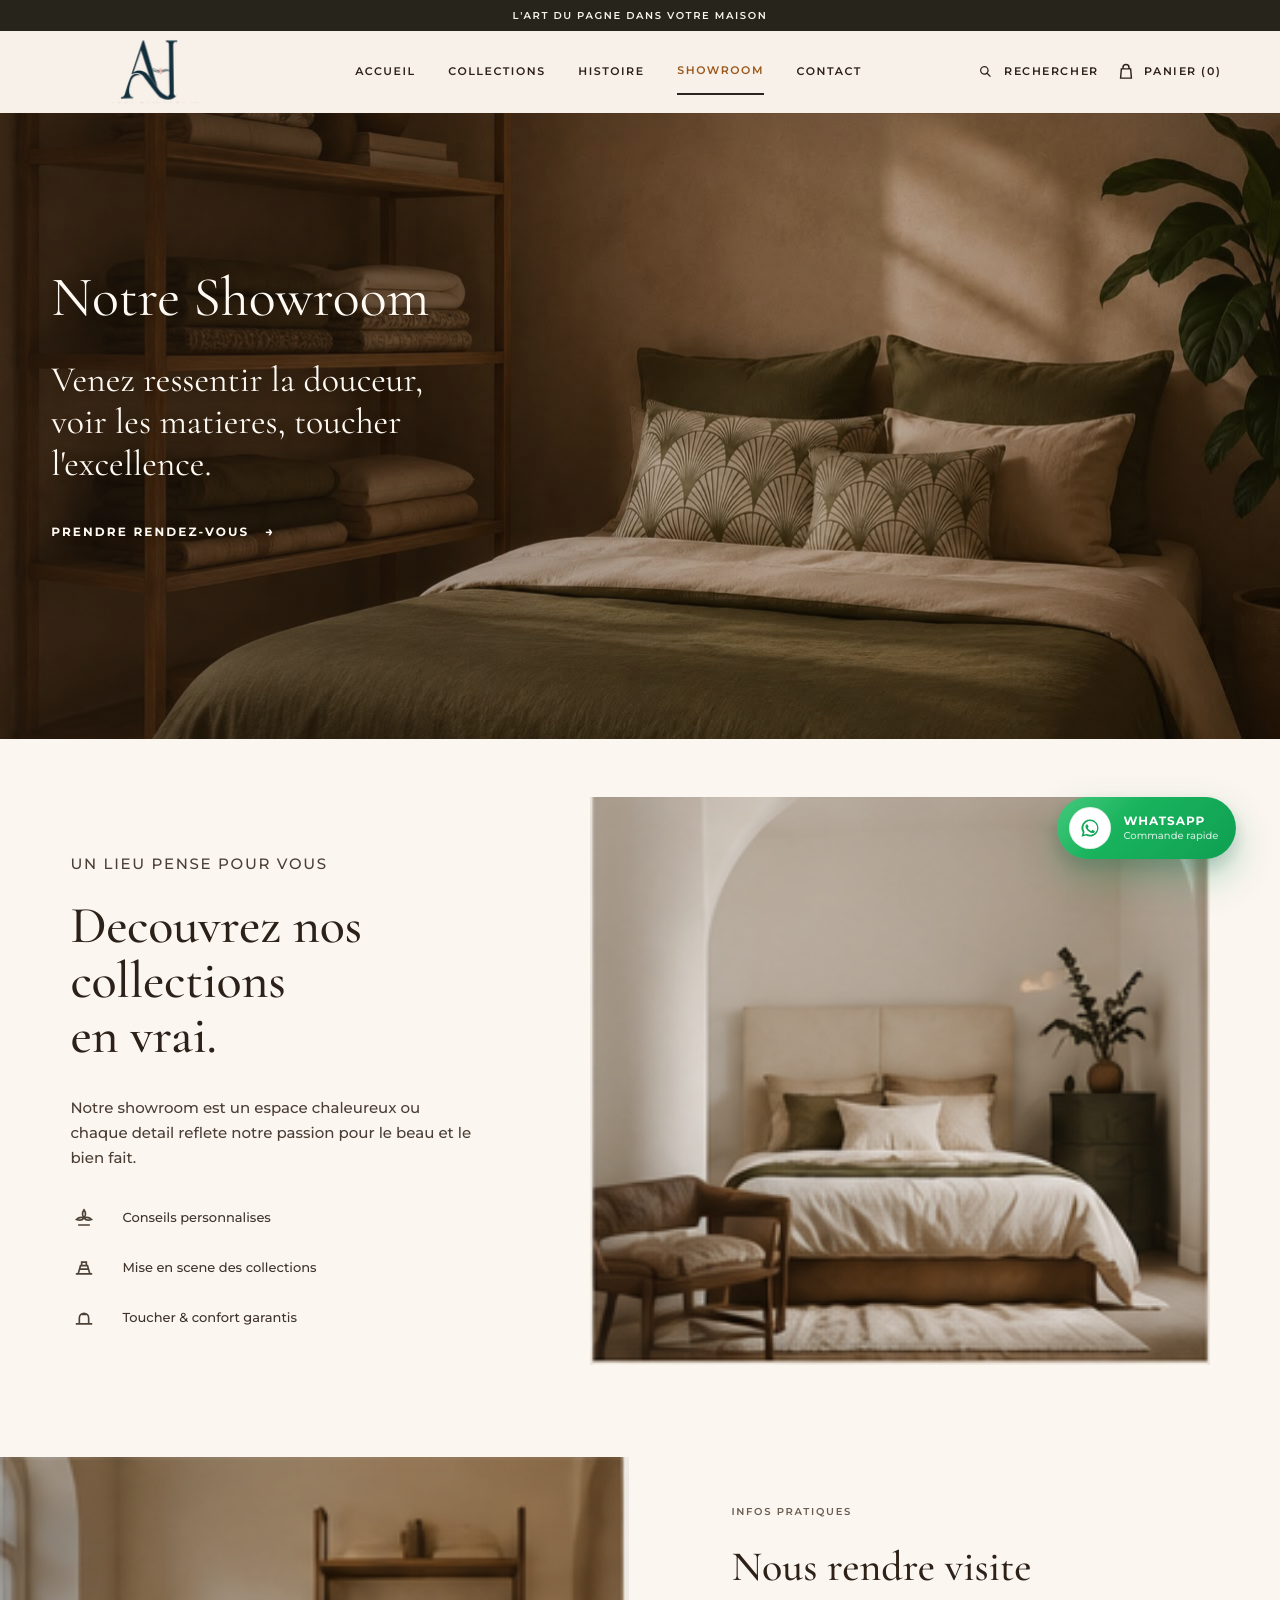
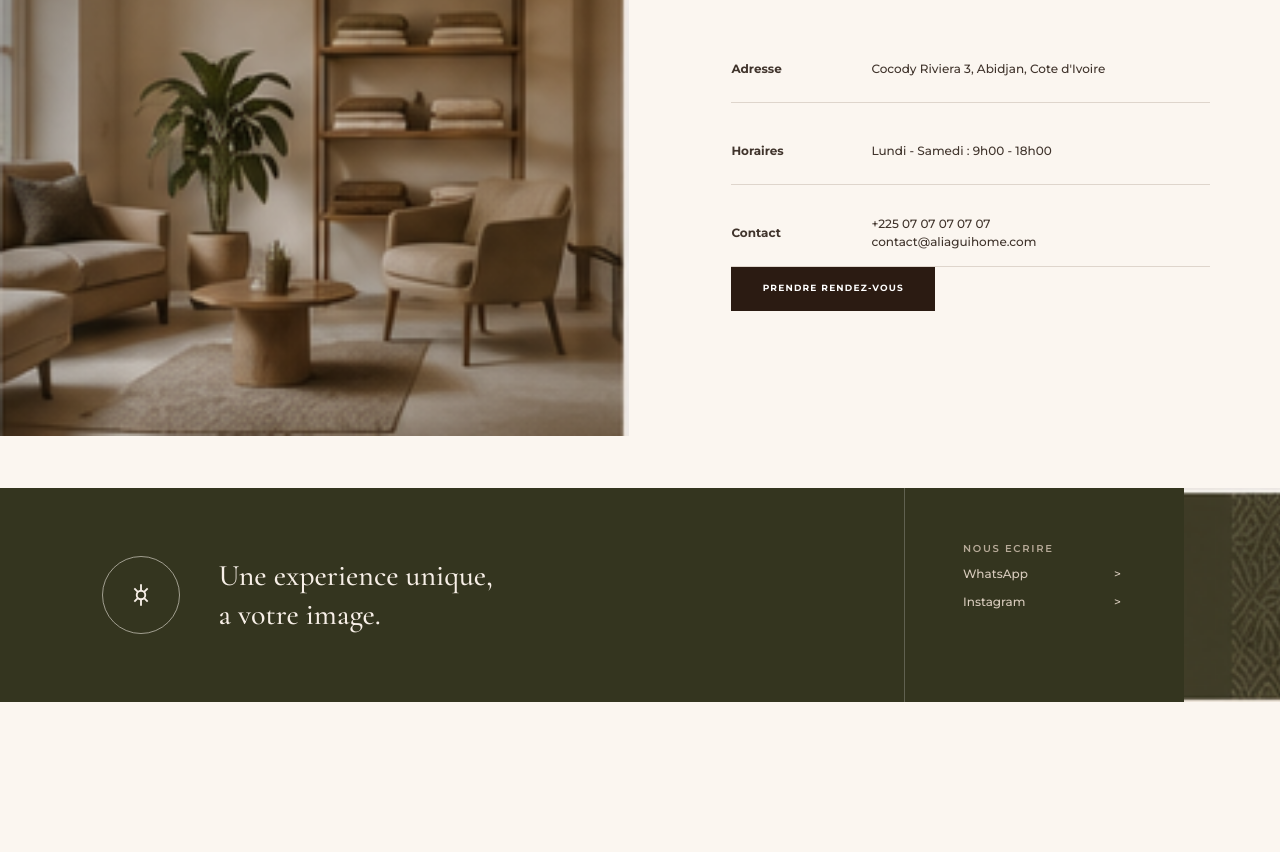
<file: showroom.html>
<!doctype html>
<html lang="fr">
<head>
  <meta charset="utf-8">
  <meta name="viewport" content="width=device-width, initial-scale=1">
  <title>Notre Showroom - Aliagui Home</title>
  <link rel="stylesheet" href="styles.css">
  <link rel="stylesheet" href="overrides.css">
</head>
<body>
  <div class="page">
    <div class="top-strip">L'art du pagne dans votre maison</div>

    <header class="site-header site-header--solid">
      <div class="header-inner">
        <a class="brand" href="index.html" aria-label="Aliagui Home">
          <img class="brand-logo" src="assets/img/logo.png" alt="Aliagui Home">
        </a>

        <nav id="main-navigation" class="main-nav" aria-label="Navigation principale">
          <a href="index.html">Accueil</a>
          <a href="collections.html">Collections</a>
          <a href="histoire.html">Histoire</a>
          <a href="showroom.html" aria-current="page">Showroom</a>
          <a href="contact.html">Contact</a>
        </nav>

        <div class="header-actions">
          <button class="header-action search-action" type="button" aria-label="Rechercher">
            <svg viewBox="0 0 24 24" aria-hidden="true"><path fill="currentColor" d="M9.8 4a5.8 5.8 0 0 1 4.56 9.38l4.16 4.15-1.14 1.15-4.16-4.16A5.8 5.8 0 1 1 9.8 4Zm0 1.7a4.1 4.1 0 1 0 0 8.2 4.1 4.1 0 0 0 0-8.2Z"/></svg>
            <span>Rechercher</span>
          </button>
          <button class="header-action cart-action" type="button" aria-label="Ouvrir le panier">
            <svg viewBox="0 0 24 24" aria-hidden="true"><path fill="currentColor" d="M7 7V6a5 5 0 0 1 10 0v1h2.05l1.2 14H3.75L4.95 7H7Zm2 0h6V6a3 3 0 0 0-6 0v1ZM6.7 8.7 5.82 19.3h12.36L17.3 8.7H6.7Z"/></svg>
            <span>Panier (2)</span>
            <span class="cart-badge" aria-hidden="true">2</span>
          </button>
          <button class="icon-button menu-toggle" type="button" aria-label="Ouvrir le menu" aria-controls="mobile-menu-drawer" aria-expanded="false"></button>
        </div>
      </div>
    </header>

    <main>
      <section class="visual-hero hero-showroom" aria-labelledby="showroom-title">
        <img class="hero-image" src="assets/hero-showroom-hd.jpeg" alt="">
        <div class="hero-copy">
          <h1 id="showroom-title">Notre Showroom</h1>
          <p>Venez ressentir la douceur,<br>voir les matieres, toucher<br>l'excellence.</p>
          <a class="hero-cta" href="#">Prendre rendez-vous</a>
        </div>
      </section>

      <section class="showroom-intro" aria-labelledby="real-title">
        <div class="copy-block">
          <p class="eyebrow">Un lieu pense pour vous</p>
          <h2 id="real-title">Decouvrez nos <br class="mobile-only">collections<br>en vrai.</h2>
          <p>Notre showroom est un espace chaleureux ou chaque detail reflete notre passion pour le beau et le bien fait.</p>
          <div class="benefits">
            <div class="benefit">
              <svg viewBox="0 0 24 24" aria-hidden="true"><path fill="none" stroke="currentColor" stroke-width="1.4" d="M12 5c1.8 2.6 1.8 4.6 0 7-1.8-2.4-1.8-4.4 0-7Zm0 7c2.6-1 4.6-.6 6.5 1.3-3 1.1-5 .7-6.5-1.3Zm0 0c-1.5 2-3.5 2.4-6.5 1.3C7.4 11.4 9.4 11 12 12Zm-5 6h10"/></svg>
              <span>Conseils personnalises</span>
            </div>
            <div class="benefit">
              <svg viewBox="0 0 24 24" aria-hidden="true"><path fill="none" stroke="currentColor" stroke-width="1.4" d="M5 17h14M7 17l2-7h6l2 7M10 10V7h4v3M8.5 13h7"/></svg>
              <span>Mise en scene des collections</span>
            </div>
            <div class="benefit">
              <svg viewBox="0 0 24 24" aria-hidden="true"><path fill="none" stroke="currentColor" stroke-width="1.4" d="M8 12a4 4 0 1 1 8 0v5H8v-5Zm-3 5h14M10 9h4"/></svg>
              <span>Toucher &amp; confort garantis</span>
            </div>
          </div>
        </div>
        <img src="assets/showroom-bed.png" alt="Lit expose dans le showroom">
      </section>

      <section class="visit-section" aria-labelledby="visit-title">
        <img src="assets/showroom-visit.png" alt="Espace salon du showroom">
        <div class="visit-info">
          <p class="eyebrow">Infos pratiques</p>
          <h2 id="visit-title">Nous rendre visite</h2>
          <dl class="info-list">
            <div class="info-row">
              <dt>Adresse</dt>
              <dd>Cocody Riviera 3, Abidjan, Cote d'Ivoire</dd>
            </div>
            <div class="info-row">
              <dt>Horaires</dt>
              <dd>Lundi - Samedi : 9h00 - 18h00</dd>
            </div>
            <div class="info-row">
              <dt>Contact</dt>
              <dd>+225 07 07 07 07 07<br>contact@aliaguihome.com</dd>
            </div>
          </dl>
          <a class="service-link" href="https://wa.me/2250707070707?text=Bonjour%20Aliagui%20Home%2C%20je%20souhaite%20prendre%20rendez-vous%20au%20showroom." target="_blank" rel="noopener noreferrer">Prendre rendez-vous</a>
        </div>
      </section>

      <section class="contact-banner" aria-label="Contact showroom">
        <div class="contact-main">
          <span class="round-icon" aria-hidden="true">
            <svg viewBox="0 0 24 24">
              <path fill="none" stroke="currentColor" stroke-width="1.4" d="M12 4v5m0 6v5M7 7l3 3m4 4 3 3m0-10-3 3m-4 4-3 3"/>
              <circle cx="12" cy="12" r="3.2" fill="none" stroke="currentColor" stroke-width="1.4"/>
            </svg>
          </span>
          <p>Une experience unique,<br>a votre image.</p>
        </div>
        <div class="contact-links">
          <p class="eyebrow">Nous ecrire</p>
          <a href="https://wa.me/2250707070707?text=Bonjour%20Aliagui%20Home%2C%20je%20souhaite%20avoir%20des%20informations." target="_blank" rel="noopener noreferrer"><span>WhatsApp</span><span>&gt;</span></a>
          <a href="#"><span>Instagram</span><span>&gt;</span></a>
        </div>
        <img src="assets/pattern-showroom.png" alt="">
      </section>
    </main>

    <footer class="mini-footer">
      <div class="footer-item">
        <svg viewBox="0 0 24 24" aria-hidden="true"><path fill="none" stroke="currentColor" stroke-width="1.5" d="M4 11h13v8H4v-8Zm13 3h2.3l1.7 2.2V19h-4v-5ZM7 11V8.5h7V11M7.5 19.5a1.5 1.5 0 1 0 0-3 1.5 1.5 0 0 0 0 3Zm11 0a1.5 1.5 0 1 0 0-3 1.5 1.5 0 0 0 0 3Z"/></svg>
        <div><h2>Livraison Express</h2><p>en 48h partout en Cote d'Ivoire</p></div>
      </div>
      <div class="footer-item">
        <svg viewBox="0 0 24 24" aria-hidden="true"><path fill="none" stroke="currentColor" stroke-width="1.5" d="M3 7h18v11H3V7Zm0 4h18M6 15h4"/></svg>
        <div><h2>Paiement securise</h2><p>Visa, Mastercard, Orange Money</p></div>
      </div>
      <div class="footer-item">
        <svg viewBox="0 0 24 24" aria-hidden="true"><path fill="none" stroke="currentColor" stroke-width="1.5" d="M6 10a6 6 0 0 1 12 0v3a3 3 0 0 1-3 3h-2m-7-6H4v5h2v-5Zm12 0h2v5h-2v-5Z"/></svg>
        <div><h2>Service Client</h2><p>Disponible 7j/7</p></div>
      </div>
      <div class="footer-ah">ALIAGUI HOME</div>
    </footer>
  </div>

  <div class="overlay" hidden></div>

  <a class="whatsapp-float" href="https://wa.me/2250707070707?text=Bonjour%20Aliagui%20Home%2C%20je%20souhaite%20avoir%20des%20informations." target="_blank" rel="noopener noreferrer" aria-label="Contacter Aliagui Home sur WhatsApp">
    <span class="whatsapp-float__icon" aria-hidden="true">
      <svg viewBox="0 0 32 32" focusable="false">
        <path fill="currentColor" d="M16.03 4.5A11.4 11.4 0 0 0 6.2 21.68L4.8 27.5l5.96-1.35A11.42 11.42 0 1 0 16.03 4.5Zm0 2.05a9.37 9.37 0 0 1 7.9 14.42 9.35 9.35 0 0 1-11.9 3.13l-.41-.21-3.74.85.88-3.62-.25-.43a9.34 9.34 0 0 1 7.52-14.14Zm-4.2 4.8c-.2 0-.53.07-.8.37-.28.31-1.06 1.04-1.06 2.54 0 1.5 1.09 2.95 1.24 3.15.15.2 2.1 3.36 5.2 4.58 2.58 1.02 3.11.82 3.67.77.56-.05 1.8-.74 2.05-1.45.25-.71.25-1.32.18-1.45-.08-.13-.28-.2-.58-.35-.31-.15-1.8-.89-2.08-.99-.28-.1-.48-.15-.68.15-.2.3-.78.98-.96 1.18-.18.2-.35.23-.66.08-.3-.15-1.29-.48-2.46-1.52-.91-.81-1.52-1.81-1.7-2.11-.18-.3-.02-.47.13-.62.13-.13.3-.35.46-.53.15-.18.2-.31.3-.51.1-.2.05-.38-.03-.53-.08-.15-.68-1.64-.93-2.24-.25-.58-.5-.5-.68-.51h-.58Z"/>
      </svg>
    </span>
    <span class="whatsapp-float__text">
      <strong>WhatsApp</strong>
      <span>Commande rapide</span>
    </span>
  </a>

  <aside id="mobile-menu-drawer" class="drawer menu-drawer" aria-label="Menu mobile" hidden>
    <button class="icon-button drawer-close x-icon" type="button" aria-label="Fermer le menu"></button>
    <h2>Menu</h2>
    <nav aria-label="Navigation mobile">
      <a href="index.html">Accueil</a>
      <a href="collections.html">Collections</a>
      <a href="histoire.html">Histoire</a>
      <a href="showroom.html" aria-current="page">Showroom</a>
      <a href="contact.html">Contact</a>
    </nav>
    <p class="drawer-note">Des draps en pagne et du linge de lit concus pour donner a la maison une memoire douce et contemporaine.</p>
  </aside>

  <aside class="drawer search-drawer" aria-label="Recherche" hidden>
    <button class="icon-button drawer-close x-icon" type="button" aria-label="Fermer la recherche"></button>
    <h2>Rechercher</h2>
    <input type="search" placeholder="Draps, collections, showroom" aria-label="Recherche">
    <ul class="search-suggestions">
      <li><a href="collections.html">Parures en pagne</a></li>
      <li><a href="histoire.html">Notre histoire</a></li>
      <li><a href="showroom.html">Prendre rendez-vous</a></li>
    </ul>
  </aside>

  <aside class="drawer cart-drawer" aria-label="Panier" hidden>
    <button class="icon-button drawer-close x-icon" type="button" aria-label="Fermer le panier"></button>
    <h2>Panier</h2>
    <ul class="cart-list"></ul>
    <p class="drawer-note">Votre panier est une demonstration interactive pour cette maquette.</p>
  </aside>
  <script src="interactions.js"></script>
</body>
</html>
</file>
<file: styles.css>
@import url("https://fonts.googleapis.com/css2?family=Cormorant+Garamond:wght@400;500;600&family=Montserrat:wght@400;500;600;700&display=swap");

:root {
  --dark: #27251b;
  --ink: #2d2118;
  --muted: #6c6258;
  --cream: #f6efe8;
  --cream-2: #fbf6f0;
  --sand: #efe5db;
  --olive: #34351f;
  --brown: #321b10;
  --line: #ded4ca;
  --accent: #9b581a;
  --serif: "Cormorant Garamond", Georgia, "Times New Roman", serif;
  --sans: "Montserrat", Arial, Helvetica, sans-serif;
}

* {
  box-sizing: border-box;
}

html {
  background: #ffffff;
  scroll-behavior: smooth;
}

body {
  margin: 0;
  color: var(--ink);
  background: #ffffff;
  font-family: var(--sans);
  -webkit-font-smoothing: antialiased;
  text-rendering: geometricPrecision;
}

a {
  color: inherit;
  text-decoration: none;
}

button {
  font: inherit;
}

.page {
  width: min(100%, var(--page-width, 509px));
  margin: 0 auto;
  overflow: hidden;
  background: var(--cream);
  box-shadow: 0 0 0 1px rgba(30, 25, 18, 0.04);
}

.top-strip {
  height: 24px;
  display: grid;
  place-items: center;
  background: var(--dark);
  color: #f8f4ea;
  font-size: 4.8px;
  font-weight: 600;
  letter-spacing: 1px;
  text-transform: uppercase;
}

.site-header {
  height: 81px;
  display: flex;
  align-items: center;
  justify-content: flex-start;
  gap: 12px;
  padding: 0 25px;
  background: #f7f1ea;
}

.brand {
  width: 70px;
  display: inline-flex;
  align-items: center;
  gap: 5px;
  flex: 0 0 auto;
}

.brand-ah {
  color: #211811;
  font-family: "Times New Roman", Georgia, serif;
  font-size: 31px;
  font-weight: 400;
  line-height: 1;
  letter-spacing: -2.8px;
}

.brand-name {
  display: flex;
  flex-direction: column;
  gap: 2px;
  color: #4b3a2e;
  font-size: 4.8px;
  font-weight: 500;
  letter-spacing: 1.5px;
  line-height: 1.05;
}

.main-nav {
  display: flex;
  align-items: center;
  gap: 20px;
  margin-left: 49px;
  margin-right: auto;
}

.main-nav a {
  position: relative;
  display: inline-flex;
  align-items: center;
  min-height: 18px;
  color: #352b24;
  font-size: 5.5px;
  font-weight: 600;
  letter-spacing: 0.7px;
  text-transform: uppercase;
  white-space: nowrap;
}

.main-nav a[aria-current="page"]::after {
  content: "";
  position: absolute;
  left: 0;
  right: 0;
  bottom: 0;
  height: 1px;
  background: #2b251f;
}

.header-actions {
  display: flex;
  align-items: center;
  gap: 11px;
  margin-left: 0;
}

.icon-button {
  position: relative;
  width: 15px;
  height: 19px;
  padding: 0;
  border: 0;
  background: transparent;
  color: #2b251f;
  display: inline-flex;
  align-items: center;
  justify-content: center;
}

.icon-button svg {
  width: 11px;
  height: 11px;
}

.cart-badge {
  position: absolute;
  top: -5px;
  right: -3px;
  min-width: 10px;
  height: 10px;
  border-radius: 50%;
  background: #b66b18;
  color: #ffffff;
  display: grid;
  place-items: center;
  font-size: 5px;
  font-weight: 700;
  line-height: 1;
}

.service-link {
  width: 63px;
  height: 23px;
  display: inline-flex;
  align-items: center;
  justify-content: center;
  background: #2b1b12;
  color: #ffffff;
  font-size: 5px;
  font-weight: 700;
  letter-spacing: 1px;
  line-height: 8px;
  text-align: center;
  text-transform: uppercase;
}

.hero-image {
  display: block;
  width: 100%;
  height: auto;
}

.visual-hero {
  position: relative;
  width: 100%;
  aspect-ratio: 503 / 246;
  overflow: hidden;
  background: #3b281d;
}

.visual-hero .hero-image {
  width: 100%;
  min-width: calc(100% + 2px);
  height: 100%;
  margin-left: -1px;
  object-fit: cover;
  display: block;
}

.visual-hero::after {
  content: "";
  position: absolute;
  inset: 0;
  z-index: 1;
  pointer-events: none;
}

.hero-history::after {
  background:
    linear-gradient(90deg, rgba(32, 22, 15, 0.06) 0%, rgba(32, 22, 15, 0.08) 46%, rgba(42, 28, 18, 0.38) 100%),
    linear-gradient(0deg, rgba(30, 20, 14, 0.14), rgba(30, 20, 14, 0.14));
}

.hero-showroom::after {
  background:
    linear-gradient(90deg, rgba(37, 25, 17, 0.48) 0%, rgba(37, 25, 17, 0.34) 24%, rgba(37, 25, 17, 0.08) 58%, rgba(37, 25, 17, 0.16) 100%),
    linear-gradient(0deg, rgba(30, 20, 14, 0.08), rgba(30, 20, 14, 0.08));
}

.hero-collections::after {
  background:
    linear-gradient(90deg, rgba(30, 21, 14, 0.995) 0%, rgba(35, 24, 16, 0.985) 39%, rgba(42, 29, 19, 0.72) 54%, rgba(42, 29, 19, 0.16) 78%),
    linear-gradient(0deg, rgba(30, 20, 14, 0.08), rgba(30, 20, 14, 0.08));
}

.hero-copy {
  position: absolute;
  z-index: 2;
  color: #fffaf3;
  text-shadow: 0 2px 10px rgba(32, 20, 12, 0.35);
}

.hero-copy h1 {
  margin: 0 0 30px;
  font-family: var(--serif);
  font-size: clamp(56px, 4.3vw, 90px);
  font-weight: 400;
  line-height: 0.98;
  letter-spacing: 0;
}

.hero-copy p {
  margin: 0;
  font-family: var(--serif);
  font-size: clamp(34px, 2.8vw, 58px);
  font-weight: 400;
  line-height: 1.18;
}

.hero-history .hero-copy {
  left: 57.2%;
  top: 22.2%;
}

.hero-showroom .hero-copy {
  left: 4%;
  top: 25.2%;
}

.hero-collections .hero-copy {
  left: 5.4%;
  top: 25.5%;
}

.hero-collections .hero-copy h1 {
  margin-bottom: 34px;
}

.hero-collections .hero-cta {
  margin-top: 44px;
}

.hero-showroom .hero-copy h1 {
  margin-bottom: 34px;
}

.hero-cta {
  display: inline-flex;
  align-items: center;
  margin-top: 40px;
  color: #fffaf3;
  font-family: var(--sans);
  font-size: clamp(12px, 0.85vw, 17px);
  font-weight: 700;
  letter-spacing: 2.1px;
  line-height: 1;
  text-transform: uppercase;
}

.hero-cta::after {
  content: "\2192";
  margin-left: 16px;
  font-size: 1.1em;
}

.hero-wave {
  display: grid;
  gap: 7px;
  width: clamp(130px, 13vw, 250px);
  height: auto;
  margin-top: 120px;
  opacity: 0.78;
}

.hero-wave span {
  display: block;
  height: 8px;
  background:
    radial-gradient(13px 8px at 8px 7px, transparent 7px, #fff2df 7.5px, #fff2df 8.5px, transparent 9px) 0 0 / 30px 8px repeat-x,
    radial-gradient(13px 8px at 23px 1px, transparent 7px, #fff2df 7.5px, #fff2df 8.5px, transparent 9px) 0 0 / 30px 8px repeat-x;
}

.sr-only {
  position: absolute;
  width: 1px;
  height: 1px;
  padding: 0;
  overflow: hidden;
  clip: rect(0, 0, 0, 0);
  white-space: nowrap;
  border: 0;
}

.mobile-only {
  display: none;
}

.tabs {
  height: 58px;
  padding: 16px 31px 0;
  display: grid;
  grid-template-columns: 1fr auto;
  align-items: start;
  background: var(--cream-2);
}

.tabs-list {
  display: flex;
  align-items: center;
  gap: 24px;
  border-bottom: 1px solid #d6ccc3;
  padding-bottom: 12px;
}

.tabs-list a,
.filter-button {
  color: #57483d;
  font-size: 5.6px;
  font-weight: 600;
  letter-spacing: 1px;
  text-transform: uppercase;
  white-space: nowrap;
}

.filter-button {
  width: 16px;
  height: 16px;
  padding: 0;
  border: 0;
  background: transparent;
  color: #5a5047;
}

.filter-button svg {
  width: 10px;
  height: 10px;
}

.collection-grid {
  padding: 0 31px 16px;
  background: var(--cream-2);
  display: grid;
  grid-template-columns: repeat(3, 141px);
  column-gap: 13px;
  row-gap: 24px;
}

.product {
  min-width: 0;
}

.product img {
  display: block;
  width: 100%;
  height: 113px;
  object-fit: cover;
}

.product:nth-child(n + 4) img {
  height: 106px;
}

.product h2 {
  margin: 14px 0 4px;
  color: #2c2119;
  font-family: var(--serif);
  font-size: 12.8px;
  font-weight: 500;
  letter-spacing: 0.2px;
  line-height: 15px;
  text-transform: uppercase;
}

.product p {
  margin: 0 0 8px;
  color: #7a6b61;
  font-size: 5.8px;
  font-weight: 500;
  line-height: 9px;
}

.text-link {
  color: #5b3d28;
  font-size: 5.6px;
  font-weight: 600;
  line-height: 8px;
  text-decoration: underline;
  text-underline-offset: 2px;
}

.text-link::after {
  content: "  \2192";
  text-decoration: none;
}

.craft-banner {
  height: 141px;
  display: grid;
  grid-template-columns: 1fr 144px;
  background: linear-gradient(90deg, #32331f, #3b3d24);
  color: #f7efe7;
}

.craft-copy {
  display: grid;
  grid-template-columns: 40px 1fr;
  column-gap: 16px;
  align-content: center;
  padding: 0 30px;
}

.round-icon {
  width: 39px;
  height: 39px;
  border: 1px solid rgba(250, 244, 235, 0.55);
  border-radius: 50%;
  display: grid;
  place-items: center;
}

.round-icon svg {
  width: 15px;
  height: 15px;
}

.craft-copy h2 {
  margin: 1px 0 14px;
  font-family: var(--serif);
  font-size: 15px;
  font-weight: 500;
  line-height: 20px;
}

.craft-copy .text-link {
  color: #f6efe6;
  font-size: 5px;
  letter-spacing: 0.8px;
  text-decoration: none;
  text-transform: uppercase;
}

.craft-pattern {
  width: 144px;
  height: 141px;
  object-fit: cover;
}

.section {
  background: var(--cream-2);
}

.origin-section {
  height: 264px;
  padding: 17px 34px 16px 31px;
  display: grid;
  grid-template-columns: 220px 178px;
  gap: 44px;
  align-items: start;
}

.copy-block {
  padding-top: 29px;
}

.eyebrow {
  margin: 0 0 12px;
  color: #695d52;
  font-size: 4.8px;
  font-weight: 600;
  letter-spacing: 1px;
  line-height: 8px;
  text-transform: uppercase;
}

.copy-block h1,
.copy-block h2 {
  margin: 0 0 17px;
  color: #2c2119;
  font-family: var(--serif);
  font-size: 22px;
  font-weight: 500;
  letter-spacing: -0.2px;
  line-height: 23px;
}

.copy-block p {
  margin: 0 0 11px;
  color: #4a3e35;
  font-size: 6.2px;
  font-weight: 500;
  line-height: 10.5px;
}

.origin-photo {
  display: block;
  width: 178px;
  height: 231px;
  object-fit: cover;
  object-position: center;
}

.values-section {
  height: 161px;
  padding: 19px 30px 0;
  background: #faf5ef;
  text-align: center;
}

.values-section .eyebrow {
  margin-bottom: 19px;
  color: #8a7768;
}

.values-grid {
  display: grid;
  grid-template-columns: repeat(4, 1fr);
}

.value {
  min-height: 74px;
  padding: 0 14px;
  border-right: 1px solid #e0d6cd;
}

.value:last-child {
  border-right: 0;
}

.value svg {
  width: 27px;
  height: 27px;
  color: #a3612b;
  margin-bottom: 8px;
}

.value h3 {
  margin: 0 0 6px;
  font-size: 5.6px;
  font-weight: 700;
  letter-spacing: 1.1px;
  line-height: 8px;
  text-transform: uppercase;
}

.value p {
  margin: 0;
  color: #5f554d;
  font-size: 5px;
  font-weight: 500;
  line-height: 8px;
}

.commitment-banner {
  height: 180px;
  display: grid;
  grid-template-columns: 269px 1fr;
  background: #321b10;
  color: #f7efe7;
}

.commitment-copy {
  padding: 25px 31px;
}

.commitment-copy .eyebrow {
  color: #987e67;
}

.commitment-copy h2 {
  margin: 0 0 16px;
  font-family: var(--serif);
  font-size: 15px;
  font-weight: 500;
  line-height: 19px;
}

.commitment-copy p {
  width: 174px;
  margin: 0 0 16px;
  color: #cab7a8;
  font-size: 5.7px;
  font-weight: 500;
  line-height: 10px;
}

.commitment-copy .text-link {
  color: #f8efe7;
  font-size: 5px;
  letter-spacing: 0.8px;
  text-decoration: none;
  text-transform: uppercase;
}

.commitment-banner img {
  width: 100%;
  height: 180px;
  object-fit: cover;
}

.showroom-intro {
  height: 266px;
  padding: 19px 27px 18px 28px;
  display: grid;
  grid-template-columns: 170px 251px;
  gap: 40px;
  align-items: start;
  background: var(--cream-2);
}

.showroom-intro .copy-block {
  padding-top: 21px;
}

.showroom-intro .copy-block h2 {
  margin-bottom: 17px;
}

.showroom-intro img {
  width: 251px;
  height: 230px;
  object-fit: cover;
}

.benefits {
  margin-top: 15px;
  display: grid;
  gap: 9px;
}

.benefit {
  display: grid;
  grid-template-columns: 16px 1fr;
  align-items: center;
  gap: 8px;
  color: #3d332b;
  font-size: 5.8px;
  font-weight: 500;
  line-height: 8px;
}

.benefit svg {
  width: 13px;
  height: 13px;
  color: #4d4237;
}

.visit-section {
  height: 238px;
  display: grid;
  grid-template-columns: 225px 1fr;
  gap: 32px;
  padding: 12px 27px 18px 0;
  background: #fbf6f0;
}

.visit-section img {
  width: 225px;
  height: 207px;
  object-fit: cover;
}

.visit-info {
  padding-top: 18px;
}

.visit-info h2 {
  margin: 0 0 20px;
  font-family: var(--serif);
  font-size: 19px;
  font-weight: 500;
  line-height: 23px;
}

.info-list {
  margin: 0 0 17px;
  display: grid;
  gap: 0;
}

.info-row {
  min-height: 28px;
  border-bottom: 1px solid #ded5cc;
  display: grid;
  grid-template-columns: 57px 1fr;
  align-items: center;
  color: #40342c;
  font-size: 5.5px;
  font-weight: 500;
  line-height: 8px;
}

.info-row dt {
  font-weight: 700;
}

.visit-info .service-link {
  width: 98px;
  height: 21px;
  font-size: 4.6px;
  letter-spacing: 0.8px;
}

.contact-banner {
  height: 98px;
  display: grid;
  grid-template-columns: 1fr 136px 56px;
  background: #34351f;
  color: #f7efe7;
}

.contact-main {
  display: grid;
  grid-template-columns: 40px 1fr;
  align-items: center;
  column-gap: 17px;
  padding-left: 30px;
}

.contact-main p {
  margin: 0;
  font-family: var(--serif);
  font-size: 13px;
  font-weight: 500;
  line-height: 17px;
}

.contact-links {
  border-left: 1px solid rgba(255, 255, 255, 0.22);
  padding: 25px 0 0 28px;
}

.contact-links .eyebrow {
  margin-bottom: 10px;
  color: #b7aa98;
}

.contact-links a {
  display: flex;
  justify-content: space-between;
  width: 75px;
  color: #d8cbbc;
  font-size: 5.6px;
  font-weight: 500;
  line-height: 9px;
}

.contact-links a + a {
  margin-top: 4px;
}

.contact-banner img {
  width: 56px;
  height: 98px;
  object-fit: cover;
}

.mini-footer {
  height: 93px;
  padding: 22px 29px 0;
  display: grid;
  grid-template-columns: 133px 133px 102px 1fr;
  gap: 6px;
  align-items: start;
  background: #fbf5ee;
  color: #30261f;
}

.footer-item {
  display: grid;
  grid-template-columns: 17px 1fr;
  gap: 9px;
  align-items: start;
}

.footer-item svg {
  width: 12px;
  height: 12px;
  margin-top: 2px;
  color: #3e332b;
}

.footer-item h2 {
  margin: 0 0 4px;
  font-size: 5.5px;
  font-weight: 700;
  letter-spacing: 0.55px;
  line-height: 8px;
  text-transform: uppercase;
}

.footer-item p {
  margin: 0;
  color: #4e443c;
  font-size: 5px;
  font-weight: 500;
  line-height: 7px;
}

.footer-ah {
  justify-self: end;
  color: #2d2118;
  font-family: "Times New Roman", Georgia, serif;
  font-size: 24px;
  line-height: 1;
  letter-spacing: -2px;
}

@media (max-width: 520px) {
  .page {
    width: 100%;
  }

  .site-header {
    padding: 0 18px;
    gap: 8px;
  }

  .brand {
    width: 74px;
  }

  .main-nav {
    gap: 11px;
  }

  .header-actions {
    gap: 7px;
    margin-left: 4px;
  }

  .service-link {
    width: 56px;
  }

  .tabs-list {
    gap: 16px;
  }
}

/* Real website scale */
body {
  background: #fbf6f0;
}

.page {
  width: 100%;
  max-width: none;
  margin: 0;
  box-shadow: none;
}

.top-strip {
  height: 34px;
  font-size: 10px;
  letter-spacing: 1.6px;
}

.site-header {
  height: 86px;
  padding: 0 clamp(30px, 4.6vw, 64px);
}

.brand {
  width: 132px;
  gap: 8px;
}

.brand-ah {
  font-size: 52px;
  letter-spacing: -4px;
}

.brand-name {
  font-size: 8px;
  letter-spacing: 2.5px;
}

.main-nav {
  gap: clamp(22px, 2.7vw, 40px);
  margin-left: clamp(46px, 6vw, 104px);
}

.main-nav a {
  min-height: 24px;
  font-size: 10.5px;
  letter-spacing: 1px;
}

.main-nav a[aria-current="page"]::after {
  height: 2px;
}

.header-actions {
  gap: 18px;
}

.icon-button {
  width: 24px;
  height: 30px;
}

.icon-button svg {
  width: 18px;
  height: 18px;
}

.cart-badge {
  top: -6px;
  right: -5px;
  min-width: 16px;
  height: 16px;
  font-size: 9px;
}

.service-link {
  width: 118px;
  height: 48px;
  font-size: 10px;
  letter-spacing: 1.35px;
  line-height: 14px;
  white-space: normal;
}

.hero-image {
  width: 100%;
  min-width: calc(100% + 2px);
  margin-left: -1px;
}

.tabs {
  height: auto;
  padding: 44px clamp(46px, 5.5vw, 86px) 0;
}

.tabs-list {
  gap: clamp(26px, 4vw, 60px);
  padding-bottom: 27px;
}

.tabs-list a,
.filter-button {
  font-size: 11px;
  letter-spacing: 1.3px;
}

.filter-button {
  width: 28px;
  height: 28px;
}

.filter-button svg {
  width: 20px;
  height: 20px;
}

.collection-grid {
  padding: 43px clamp(46px, 5.5vw, 86px) 58px;
  grid-template-columns: repeat(3, minmax(0, 1fr));
  column-gap: 36px;
  row-gap: 58px;
}

.product img,
.product:nth-child(n + 4) img {
  height: clamp(270px, 22vw, 338px);
  object-fit: cover;
}

.product h2 {
  margin: 28px 0 10px;
  font-size: 28px;
  line-height: 32px;
}

.product p {
  margin-bottom: 18px;
  font-size: 13px;
  line-height: 19px;
}

.text-link {
  font-size: 12px;
  line-height: 16px;
}

.craft-banner {
  height: 310px;
  grid-template-columns: 1fr minmax(320px, 28vw);
}

.craft-copy {
  grid-template-columns: 78px minmax(0, 1fr);
  column-gap: 38px;
  padding: 0 clamp(70px, 8vw, 120px);
}

.round-icon {
  width: 78px;
  height: 78px;
}

.round-icon svg {
  width: 32px;
  height: 32px;
}

.craft-copy h2 {
  margin: 0 0 30px;
  font-size: 36px;
  line-height: 45px;
}

.craft-copy .text-link,
.commitment-copy .text-link {
  font-size: 10px;
  letter-spacing: 1.5px;
}

.craft-pattern {
  width: 100%;
  height: 310px;
}

.origin-section {
  height: auto;
  padding: 54px clamp(46px, 6vw, 86px);
  grid-template-columns: minmax(0, 1fr) minmax(340px, 420px);
  gap: clamp(64px, 10vw, 130px);
  align-items: center;
}

.copy-block {
  max-width: 570px;
  padding-top: 0;
}

.eyebrow {
  margin-bottom: 24px;
  font-size: 10px;
  letter-spacing: 1.7px;
  line-height: 14px;
}

.copy-block h1,
.copy-block h2 {
  margin-bottom: 32px;
  font-size: 52px;
  line-height: 55px;
}

.copy-block p {
  margin-bottom: 22px;
  font-size: 15px;
  line-height: 25px;
}

.origin-photo {
  width: 100%;
  height: clamp(442px, 37vw, 545px);
}

.values-section {
  height: auto;
  padding: 55px clamp(46px, 6vw, 86px) 60px;
}

.values-section .eyebrow {
  margin-bottom: 42px;
}

.value {
  min-height: 170px;
  padding: 0 32px;
}

.value svg {
  width: 56px;
  height: 56px;
  margin-bottom: 18px;
}

.value h3 {
  margin-bottom: 14px;
  font-size: 12px;
  letter-spacing: 1.6px;
  line-height: 16px;
}

.value p {
  font-size: 11px;
  line-height: 17px;
}

.commitment-banner {
  height: 410px;
  grid-template-columns: minmax(430px, 53%) 1fr;
}

.commitment-copy {
  padding: 68px clamp(48px, 6vw, 86px);
}

.commitment-copy h2 {
  margin-bottom: 34px;
  font-size: 36px;
  line-height: 46px;
}

.commitment-copy p {
  width: min(100%, 470px);
  margin-bottom: 34px;
  font-size: 14px;
  line-height: 24px;
}

.commitment-banner img {
  height: 410px;
}

.showroom-intro {
  height: auto;
  padding: 58px clamp(46px, 5.5vw, 86px);
  grid-template-columns: minmax(0, 1fr) minmax(460px, 620px);
  gap: clamp(60px, 9vw, 118px);
  align-items: center;
}

.showroom-intro .copy-block h2 {
  margin-bottom: 32px;
}

.showroom-intro img {
  width: 100%;
  height: auto;
}

.benefits {
  margin-top: 34px;
  gap: 22px;
}

.benefit {
  grid-template-columns: 34px 1fr;
  gap: 18px;
  font-size: 13px;
  line-height: 18px;
}

.benefit svg {
  width: 28px;
  height: 28px;
}

.visit-section {
  height: auto;
  grid-template-columns: minmax(420px, 52%) minmax(0, 1fr);
  gap: clamp(60px, 8vw, 108px);
  padding: 34px clamp(46px, 5.5vw, 86px) 52px 0;
}

.visit-section img {
  width: 100%;
  height: auto;
}

.visit-info {
  padding-top: 48px;
}

.visit-info h2 {
  margin-bottom: 44px;
  font-size: 42px;
  line-height: 50px;
}

.info-row {
  min-height: 66px;
  grid-template-columns: 140px 1fr;
  font-size: 12px;
  line-height: 18px;
}

.info-row dd {
  margin: 0;
}

.visit-info .service-link {
  width: 204px;
  height: 44px;
  font-size: 9px;
  letter-spacing: 1.2px;
}

.contact-banner {
  height: 214px;
  grid-template-columns: 1fr 280px 96px;
}

.contact-main {
  grid-template-columns: 78px minmax(0, 1fr);
  column-gap: 38px;
  padding-left: clamp(70px, 8vw, 120px);
}

.contact-main p {
  font-size: 30px;
  line-height: 39px;
}

.contact-links {
  padding: 54px 0 0 58px;
}

.contact-links a {
  width: 158px;
  font-size: 12px;
  line-height: 18px;
}

.contact-links a + a {
  margin-top: 10px;
}

.contact-banner img {
  width: 96px;
  height: 214px;
}

.mini-footer {
  height: 150px;
  padding: 44px clamp(46px, 5.5vw, 86px) 0;
  grid-template-columns: minmax(230px, 1fr) minmax(250px, 1fr) minmax(210px, 0.8fr) 80px;
  gap: 22px;
}

.footer-item {
  grid-template-columns: 32px minmax(0, 1fr);
  gap: 20px;
}

.footer-item svg {
  width: 24px;
  height: 24px;
}

.footer-item h2 {
  margin-bottom: 8px;
  font-size: 11px;
  letter-spacing: 1px;
  line-height: 15px;
}

.footer-item p {
  font-size: 10px;
  line-height: 15px;
}

.footer-ah {
  font-size: 54px;
  letter-spacing: -4px;
}

@media (max-width: 980px) {
  .site-header {
    height: auto;
    min-height: 88px;
    flex-wrap: wrap;
    padding-top: 14px;
    padding-bottom: 14px;
  }

  .brand {
    width: 138px;
  }

  .brand-ah {
    font-size: 48px;
  }

  .main-nav {
    order: 3;
    width: 100%;
    justify-content: center;
    margin: 12px 0 0;
  }

  .header-actions {
    margin-left: auto;
  }

  .collection-grid,
  .values-grid {
    grid-template-columns: repeat(2, minmax(0, 1fr));
  }

  .value:nth-child(2) {
    border-right: 0;
  }

  .origin-section,
  .showroom-intro,
  .visit-section,
  .commitment-banner,
  .craft-banner,
  .contact-banner,
  .mini-footer {
    grid-template-columns: 1fr;
  }

  .craft-banner,
  .commitment-banner,
  .contact-banner,
  .mini-footer {
    height: auto;
  }

  .craft-pattern,
  .commitment-banner img,
  .contact-banner img {
    width: 100%;
    height: 260px;
  }

  .visit-section {
    padding-left: clamp(46px, 5.5vw, 86px);
  }

  .visit-info {
    padding-top: 0;
  }
}

@media (max-width: 640px) {
  .top-strip {
    height: 28px;
    font-size: 8px;
  }

  .site-header {
    padding-right: 18px;
    padding-left: 18px;
  }

  .main-nav {
    gap: 16px;
    overflow-x: auto;
    justify-content: flex-start;
    padding-bottom: 4px;
  }

  .main-nav a {
    font-size: 10px;
  }

  .visual-hero {
    aspect-ratio: 4 / 3;
  }

  .hero-copy h1 {
    margin-bottom: 18px;
    font-size: 38px;
  }

  .hero-copy p {
    font-size: 23px;
  }

  .hero-history .hero-copy {
    left: 38%;
    top: 24%;
    max-width: 58%;
  }

  .hero-showroom .hero-copy {
    left: 7%;
    top: 22%;
    max-width: 80%;
  }

  .hero-collections .hero-copy {
    left: 7%;
    top: 22%;
    max-width: 82%;
  }

  .hero-cta {
    margin-top: 24px;
    font-size: 10px;
  }

  .hero-wave {
    width: 100px;
    height: auto;
    gap: 4px;
    margin-top: 38px;
  }

  .hero-wave span {
    height: 6px;
  }

  .service-link {
    width: 92px;
  }

  .tabs,
  .collection-grid,
  .origin-section,
  .values-section,
  .showroom-intro,
  .visit-section,
  .commitment-copy,
  .mini-footer {
    padding-right: 22px;
    padding-left: 22px;
  }

  .tabs-list {
    gap: 22px;
    overflow-x: auto;
  }

  .collection-grid,
  .values-grid {
    grid-template-columns: 1fr;
  }

  .product img,
  .product:nth-child(n + 4) img {
    height: 285px;
  }

  .copy-block h1,
  .copy-block h2 {
    font-size: 38px;
    line-height: 42px;
  }

  .value {
    border-right: 0;
    border-bottom: 1px solid #e0d6cd;
    padding-bottom: 28px;
  }

  .value:last-child {
    border-bottom: 0;
  }

  .contact-main,
  .craft-copy {
    grid-template-columns: 58px 1fr;
    padding: 46px 22px;
  }

  .round-icon {
    width: 58px;
    height: 58px;
  }

  .contact-main p,
  .craft-copy h2 {
    font-size: 26px;
    line-height: 33px;
  }

  .contact-links {
    padding: 0 22px 36px;
    border-left: 0;
  }

  .info-row {
    grid-template-columns: 92px 1fr;
  }

  .footer-ah {
    justify-self: start;
  }
}

/* Mobile layout for the three pages */
@media (max-width: 768px) {
  html,
  body {
    width: 100%;
    overflow-x: hidden;
  }

  .page {
    width: 100%;
    overflow: hidden;
  }

  .mobile-only {
    display: block;
  }

  .top-strip {
    height: 28px;
    padding: 0 12px;
    font-size: 8px;
    letter-spacing: 1.2px;
    text-align: center;
  }

  .site-header {
    min-height: 0;
    height: auto;
    padding: 14px 18px 12px;
    display: grid;
    grid-template-columns: auto auto;
    grid-template-areas:
      "brand actions"
      "nav nav";
    align-items: center;
    row-gap: 12px;
    column-gap: 12px;
  }

  .brand {
    grid-area: brand;
    width: 116px;
    gap: 7px;
  }

  .brand-ah {
    font-size: 46px;
    letter-spacing: -3.8px;
  }

  .brand-name {
    font-size: 7px;
    letter-spacing: 2px;
  }

  .header-actions {
    grid-area: actions;
    justify-self: end;
    margin-left: 0;
    gap: 10px;
  }

  .icon-button {
    width: 24px;
    height: 28px;
  }

  .icon-button svg {
    width: 18px;
    height: 18px;
  }

  .cart-badge {
    min-width: 15px;
    height: 15px;
    top: -5px;
    right: -4px;
    font-size: 8px;
  }

  .service-link {
    width: 86px;
    height: 38px;
    font-size: 8px;
    line-height: 11px;
    letter-spacing: 1.1px;
  }

  .main-nav {
    grid-area: nav;
    order: initial;
    width: 100%;
    margin: 0;
    padding: 2px 0 0;
    display: flex;
    justify-content: space-between;
    gap: 10px;
    overflow-x: auto;
    scrollbar-width: none;
  }

  .main-nav::-webkit-scrollbar,
  .tabs-list::-webkit-scrollbar {
    display: none;
  }

  .main-nav a {
    min-height: 24px;
    flex: 0 0 auto;
    font-size: 9px;
    letter-spacing: 0.8px;
  }

  .main-nav a[aria-current="page"]::after {
    height: 1px;
  }

  .visual-hero {
    height: clamp(360px, 96vw, 480px);
    aspect-ratio: auto;
  }

  .visual-hero .hero-image {
    height: 100%;
    object-fit: cover;
  }

  .hero-collections .hero-image {
    object-position: 58% center;
  }

  .hero-history .hero-image {
    object-position: 42% center;
  }

  .hero-showroom .hero-image {
    object-position: 55% center;
  }

  .hero-collections::after {
    background:
      linear-gradient(90deg, rgba(30, 21, 14, 0.95) 0%, rgba(35, 24, 16, 0.86) 50%, rgba(42, 29, 19, 0.25) 100%),
      linear-gradient(0deg, rgba(30, 20, 14, 0.16), rgba(30, 20, 14, 0.16));
  }

  .hero-history::after,
  .hero-showroom::after {
    background:
      linear-gradient(90deg, rgba(35, 24, 16, 0.68) 0%, rgba(35, 24, 16, 0.44) 58%, rgba(35, 24, 16, 0.2) 100%),
      linear-gradient(0deg, rgba(30, 20, 14, 0.18), rgba(30, 20, 14, 0.18));
  }

  .hero-copy,
  .hero-history .hero-copy,
  .hero-showroom .hero-copy,
  .hero-collections .hero-copy {
    left: 22px;
    right: 22px;
    top: auto;
    bottom: 34px;
    max-width: none;
    min-width: 0;
  }

  .hero-copy h1,
  .hero-showroom .hero-copy h1,
  .hero-collections .hero-copy h1 {
    margin-bottom: 18px;
    max-width: 100%;
    font-size: clamp(36px, 10vw, 44px);
    line-height: 0.95;
    overflow-wrap: break-word;
  }

  .hero-copy p {
    max-width: 100%;
    font-size: clamp(22px, 7vw, 28px);
    line-height: 1.12;
    overflow-wrap: break-word;
  }

  .hero-cta,
  .hero-collections .hero-cta {
    margin-top: 28px;
    font-size: 10px;
    letter-spacing: 1.5px;
  }

  .hero-wave {
    width: 118px;
    gap: 4px;
    margin-top: 34px;
  }

  .hero-wave span {
    height: 6px;
    background-size: 24px 6px;
  }

  .tabs {
    padding: 22px 18px 0;
    grid-template-columns: minmax(0, 1fr) 24px;
    gap: 12px;
  }

  .tabs-list {
    gap: 22px;
    overflow-x: auto;
    padding-bottom: 16px;
  }

  .tabs-list a,
  .filter-button {
    font-size: 10px;
    letter-spacing: 1px;
  }

  .filter-button {
    width: 24px;
    height: 24px;
  }

  .filter-button svg {
    width: 18px;
    height: 18px;
  }

  .collection-grid {
    padding: 28px 18px 42px;
    grid-template-columns: 1fr;
    row-gap: 34px;
  }

  .product img,
  .product:nth-child(n + 4) img {
    width: 100%;
    height: min(72vw, 330px);
  }

  .product h2 {
    margin: 18px 0 8px;
    font-size: 28px;
    line-height: 31px;
  }

  .product p {
    margin-bottom: 12px;
    font-size: 13px;
    line-height: 18px;
  }

  .text-link {
    font-size: 12px;
    line-height: 16px;
  }

  .craft-banner {
    height: auto;
    grid-template-columns: 1fr;
  }

  .craft-copy {
    grid-template-columns: 56px minmax(0, 1fr);
    column-gap: 18px;
    padding: 38px 20px;
  }

  .round-icon {
    width: 56px;
    height: 56px;
  }

  .round-icon svg {
    width: 24px;
    height: 24px;
  }

  .craft-copy h2 {
    margin-bottom: 18px;
    font-size: 28px;
    line-height: 34px;
  }

  .craft-pattern {
    width: 100%;
    height: 160px;
  }

  .origin-section,
  .showroom-intro,
  .visit-section,
  .commitment-banner,
  .contact-banner,
  .mini-footer {
    grid-template-columns: 1fr;
  }

  .origin-section {
    padding: 42px 20px;
    gap: 30px;
  }

  .copy-block {
    max-width: none;
    min-width: 0;
  }

  .eyebrow {
    margin-bottom: 16px;
    font-size: 10px;
    letter-spacing: 1.5px;
    line-height: 14px;
  }

  .copy-block h1,
  .copy-block h2 {
    margin-bottom: 22px;
    max-width: 100%;
    font-size: 34px;
    line-height: 37px;
    overflow-wrap: break-word;
  }

  .copy-block p {
    margin-bottom: 16px;
    max-width: calc(100% - 10px);
    font-size: 14px;
    line-height: 23px;
    overflow-wrap: break-word;
  }

  .origin-photo {
    width: 100%;
    height: min(118vw, 520px);
  }

  .values-section {
    padding: 40px 20px 44px;
  }

  .values-section .eyebrow {
    margin-bottom: 24px;
  }

  .values-grid {
    grid-template-columns: 1fr;
  }

  .value,
  .value:nth-child(2) {
    min-height: 0;
    padding: 26px 0;
    border-right: 0;
    border-bottom: 1px solid #e0d6cd;
  }

  .value:last-child {
    border-bottom: 0;
  }

  .value svg {
    width: 46px;
    height: 46px;
    margin-bottom: 14px;
  }

  .value h3 {
    font-size: 12px;
    line-height: 16px;
  }

  .value p {
    max-width: 240px;
    margin: 0 auto;
    font-size: 12px;
    line-height: 18px;
  }

  .commitment-banner {
    height: auto;
  }

  .commitment-copy {
    padding: 40px 20px;
  }

  .commitment-copy h2 {
    margin-bottom: 22px;
    font-size: 30px;
    line-height: 36px;
  }

  .commitment-copy p {
    margin-bottom: 24px;
    font-size: 14px;
    line-height: 23px;
  }

  .commitment-banner img {
    width: 100%;
    height: 240px;
  }

  .showroom-intro {
    padding: 42px 20px;
    gap: 30px;
  }

  .showroom-intro img {
    width: 100%;
    height: min(78vw, 360px);
    object-fit: cover;
  }

  .benefits {
    margin-top: 24px;
    gap: 18px;
  }

  .benefit {
    grid-template-columns: 28px minmax(0, 1fr);
    gap: 14px;
    font-size: 13px;
    line-height: 18px;
  }

  .benefit svg {
    width: 24px;
    height: 24px;
  }

  .visit-section {
    padding: 0 20px 42px;
    gap: 30px;
  }

  .visit-section img {
    width: calc(100% + 40px);
    max-width: none;
    height: min(74vw, 340px);
    margin-left: -20px;
    object-fit: cover;
  }

  .visit-info {
    padding-top: 0;
  }

  .visit-info h2 {
    margin-bottom: 24px;
    font-size: 36px;
    line-height: 40px;
  }

  .info-row {
    min-height: auto;
    grid-template-columns: 1fr;
    gap: 6px;
    padding: 14px 0;
    font-size: 13px;
    line-height: 19px;
  }

  .info-row dd {
    margin: 0;
  }

  .visit-info .service-link {
    width: 190px;
    height: 42px;
    font-size: 9px;
  }

  .contact-banner {
    height: auto;
  }

  .contact-main {
    grid-template-columns: 56px minmax(0, 1fr);
    column-gap: 18px;
    padding: 36px 20px 26px;
  }

  .contact-main p {
    font-size: 26px;
    line-height: 32px;
  }

  .contact-links {
    padding: 0 20px 30px 94px;
    border-left: 0;
  }

  .contact-links a {
    width: 160px;
    font-size: 12px;
    line-height: 20px;
  }

  .contact-banner img {
    width: 100%;
    height: 90px;
  }

  .mini-footer {
    height: auto;
    padding: 32px 20px;
    grid-template-columns: 1fr;
    gap: 20px;
  }

  .footer-item {
    grid-template-columns: 30px minmax(0, 1fr);
    gap: 14px;
  }

  .footer-item svg {
    width: 22px;
    height: 22px;
  }

  .footer-item h2 {
    margin-bottom: 6px;
    font-size: 11px;
    line-height: 15px;
  }

  .footer-item p {
    font-size: 11px;
    line-height: 16px;
  }

  .footer-ah {
    justify-self: start;
    margin-top: 2px;
    font-size: 42px;
  }
}

@media (max-width: 390px) {
  .site-header {
    padding-right: 14px;
    padding-left: 14px;
  }

  .brand {
    width: 104px;
  }

  .brand-ah {
    font-size: 41px;
  }

  .brand-name {
    font-size: 6px;
    letter-spacing: 1.8px;
  }

  .header-actions {
    gap: 8px;
  }

  .service-link {
    width: 78px;
    height: 36px;
    font-size: 7.2px;
    letter-spacing: 0.9px;
  }

  .main-nav {
    gap: 14px;
  }

  .main-nav a {
    font-size: 8.4px;
  }

  .hero-copy,
  .hero-history .hero-copy,
  .hero-showroom .hero-copy,
  .hero-collections .hero-copy {
    left: 18px;
    right: 18px;
    bottom: 30px;
  }

  .hero-copy h1,
  .hero-showroom .hero-copy h1,
  .hero-collections .hero-copy h1 {
    font-size: 36px;
  }

  .hero-copy p {
    font-size: 22px;
  }

  .hero-cta,
  .hero-collections .hero-cta {
    font-size: 9px;
  }
}

/* Shared interactive mobile header */
body.modal-lock {
  overflow: hidden;
}

.menu-toggle {
  width: 40px;
  height: 40px;
  padding: 0;
  border: 0;
  background: transparent;
  color: var(--ink);
  display: none;
  align-items: center;
  justify-content: center;
  position: relative;
}

.menu-toggle span {
  position: absolute;
  left: 9px;
  width: 22px;
  height: 1.5px;
  background: currentColor;
  transition: transform 180ms ease, opacity 180ms ease;
}

.menu-toggle span:nth-child(1) {
  transform: translateY(-6px);
}

.menu-toggle span:nth-child(2) {
  transform: translateY(0);
}

.menu-toggle span:nth-child(3) {
  transform: translateY(6px);
}

.menu-toggle[aria-expanded="true"] span:nth-child(1) {
  transform: rotate(45deg);
}

.menu-toggle[aria-expanded="true"] span:nth-child(2) {
  opacity: 0;
}

.menu-toggle[aria-expanded="true"] span:nth-child(3) {
  transform: rotate(-45deg);
}

.menu-panel-head,
.menu-close,
.main-nav__service {
  display: none;
}

.menu-panel-kicker,
.menu-panel-title {
  margin: 0;
}

.backdrop,
.cart-drawer {
  position: fixed;
  opacity: 0;
  pointer-events: none;
  transition: opacity 180ms ease, transform 180ms ease;
}

.backdrop {
  inset: 0;
  z-index: 80;
  background: rgba(45, 30, 22, 0.38);
}

.backdrop.is-open {
  opacity: 1;
  pointer-events: auto;
}

.cart-drawer {
  z-index: 96;
  top: 0;
  right: 0;
  width: min(390px, 100vw);
  height: 100vh;
  height: 100dvh;
  padding: 64px 24px 24px;
  background: #fffaf3;
  box-shadow: -18px 0 60px rgba(45, 30, 22, 0.24);
  transform: translateX(100%);
}

.cart-drawer.is-open {
  opacity: 1;
  pointer-events: auto;
  transform: translateX(0);
}

.drawer-close {
  position: absolute;
  top: 16px;
  right: 16px;
  width: 34px;
  height: 34px;
  padding: 0;
  border: 0;
  background: transparent;
  color: var(--muted);
  display: grid;
  place-items: center;
}

.drawer-close svg {
  width: 18px;
  height: 18px;
}

.cart-drawer h2 {
  margin: 0 0 10px;
  color: var(--ink);
  font-family: var(--serif);
  font-size: 34px;
  font-weight: 500;
  line-height: 38px;
}

.cart-summary {
  margin: 0 0 14px;
  color: var(--muted);
  font-size: 14px;
  line-height: 22px;
}

.cart-list {
  margin: 20px 0 0;
  padding: 0;
  list-style: none;
  display: grid;
  gap: 0;
}

.cart-list li {
  padding: 16px 0;
  border-bottom: 1px solid var(--line);
  color: var(--muted);
  display: flex;
  justify-content: space-between;
  gap: 18px;
  font-size: 14px;
  line-height: 20px;
}

.cart-list strong {
  color: var(--ink);
  white-space: nowrap;
}

.cart-total {
  margin: 24px 0 0;
  padding-top: 18px;
  border-top: 1px solid var(--line);
  color: var(--ink);
  display: flex;
  justify-content: space-between;
  gap: 16px;
  font-size: 16px;
  line-height: 24px;
}

.checkout-button {
  width: 100%;
  height: 44px;
  margin-top: 18px;
  border: 0;
  background: #2b1b12;
  color: #ffffff;
  font-size: 11px;
  font-weight: 700;
  letter-spacing: 1.4px;
  line-height: 1;
  text-transform: uppercase;
}

.search-popover {
  position: absolute;
  top: calc(100% + 12px);
  right: clamp(30px, 4.6vw, 64px);
  z-index: 75;
  width: min(320px, calc(100vw - 36px));
  padding: 14px;
  border: 1px solid var(--line);
  background: #fffaf3;
  box-shadow: 0 18px 36px rgba(45, 30, 22, 0.12);
  opacity: 0;
  pointer-events: none;
  transform: translateY(-8px);
  transition: opacity 180ms ease, transform 180ms ease;
}

.search-popover.is-open {
  opacity: 1;
  pointer-events: auto;
  transform: translateY(0);
}

.search-popover input {
  width: 100%;
  height: 38px;
  border: 0;
  border-bottom: 1px solid var(--line);
  background: transparent;
  color: var(--ink);
  outline: 0;
  font-size: 14px;
}

@media (max-width: 768px) {
  .site-header {
    display: flex;
    align-items: center;
    justify-content: flex-start;
    flex-wrap: nowrap;
    gap: 10px;
  }

  .menu-toggle {
    order: 3;
    flex: 0 0 40px;
    display: inline-flex;
    justify-self: end;
  }

  .header-actions {
    order: 2;
    flex: 0 0 auto;
    display: flex;
    align-items: center;
    justify-self: auto;
    margin-left: auto;
    margin-right: 8px;
  }

  .brand {
    order: 1;
    flex: 0 0 auto;
  }

  .header-actions .service-link {
    display: none;
  }

  .main-nav {
    position: fixed;
    top: 0;
    right: 0;
    left: auto;
    z-index: 95;
    width: min(390px, 100vw);
    height: 100vh;
    height: 100dvh;
    margin: 0;
    padding: 24px 24px 28px;
    background: #fffaf3;
    box-shadow: -18px 0 60px rgba(45, 30, 22, 0.24);
    display: flex;
    flex-direction: column;
    align-items: stretch;
    justify-content: flex-start;
    gap: 0;
    overflow-y: auto;
    opacity: 0;
    visibility: hidden;
    pointer-events: none;
    transform: translateX(100%);
    transition: opacity 180ms ease, transform 180ms ease, visibility 180ms ease;
  }

  .main-nav.is-open {
    opacity: 1;
    visibility: visible;
    pointer-events: auto;
    transform: translateX(0);
  }

  .menu-panel-head {
    min-height: 72px;
    padding: 0 44px 22px 0;
    border-bottom: 1px solid var(--line);
    display: flex;
    align-items: flex-start;
    justify-content: space-between;
    gap: 18px;
  }

  .menu-panel-kicker {
    margin-bottom: 6px;
    color: var(--accent);
    font-size: 11px;
    font-weight: 700;
    line-height: 14px;
    letter-spacing: 1.4px;
    text-transform: uppercase;
  }

  .menu-panel-title {
    color: var(--ink);
    font-family: var(--serif);
    font-size: 30px;
    font-weight: 500;
    line-height: 34px;
  }

  .menu-close {
    position: absolute;
    top: 18px;
    right: 18px;
    width: 36px;
    height: 36px;
    padding: 0;
    border: 0;
    background: transparent;
    color: var(--muted);
    display: flex;
    align-items: center;
    justify-content: center;
  }

  .menu-close::before,
  .menu-close::after {
    content: "";
    position: absolute;
    width: 20px;
    height: 1.5px;
    background: currentColor;
  }

  .menu-close::before {
    transform: rotate(45deg);
  }

  .menu-close::after {
    transform: rotate(-45deg);
  }

  .main-nav a,
  .main-nav .main-nav__service {
    width: 100%;
    min-height: 58px;
    padding: 18px 0;
    border-bottom: 1px solid var(--line);
    display: flex;
    align-items: center;
    justify-content: space-between;
    color: var(--muted);
    font-size: 13px;
    font-weight: 700;
    line-height: 18px;
    letter-spacing: 1.3px;
    text-transform: uppercase;
  }

  .main-nav a[aria-current="page"] {
    color: var(--ink);
  }

  .main-nav a[aria-current="page"]::after {
    display: none;
  }

  .main-nav a::after,
  .main-nav .main-nav__service::after {
    content: "\203A";
    font-size: 22px;
    line-height: 1;
    color: currentColor;
  }

  .search-popover {
    position: fixed;
    top: 104px;
    left: 18px;
    right: 18px;
    width: auto;
    z-index: 90;
  }
}

/* Final mobile navigation behavior */
@media (max-width: 768px) {
  .site-header {
    position: relative;
    height: 74px;
    min-height: 74px;
    padding: 0 14px;
    display: block;
    background: #f7f1ea;
  }

  .site-header .brand {
    position: absolute;
    top: 50%;
    left: 18px;
    width: 112px;
    gap: 7px;
    transform: translateY(-50%);
  }

  .site-header .brand-ah {
    font-size: 44px;
    letter-spacing: -3.8px;
  }

  .site-header .brand-name {
    font-size: 7px;
    letter-spacing: 2px;
  }

  .site-header .header-actions {
    position: absolute;
    top: 50%;
    right: 58px;
    margin: 0;
    gap: 10px;
    display: flex;
    align-items: center;
    transform: translateY(-50%);
  }

  .site-header .icon-button,
  .site-header .cart-button {
    width: 30px;
    height: 36px;
    display: inline-flex;
    visibility: visible;
    opacity: 1;
  }

  .site-header .icon-button svg {
    width: 19px;
    height: 19px;
  }

  .site-header .cart-badge {
    top: 0;
    right: 0;
    min-width: 15px;
    height: 15px;
    font-size: 8px;
  }

  .site-header .service-link {
    display: none;
  }

  .site-header .menu-toggle {
    position: absolute;
    top: 50%;
    right: 14px;
    width: 40px;
    height: 40px;
    display: inline-flex;
    align-items: center;
    justify-content: center;
    transform: translateY(-50%);
    z-index: 20;
  }

  .site-header.menu-is-open .brand,
  .site-header.menu-is-open .header-actions,
  .site-header.menu-is-open .menu-toggle {
    opacity: 0;
    pointer-events: none;
  }

  .site-header .main-nav {
    position: fixed;
    top: 0;
    right: 0;
    left: auto;
    z-index: 95;
    width: min(390px, 100vw);
    height: 100vh;
    height: 100dvh;
    margin: 0;
    padding: 24px 24px 28px;
    border: 0;
    background: #fffaf3;
    box-shadow: -18px 0 60px rgba(45, 30, 22, 0.24);
    display: flex;
    flex-direction: column;
    align-items: stretch;
    justify-content: flex-start;
    gap: 0;
    overflow-y: auto;
    scrollbar-width: none;
    opacity: 0;
    visibility: hidden;
    pointer-events: none;
    transform: translateX(100%);
    transition: opacity 180ms ease, transform 180ms ease, visibility 180ms ease;
  }

  .site-header .main-nav::-webkit-scrollbar {
    display: none;
  }

  .site-header .main-nav.is-open {
    opacity: 1;
    visibility: visible;
    pointer-events: auto;
    transform: translateX(0);
  }

  .site-header .main-nav a,
  .site-header .main-nav .main-nav__service {
    width: 100%;
    min-height: 58px;
    padding: 18px 0;
    border-bottom: 1px solid var(--line);
    display: flex;
    align-items: center;
    justify-content: space-between;
    color: var(--muted);
    font-size: 13px;
    font-weight: 700;
    line-height: 18px;
    letter-spacing: 1.3px;
    text-transform: uppercase;
  }

  .site-header .main-nav a[aria-current="page"] {
    color: var(--ink);
  }

  .site-header .main-nav a[aria-current="page"]::after {
    display: none;
  }

  .site-header .main-nav a::after,
  .site-header .main-nav .main-nav__service::after {
    content: "\203A";
    color: currentColor;
    font-size: 22px;
    line-height: 1;
  }

  .site-header .main-nav .main-nav__service {
    min-height: 48px;
    margin-top: 22px;
    padding: 0 18px;
    border-bottom: 0;
    background: var(--brown);
    color: #ffffff;
    justify-content: center;
  }

  .site-header .main-nav .main-nav__service::after {
    display: none;
  }

  .search-popover {
    top: 92px;
    left: 16px;
    right: 16px;
    width: auto;
  }
}

@media (max-width: 390px) {
  .site-header {
    padding-right: 12px;
    padding-left: 12px;
  }

  .site-header .brand {
    left: 14px;
    width: 104px;
  }

  .site-header .brand-ah {
    font-size: 41px;
  }

  .site-header .brand-name {
    font-size: 6px;
    letter-spacing: 1.8px;
  }

  .site-header .header-actions {
    right: 54px;
    gap: 8px;
  }

  .site-header .icon-button,
  .site-header .cart-button {
    width: 28px;
    height: 36px;
  }

  .site-header .menu-toggle {
    right: 10px;
  }
}

/* Final shared navbar/contact overrides */
.page {
  min-height: 100vh;
  padding-top: 113px;
  background: var(--paper);
}

.top-strip {
  position: fixed;
  top: 0;
  left: 0;
  z-index: 120;
  width: 100%;
  height: 31px;
  display: grid;
  place-items: center;
  background: var(--dark);
  color: #f8f4ea;
  font-size: 10px;
  font-weight: 600;
  line-height: 1;
  letter-spacing: 1.6px;
  text-align: center;
  text-transform: uppercase;
}

.site-header--solid {
  position: fixed;
  top: 31px;
  left: 0;
  right: 0;
  z-index: 120;
  width: 100%;
  height: 82px;
  min-height: 82px;
  padding: 0 clamp(30px, 4.6vw, 64px);
  display: flex;
  align-items: center;
  color: var(--ink);
  background: rgba(247, 241, 234, 0.98);
  box-shadow: 0 1px 0 rgba(68, 47, 35, 0.1);
  backdrop-filter: blur(14px);
  transition: height 240ms ease, min-height 240ms ease, box-shadow 240ms ease, background 240ms ease;
}

.site-header--solid.is-scrolled {
  height: 74px;
  min-height: 74px;
  background: rgba(247, 241, 234, 0.995);
  box-shadow: 0 16px 34px rgba(47, 33, 23, 0.09);
}

.site-header--solid::before,
.site-header--solid::after {
  content: none;
  display: none;
}

.site-header--solid .header-inner {
  width: min(100%, 1395px);
  margin: 0 auto;
  display: grid;
  grid-template-columns: 218px minmax(500px, 1fr) 300px;
  gap: 26px;
  align-items: center;
}

.site-header--solid .brand {
  position: static;
  width: max-content;
  display: inline-flex;
  align-items: center;
  color: inherit;
  transform: none;
  transition: transform 220ms ease, opacity 220ms ease;
}

.site-header--solid .brand:hover {
  opacity: 0.82;
  transform: translateY(-1px);
}

.site-header--solid .brand-logo {
  width: 190px;
  height: auto;
  display: block;
  max-width: none;
}

.site-header--solid .main-nav {
  position: static;
  width: auto;
  height: auto;
  min-height: 0;
  margin: 0;
  padding: 0 clamp(18px, 2.6vw, 42px) 0 0;
  border: 0;
  background: transparent;
  box-shadow: none;
  display: flex;
  flex-direction: row;
  align-items: center;
  justify-content: flex-end;
  gap: clamp(20px, 2.55vw, 38px);
  overflow: visible;
  opacity: 1;
  visibility: visible;
  pointer-events: auto;
  transform: none;
  transition: none;
}

.site-header--solid .main-nav a,
.site-header--solid .header-action {
  position: relative;
  width: auto;
  min-height: 0;
  padding: 0;
  border: 0;
  color: currentColor;
  display: inline-flex;
  align-items: center;
  justify-content: center;
  font-size: 11px;
  font-weight: 600;
  line-height: 1;
  letter-spacing: 1.55px;
  text-transform: uppercase;
  white-space: nowrap;
  transition: color 180ms ease, opacity 180ms ease, transform 180ms ease;
}

.site-header--solid .main-nav a::after {
  content: "";
  position: absolute;
  left: 0;
  right: 0;
  bottom: -13px;
  width: auto;
  height: 1px;
  background: currentColor;
  opacity: 0;
  transform: scaleX(0.45);
  transition: opacity 180ms ease, transform 180ms ease;
}

.site-header--solid .main-nav a:hover,
.site-header--solid .header-action:hover {
  color: var(--copper);
  opacity: 1;
  transform: translateY(-1px);
}

.site-header--solid .main-nav a:hover::after,
.site-header--solid .main-nav a[aria-current="page"]::after {
  opacity: 1;
  transform: scaleX(1);
}

.site-header--solid .header-actions {
  position: static;
  display: flex;
  align-items: center;
  justify-content: flex-end;
  gap: 18px;
  transform: none;
}

.site-header--solid .header-action {
  height: 38px;
  gap: 9px;
  background: transparent;
}

.site-header--solid .header-action svg {
  width: 18px;
  height: 18px;
}

.site-header--solid .icon-button {
  width: 40px;
  height: 40px;
  border: 0;
  background: transparent;
  color: currentColor;
  display: inline-grid;
  place-items: center;
  position: relative;
  transition: color 180ms ease, transform 180ms ease, opacity 180ms ease;
}

.site-header--solid .icon-button:hover {
  color: var(--copper);
  transform: translateY(-1px);
}

.site-header--solid .menu-toggle {
  display: none;
}

.site-header--solid .menu-toggle::before,
.site-header--solid .menu-toggle::after {
  content: "";
  position: absolute;
  left: 9px;
  width: 24px;
  height: 1px;
  background: currentColor;
  transition: transform 180ms ease, top 180ms ease;
}

.site-header--solid .menu-toggle::before {
  top: 18px;
}

.site-header--solid .menu-toggle::after {
  top: 24px;
}

.site-header--solid .menu-toggle[aria-expanded="true"]::before,
.site-header--solid .menu-toggle[aria-expanded="true"]::after {
  top: 21px;
}

.site-header--solid .menu-toggle[aria-expanded="true"]::before {
  transform: rotate(45deg);
}

.site-header--solid .menu-toggle[aria-expanded="true"]::after {
  transform: rotate(-45deg);
}

.overlay {
  position: fixed;
  inset: 0;
  z-index: 150;
  background: rgba(31, 21, 15, 0.5);
  opacity: 0;
  pointer-events: none;
  backdrop-filter: blur(2px);
  transition: opacity 200ms ease;
}

.overlay.is-open {
  opacity: 1;
  pointer-events: auto;
}

.drawer {
  position: fixed;
  top: 0;
  right: 0;
  z-index: 170;
  width: min(430px, 100vw);
  height: 100vh;
  height: 100dvh;
  padding: 36px 34px;
  background: var(--paper);
  color: var(--ink);
  box-shadow: 0 28px 80px rgba(32, 21, 15, 0.22);
  opacity: 0;
  overflow-y: auto;
  pointer-events: none;
  transform: translateX(100%);
  transition: opacity 200ms ease, transform 260ms cubic-bezier(0.22, 1, 0.36, 1);
}

.drawer.is-open {
  opacity: 1;
  pointer-events: auto;
  transform: translateX(0);
}

.drawer h2 {
  margin: 0 0 28px;
  font-family: var(--serif);
  font-size: 36px;
  font-weight: 400;
  line-height: 1;
}

.drawer-close {
  position: absolute;
  right: 19px;
  top: 19px;
  color: var(--ink);
}

.x-icon::before,
.x-icon::after {
  content: "";
  position: absolute;
  width: 20px;
  height: 1px;
  background: currentColor;
}

.x-icon::before {
  transform: rotate(45deg);
}

.x-icon::after {
  transform: rotate(-45deg);
}

.search-drawer input {
  width: 100%;
  height: 54px;
  border: 0;
  border-bottom: 1px solid var(--line);
  background: transparent;
  color: var(--ink);
  outline: 0;
  font-size: 15px;
}

.search-suggestions,
.cart-list {
  margin: 30px 0 0;
  padding: 0;
  list-style: none;
  display: grid;
  gap: 16px;
}

.search-suggestions a,
.cart-list li {
  padding-bottom: 16px;
  border-bottom: 1px solid var(--line);
  display: flex;
  justify-content: space-between;
  gap: 20px;
  font-size: 14px;
  line-height: 1.45;
}

.menu-drawer nav {
  margin-top: 34px;
  display: grid;
}

.menu-drawer nav a {
  min-height: 58px;
  border-bottom: 1px solid var(--line);
  display: flex;
  align-items: center;
  justify-content: space-between;
  font-size: 12px;
  font-weight: 600;
  line-height: 1;
  letter-spacing: 1.6px;
  text-transform: uppercase;
  transition: color 180ms ease, padding-left 180ms ease;
}

.menu-drawer nav a:hover {
  color: var(--copper);
  padding-left: 6px;
}

.menu-drawer nav a::after {
  content: "->";
  opacity: 0.5;
}

.drawer-note {
  margin: 34px 0 0;
  color: var(--muted);
  font-size: 13px;
  line-height: 1.7;
}

.product,
.value,
.contact-card,
.contact-form-panel,
.send-button,
.social-button,
.mini-footer,
.site-footer .service-item,
.text-link,
.hero-cta {
  transition: transform 220ms ease, box-shadow 220ms ease, opacity 220ms ease, color 180ms ease, background 180ms ease, border-color 180ms ease;
}

.product:hover,
.contact-card:hover,
.contact-form-panel:hover {
  transform: translateY(-4px);
  box-shadow: 0 22px 54px rgba(42, 31, 22, 0.1);
}

.product img,
.contact-hero-section img {
  transition: transform 720ms cubic-bezier(0.22, 1, 0.36, 1), filter 220ms ease;
}

.product:hover img,
.contact-hero-section img:hover {
  transform: scale(1.045);
}

.value:hover {
  transform: translateY(-3px);
}

.text-link:hover,
.hero-cta:hover {
  color: var(--copper);
  transform: translateY(-1px);
}

.footer-ah {
  width: auto;
  min-width: 132px;
  font-family: var(--serif);
  font-size: 20px;
  line-height: 1;
  letter-spacing: 1.8px;
  text-align: right;
  white-space: nowrap;
}

.contact-page {
  background: linear-gradient(180deg, #f8f2eb 0%, #f3e7da 100%);
}

.contact-hero-section {
  min-height: 430px;
  display: grid;
  grid-template-columns: minmax(320px, 0.72fr) minmax(420px, 1fr);
  background: #efe2d5;
  overflow: hidden;
}

.contact-hero-copy {
  padding: clamp(58px, 8vw, 102px) clamp(28px, 6vw, 92px);
  display: flex;
  flex-direction: column;
  justify-content: center;
}

.contact-hero-copy h1 {
  width: min(540px, 100%);
  margin: 0 0 24px;
  color: var(--ink);
  font-family: var(--serif);
  font-size: clamp(42px, 5vw, 68px);
  font-weight: 400;
  line-height: 1.05;
}

.contact-hero-copy p:not(.eyebrow) {
  width: min(440px, 100%);
  margin: 0;
  color: var(--muted);
  font-size: 15px;
  line-height: 1.75;
}

.contact-hero-section img {
  width: 100%;
  height: 100%;
  min-height: 430px;
  object-fit: cover;
  object-position: center;
}

.contact-content {
  width: min(100%, 1240px);
  margin: 0 auto;
  padding: clamp(44px, 7vw, 88px) clamp(20px, 4vw, 46px);
  display: grid;
  grid-template-columns: minmax(320px, 1fr) minmax(300px, 0.82fr);
  gap: clamp(30px, 5vw, 68px);
}

.contact-form-panel,
.contact-card {
  background: rgba(255, 250, 244, 0.72);
  border: 1px solid rgba(124, 83, 56, 0.14);
  box-shadow: 0 18px 48px rgba(42, 31, 22, 0.07);
}

.contact-form-panel {
  padding: clamp(30px, 4.4vw, 54px);
}

.contact-form-panel h2,
.contact-card h2 {
  margin: 0 0 22px;
  font-family: var(--serif);
  font-size: clamp(30px, 3vw, 42px);
  font-weight: 400;
  line-height: 1.12;
}

.contact-form-panel label {
  display: grid;
  gap: 10px;
  margin-bottom: 20px;
  color: var(--ink);
  font-size: 11px;
  font-weight: 700;
  letter-spacing: 1.35px;
  text-transform: uppercase;
}

.contact-form-panel input,
.contact-form-panel textarea,
.contact-form-panel select {
  width: 100%;
  border: 0;
  border-bottom: 1px solid rgba(68, 47, 35, 0.28);
  background: transparent;
  color: var(--ink);
  outline: 0;
  padding: 12px 0;
  font: inherit;
  font-size: 14px;
  line-height: 1.5;
  transition: border-color 180ms ease;
}

.contact-form-panel textarea {
  min-height: 126px;
  resize: vertical;
}

.contact-form-panel input:focus,
.contact-form-panel textarea:focus,
.contact-form-panel select:focus {
  border-color: var(--copper);
}

.send-button {
  min-height: 48px;
  margin-top: 12px;
  padding: 0 26px;
  background: var(--brown);
  color: #fff;
  font-size: 11px;
  font-weight: 700;
  letter-spacing: 1.5px;
  text-transform: uppercase;
}

.send-button:hover {
  background: var(--copper);
  transform: translateY(-2px);
}

.contact-side {
  display: grid;
  gap: 22px;
  align-content: start;
}

.contact-card {
  padding: 30px;
}

.contact-card p {
  margin: 0 0 16px;
  color: var(--muted);
  font-size: 14px;
  line-height: 1.7;
}

.info-list {
  margin: 26px 0 0;
  padding: 0;
  list-style: none;
  display: grid;
  gap: 16px;
}

.info-list li {
  padding-bottom: 15px;
  border-bottom: 1px solid var(--line);
  display: grid;
  gap: 6px;
}

.info-list span {
  color: var(--muted);
  font-size: 11px;
  letter-spacing: 1.4px;
  text-transform: uppercase;
}

.info-list strong {
  color: var(--ink);
  font-size: 14px;
  font-weight: 500;
  line-height: 1.5;
}

.social-actions {
  display: flex;
  flex-wrap: wrap;
  gap: 12px;
}

.social-button {
  min-height: 44px;
  padding: 0 18px;
  border: 1px solid rgba(68, 47, 35, 0.22);
  color: var(--ink);
  display: inline-flex;
  align-items: center;
  gap: 10px;
  font-size: 11px;
  font-weight: 700;
  letter-spacing: 1.2px;
  text-transform: uppercase;
}

.social-button:hover {
  background: var(--brown);
  border-color: var(--brown);
  color: #fff;
  transform: translateY(-2px);
}

.mini-footer {
  min-height: 96px;
  padding: 0 clamp(22px, 5vw, 58px);
  border-top: 1px solid var(--line);
  background: #fbf6ef;
  display: flex;
  align-items: center;
  justify-content: space-between;
  gap: 24px;
}

.mini-footer p {
  margin: 0;
  color: var(--muted);
  font-size: 12px;
  letter-spacing: 1.3px;
  text-transform: uppercase;
}

.reveal-target {
  opacity: 0;
  transform: translateY(26px);
  transition: opacity 700ms ease, transform 700ms cubic-bezier(0.22, 1, 0.36, 1);
}

.reveal-target.is-visible {
  opacity: 1;
  transform: translateY(0);
}

@media (max-width: 1180px) {
  .site-header--solid .header-inner {
    grid-template-columns: 206px minmax(420px, 1fr) auto;
    gap: 18px;
  }

  .site-header--solid .main-nav {
    gap: 18px;
    padding-right: 14px;
  }

  .site-header--solid .header-action span {
    display: none;
  }
}

@media (max-width: 860px) {
  .page {
    padding-top: 101px;
  }

  .top-strip {
    height: 29px;
    padding: 0 14px;
    font-size: 9px;
  }

  .site-header--solid {
    top: 29px;
    height: 72px;
    min-height: 72px;
    padding: 0 18px;
  }

  .site-header--solid.is-scrolled {
    height: 68px;
    min-height: 68px;
  }

  .site-header--solid .header-inner {
    grid-template-columns: 1fr auto auto;
    gap: 10px;
  }

  .site-header--solid .brand-logo {
    width: 154px;
  }

  .site-header--solid .main-nav {
    display: none;
    padding-right: 0;
  }

  .site-header--solid .menu-toggle {
    display: inline-grid;
  }

  .site-header--solid .header-actions {
    gap: 4px;
  }

  .site-header--solid .header-action span {
    display: none;
  }

  .contact-hero-section {
    min-height: 0;
    grid-template-columns: 1fr;
  }

  .contact-hero-copy {
    padding: 54px 24px 42px;
  }

  .contact-hero-section img {
    min-height: 300px;
    max-height: 420px;
  }

  .contact-content {
    grid-template-columns: 1fr;
    padding: 38px 20px 58px;
  }

  .mini-footer {
    min-height: 116px;
    align-items: flex-start;
    justify-content: center;
    flex-direction: column;
    padding-top: 28px;
    padding-bottom: 28px;
  }
}

@media (max-width: 520px) {
  .site-header--solid .brand-logo {
    width: 136px;
  }

  .site-header--solid .header-actions {
    gap: 0;
  }

  .drawer {
    width: 100vw;
    padding: 34px 26px;
  }

  .contact-hero-copy h1 {
    font-size: clamp(38px, 11vw, 48px);
  }

  .contact-form-panel,
  .contact-card {
    padding: 24px 20px;
  }
}

@media (prefers-reduced-motion: reduce) {
  .reveal-target {
    opacity: 1;
    transform: none;
  }
}

/* Shared solid index-style navbar, drawers, contact page, and motion polish */
.page {
  padding-top: 113px;
}

.top-strip {
  position: fixed;
  inset: 0 0 auto;
  z-index: 100;
  height: 31px;
  padding: 0 16px;
  display: flex;
  align-items: center;
  justify-content: center;
  background: var(--olive);
  color: #fffaf3;
  font-size: 10px;
  font-weight: 700;
  line-height: 1;
  letter-spacing: 1.5px;
  text-align: center;
  text-transform: uppercase;
}

.site-header--solid {
  position: fixed;
  inset: 31px 0 auto;
  z-index: 120;
  min-height: 82px;
  height: auto;
  padding: 0 58px;
  display: flex;
  align-items: center;
  color: var(--ink);
  background: rgba(251, 246, 239, 0.98);
  box-shadow: 0 16px 42px rgba(45, 30, 22, 0.08);
  backdrop-filter: blur(14px);
  transition: min-height 260ms ease, box-shadow 260ms ease, background 260ms ease;
}

.site-header--solid.is-scrolled {
  min-height: 70px;
  background: rgba(251, 246, 239, 0.99);
  box-shadow: 0 20px 55px rgba(45, 30, 22, 0.14);
}

.site-header--solid::before,
.site-header--solid::after {
  content: none;
}

.header-inner {
  width: min(100%, 1395px);
  margin: 0 auto;
  display: grid;
  grid-template-columns: 218px minmax(520px, 1fr) 300px;
  gap: 28px;
  align-items: center;
}

.site-header--solid .brand {
  width: max-content;
  display: inline-flex;
  align-items: center;
  color: currentColor;
  transition: transform 220ms ease, opacity 220ms ease;
}

.site-header--solid .brand:hover {
  transform: translateY(-1px);
  opacity: 0.9;
}

.brand-logo {
  width: 190px;
  height: auto;
  max-width: none;
  display: block;
}

.site-header--solid .main-nav {
  margin: 0;
  padding: 0 clamp(26px, 3vw, 48px) 0 0;
  display: flex;
  align-items: center;
  justify-content: flex-end;
  gap: clamp(22px, 2.5vw, 40px);
  position: static;
  width: auto;
  height: auto;
  overflow: visible;
  opacity: 1;
  visibility: visible;
  pointer-events: auto;
  transform: none;
  background: transparent;
  box-shadow: none;
}

.site-header--solid .main-nav a,
.site-header--solid .header-action {
  position: relative;
  min-height: auto;
  padding: 0 0 6px;
  border: 0;
  color: currentColor;
  font-size: 11px;
  font-weight: 600;
  line-height: 1;
  letter-spacing: 1.65px;
  text-transform: uppercase;
  white-space: nowrap;
  transition: color 180ms ease, opacity 180ms ease, transform 180ms ease;
}

.site-header--solid .main-nav a::after {
  content: "";
  position: absolute;
  left: 0;
  right: 0;
  bottom: 0;
  height: 1px;
  background: currentColor;
  opacity: 0;
  transform: scaleX(0.2);
  transform-origin: center;
  transition: opacity 200ms ease, transform 220ms ease;
}

.site-header--solid .main-nav a:hover,
.site-header--solid .header-action:hover {
  opacity: 0.72;
  transform: translateY(-1px);
}

.site-header--solid .main-nav a:hover::after,
.site-header--solid .main-nav a[aria-current="page"]::after {
  opacity: 1;
  transform: scaleX(1);
}

.site-header--solid .header-actions {
  margin: 0;
  display: flex;
  align-items: center;
  justify-content: flex-end;
  gap: 22px;
}

.site-header--solid .header-action {
  padding-bottom: 0;
  border: 0;
  background: transparent;
  display: inline-flex;
  align-items: center;
  gap: 10px;
  cursor: pointer;
}

.site-header--solid .header-action svg {
  width: 17px;
  height: 17px;
  flex: 0 0 auto;
}

.site-header--solid .icon-button,
.drawer .icon-button {
  width: 42px;
  height: 42px;
  padding: 0;
  border: 0;
  background: transparent;
  color: currentColor;
  display: inline-grid;
  place-items: center;
  position: relative;
  cursor: pointer;
}

.site-header--solid .menu-toggle {
  display: none;
  color: currentColor;
}

.site-header--solid .menu-toggle::before,
.site-header--solid .menu-toggle::after {
  content: "";
  position: absolute;
  left: 9px;
  width: 24px;
  height: 1px;
  background: currentColor;
  transition: transform 180ms ease, top 180ms ease;
}

.site-header--solid .menu-toggle::before {
  top: 18px;
}

.site-header--solid .menu-toggle::after {
  top: 24px;
}

.site-header--solid .menu-toggle[aria-expanded="true"]::before,
.site-header--solid .menu-toggle[aria-expanded="true"]::after {
  top: 21px;
}

.site-header--solid .menu-toggle[aria-expanded="true"]::before {
  transform: rotate(45deg);
}

.site-header--solid .menu-toggle[aria-expanded="true"]::after {
  transform: rotate(-45deg);
}

.overlay,
.drawer {
  position: fixed;
  opacity: 0;
  pointer-events: none;
  transition: opacity 180ms ease, transform 240ms cubic-bezier(0.22, 1, 0.36, 1);
}

.overlay {
  inset: 0;
  z-index: 150;
  background: rgba(31, 21, 15, 0.5);
  backdrop-filter: blur(2px);
}

.overlay.is-open {
  opacity: 1;
  pointer-events: auto;
}

.drawer {
  top: 0;
  right: 0;
  z-index: 170;
  width: min(430px, 100vw);
  height: 100vh;
  height: 100dvh;
  padding: 36px 34px;
  background: #fbf6ef;
  color: var(--ink);
  box-shadow: 0 22px 70px rgba(48, 33, 24, 0.22);
  transform: translateX(100%);
}

.drawer.is-open {
  opacity: 1;
  pointer-events: auto;
  transform: translateX(0);
}

.drawer h2 {
  margin: 0 0 28px;
  color: var(--ink);
  font-family: var(--serif);
  font-size: 36px;
  font-weight: 400;
  line-height: 1;
}

.drawer .drawer-close {
  position: absolute;
  top: 19px;
  right: 18px;
  left: auto;
  color: var(--muted);
}

.x-icon::before,
.x-icon::after {
  content: "";
  position: absolute;
  left: 50%;
  top: 50%;
  width: 15px;
  height: 1px;
  background: currentColor;
  transform-origin: center;
}

.x-icon::before {
  transform: translate(-50%, -50%) rotate(45deg);
}

.x-icon::after {
  transform: translate(-50%, -50%) rotate(-45deg);
}

.search-drawer input {
  width: 100%;
  height: 44px;
  border: 0;
  border-bottom: 1px solid var(--line);
  background: transparent;
  color: var(--ink);
  outline: none;
  font-size: 14px;
}

.search-suggestions,
.drawer .cart-list {
  margin: 26px 0 0;
  padding: 0;
  list-style: none;
  display: grid;
  gap: 0;
}

.search-suggestions a,
.menu-drawer nav a,
.drawer .cart-list li {
  min-height: 58px;
  padding: 18px 0;
  border-bottom: 1px solid var(--line);
  color: var(--muted);
  display: flex;
  align-items: center;
  justify-content: space-between;
  gap: 18px;
  font-size: 14px;
  line-height: 20px;
}

.menu-drawer nav {
  display: grid;
}

.menu-drawer nav a {
  color: var(--ink);
  font-size: 15px;
  font-weight: 600;
  letter-spacing: 1.8px;
  text-transform: uppercase;
}

.menu-drawer nav a::after {
  content: "\2192";
  color: var(--accent);
}

.drawer .cart-list strong {
  color: var(--ink);
  white-space: nowrap;
}

.drawer-note {
  margin: 26px 0 0;
  color: var(--muted);
  font-size: 13px;
  line-height: 22px;
}

.product,
.value,
.contact-card,
.contact-form-panel,
.footer-item,
.text-link,
.hero-cta,
.send-button,
.social-button {
  transition: transform 220ms ease, opacity 220ms ease, color 180ms ease, background 180ms ease, border-color 180ms ease, box-shadow 220ms ease;
}

.product img,
.showroom-intro img,
.visit-section img,
.origin-photo,
.contact-hero-section img {
  transition: transform 520ms cubic-bezier(0.22, 1, 0.36, 1), filter 260ms ease;
}

.product:hover {
  transform: translateY(-6px);
}

.product:hover img,
.showroom-intro img:hover,
.visit-section img:hover,
.origin-photo:hover,
.contact-hero-section img:hover {
  transform: scale(1.025);
  filter: saturate(1.03) contrast(1.02);
}

.text-link:hover,
.hero-cta:hover {
  color: var(--accent);
  transform: translateX(3px);
}

.footer-item:hover {
  transform: translateY(-2px);
}

.reveal-target {
  opacity: 0;
  transform: translateY(28px);
  transition: opacity 700ms ease, transform 760ms cubic-bezier(0.22, 1, 0.36, 1);
}

.reveal-target.is-visible {
  opacity: 1;
  transform: translateY(0);
}

.footer-ah {
  justify-self: end;
  align-self: center;
  color: #2d2118;
  font-family: var(--serif);
  font-size: 18px;
  font-weight: 600;
  line-height: 1.2;
  letter-spacing: 2px;
  text-align: right;
  text-transform: uppercase;
}

.contact-page {
  background: #fbf6f0;
}

.contact-hero-section {
  min-height: 470px;
  padding: clamp(64px, 8vw, 108px) clamp(46px, 6vw, 86px);
  display: grid;
  grid-template-columns: minmax(0, 0.9fr) minmax(440px, 1fr);
  gap: clamp(46px, 7vw, 96px);
  align-items: center;
  background: linear-gradient(90deg, rgba(44, 30, 20, 0.94), rgba(69, 48, 34, 0.74)), #3b281d;
  color: #fffaf3;
}

.contact-hero-copy h1 {
  width: min(620px, 100%);
  margin: 0 0 28px;
  font-family: var(--serif);
  font-size: clamp(46px, 5.4vw, 76px);
  font-weight: 500;
  line-height: 0.98;
}

.contact-hero-copy p:not(.eyebrow) {
  width: min(560px, 100%);
  margin: 0;
  color: rgba(255, 250, 243, 0.82);
  font-size: 16px;
  line-height: 28px;
}

.contact-hero-section img {
  width: 100%;
  height: clamp(300px, 35vw, 470px);
  object-fit: cover;
  display: block;
}

.contact-content {
  padding: clamp(54px, 7vw, 86px) clamp(46px, 6vw, 86px);
  display: grid;
  grid-template-columns: minmax(0, 1fr) minmax(320px, 420px);
  gap: clamp(42px, 6vw, 78px);
  align-items: start;
}

.contact-form-panel,
.contact-card {
  border: 1px solid rgba(124, 83, 56, 0.2);
  background: #fffaf3;
  box-shadow: 0 18px 44px rgba(45, 30, 22, 0.08);
}

.contact-form-panel {
  padding: clamp(28px, 4vw, 46px);
  display: grid;
  gap: 22px;
}

.contact-form-panel h2,
.contact-card h2 {
  margin: 0;
  font-family: var(--serif);
  font-size: clamp(32px, 3.4vw, 48px);
  font-weight: 500;
  line-height: 1.05;
}

.form-row {
  display: grid;
  grid-template-columns: repeat(2, minmax(0, 1fr));
  gap: 18px;
}

.contact-form-panel label {
  display: grid;
  gap: 10px;
  color: var(--muted);
  font-size: 11px;
  font-weight: 700;
  letter-spacing: 1.2px;
  text-transform: uppercase;
}

.contact-form-panel input,
.contact-form-panel textarea {
  width: 100%;
  border: 0;
  border-bottom: 1px solid var(--line);
  background: transparent;
  color: var(--ink);
  outline: none;
  font-size: 15px;
  line-height: 24px;
  text-transform: none;
  transition: border-color 180ms ease, background 180ms ease;
}

.contact-form-panel input {
  height: 42px;
}

.contact-form-panel textarea {
  min-height: 138px;
  resize: vertical;
}

.contact-form-panel input:focus,
.contact-form-panel textarea:focus {
  border-color: var(--accent);
  background: rgba(155, 88, 26, 0.04);
}

.send-button {
  width: max-content;
  min-width: 180px;
  height: 44px;
  border: 0;
  background: var(--brown);
  color: #ffffff;
  font-size: 11px;
  font-weight: 700;
  letter-spacing: 1.4px;
  text-transform: uppercase;
}

.send-button:hover,
.social-button:hover {
  transform: translateY(-2px);
  box-shadow: 0 14px 26px rgba(45, 30, 22, 0.12);
}

.form-message {
  min-height: 22px;
  margin: 0;
  color: var(--accent);
  opacity: 0;
  font-size: 13px;
  line-height: 22px;
  transition: opacity 180ms ease;
}

.form-message.is-visible {
  opacity: 1;
}

.contact-side {
  display: grid;
  gap: 22px;
}

.contact-card {
  padding: 30px;
}

.contact-card dl {
  margin: 28px 0 0;
  display: grid;
  gap: 0;
}

.contact-card dl div {
  min-height: 66px;
  padding: 18px 0;
  border-top: 1px solid var(--line);
  display: grid;
  grid-template-columns: 96px 1fr;
  gap: 16px;
}

.contact-card dt {
  color: var(--ink);
  font-size: 11px;
  font-weight: 700;
  letter-spacing: 1px;
  text-transform: uppercase;
}

.contact-card dd {
  margin: 0;
  color: var(--muted);
  font-size: 13px;
  line-height: 22px;
}

.social-card .social-actions {
  margin-top: 24px;
  display: grid;
  gap: 12px;
}

.social-button {
  min-height: 46px;
  padding: 0 18px;
  border: 1px solid var(--line);
  color: var(--ink);
  display: inline-flex;
  align-items: center;
  justify-content: space-between;
  gap: 14px;
  font-size: 12px;
  font-weight: 700;
  letter-spacing: 1.2px;
  text-transform: uppercase;
}

.social-button svg {
  width: 19px;
  height: 19px;
}

@media (max-width: 1180px) {
  .header-inner {
    grid-template-columns: 190px minmax(420px, 1fr) auto;
    gap: 22px;
  }

  .site-header--solid .main-nav {
    gap: 22px;
    padding-right: 24px;
  }

  .site-header--solid .header-action span {
    display: none;
  }
}

@media (max-width: 860px) {
  .page {
    padding-top: 120px;
  }

  .top-strip {
    height: 36px;
    font-size: 9px;
  }

  .site-header--solid {
    inset: 36px 0 auto;
    min-height: 84px;
    padding: 0 18px;
  }

  .site-header--solid.is-scrolled {
    min-height: 72px;
  }

  .header-inner {
    grid-template-columns: 1fr auto;
    gap: 10px;
  }

  .brand-logo {
    width: 164px;
  }

  .site-header--solid .main-nav {
    display: none;
  }

  .site-header--solid .menu-toggle {
    display: inline-grid;
  }

  .site-header--solid .header-actions {
    gap: 4px;
  }

  .site-header--solid .header-action span {
    display: none;
  }

  .drawer {
    width: 100vw;
    padding: 34px 24px;
  }

  .contact-hero-section,
  .contact-content {
    grid-template-columns: 1fr;
  }

  .contact-hero-section {
    padding: 58px 24px;
  }

  .contact-hero-section img {
    height: 300px;
  }

  .contact-content {
    padding: 42px 24px;
  }

  .form-row {
    grid-template-columns: 1fr;
  }
}

@media (max-width: 520px) {
  .brand-logo {
    width: 138px;
  }

  .site-header--solid .header-actions {
    gap: 0;
  }

  .contact-hero-copy h1 {
    font-size: 40px;
  }

  .contact-card dl div {
    grid-template-columns: 1fr;
  }
}

@media (prefers-reduced-motion: reduce) {
  *,
  *::before,
  *::after {
    animation-duration: 0.01ms !important;
    animation-iteration-count: 1 !important;
    scroll-behavior: auto !important;
    transition-duration: 0.01ms !important;
  }

  .reveal-target {
    opacity: 1;
    transform: none;
  }
}

/* Restore the original navbar behavior; keep only the image logo change. */
.top-strip {
  position: static;
  inset: auto;
  height: 34px;
  padding: 0;
  display: grid;
  place-items: center;
  background: var(--dark);
  color: #f8f4ea;
  font-size: 10px;
  font-weight: 600;
  line-height: 1;
  letter-spacing: 1.6px;
  text-align: center;
  text-transform: uppercase;
}

.site-header {
  position: static;
  inset: auto;
  height: 86px;
  min-height: 0;
  padding: 0 clamp(30px, 4.6vw, 64px);
  display: flex;
  align-items: center;
  justify-content: flex-start;
  gap: 12px;
  color: var(--ink);
  background: #f7f1ea;
  box-shadow: none;
  backdrop-filter: none;
  isolation: auto;
  transition: none;
}

.site-header::before,
.site-header::after {
  content: none;
  display: none;
}

.site-header .brand {
  position: static;
  width: 132px;
  display: inline-flex;
  align-items: center;
  gap: 8px;
  color: inherit;
  flex: 0 0 auto;
  transform: none;
}

.brand-logo {
  width: 100%;
  height: auto;
  display: block;
  max-width: 100%;
}

.site-header .main-nav {
  position: static;
  width: auto;
  height: auto;
  margin: 0 auto 0 clamp(46px, 6vw, 104px);
  padding: 0;
  display: flex;
  flex-direction: row;
  align-items: center;
  justify-content: flex-start;
  gap: clamp(22px, 2.7vw, 40px);
  overflow: visible;
  opacity: 1;
  visibility: visible;
  pointer-events: auto;
  transform: none;
  background: transparent;
  box-shadow: none;
}

.site-header .main-nav a {
  position: relative;
  width: auto;
  min-height: 24px;
  padding: 0;
  border: 0;
  display: inline-flex;
  align-items: center;
  color: #352b24;
  font-size: 10.5px;
  font-weight: 600;
  line-height: 1;
  letter-spacing: 1px;
  text-transform: uppercase;
  white-space: nowrap;
}

.site-header .main-nav a[aria-current="page"]::after {
  content: "";
  position: absolute;
  left: 0;
  right: 0;
  bottom: 0;
  height: 2px;
  display: block;
  background: #2b251f;
}

.site-header .header-actions {
  position: static;
  margin: 0;
  display: flex;
  align-items: center;
  justify-content: flex-start;
  gap: 18px;
  transform: none;
}

.site-header .icon-button {
  position: relative;
  width: 24px;
  height: 30px;
  padding: 0;
  border: 0;
  background: transparent;
  color: #2b251f;
  display: inline-flex;
  align-items: center;
  justify-content: center;
}

.site-header .icon-button svg {
  width: 18px;
  height: 18px;
}

.site-header .menu-toggle {
  display: none;
}

.site-header .menu-toggle::before,
.site-header .menu-toggle::after {
  content: none;
  display: none;
}

.cart-badge {
  top: -6px;
  right: -5px;
  min-width: 16px;
  height: 16px;
  font-size: 9px;
}

.site-header .service-link {
  width: 118px;
  height: 48px;
  color: #ffffff;
  background: var(--brown);
  display: inline-flex;
  align-items: center;
  justify-content: center;
  font-size: 10px;
  font-weight: 700;
  line-height: 14px;
  letter-spacing: 1.35px;
  text-align: center;
  text-transform: uppercase;
  white-space: normal;
}

.main-nav__service,
.menu-panel-head,
.menu-close {
  display: none;
}

@media (max-width: 768px) {
  .top-strip {
    position: static;
    height: 28px;
    padding: 0 12px;
    display: grid;
    font-size: 8px;
    letter-spacing: 1.2px;
  }

  .site-header {
    position: relative;
    inset: auto;
    height: 74px;
    min-height: 74px;
    padding: 0 14px;
    display: block;
    color: var(--ink);
    background: #f7f1ea;
  }

  .site-header .brand {
    position: absolute;
    top: 50%;
    left: 18px;
    width: 112px;
    gap: 7px;
    transform: translateY(-50%);
  }

  .site-header .header-actions {
    position: absolute;
    top: 50%;
    right: 58px;
    margin: 0;
    gap: 10px;
    display: flex;
    align-items: center;
    transform: translateY(-50%);
  }

  .site-header .icon-button,
  .site-header .cart-button {
    width: 30px;
    height: 36px;
    display: inline-flex;
    visibility: visible;
    opacity: 1;
  }

  .site-header .icon-button svg {
    width: 19px;
    height: 19px;
  }

  .site-header .cart-badge {
    top: 0;
    right: 0;
    min-width: 15px;
    height: 15px;
    font-size: 8px;
  }

  .site-header .service-link {
    display: none;
  }

  .site-header .menu-toggle {
    position: absolute;
    top: 50%;
    right: 14px;
    width: 40px;
    height: 40px;
    display: inline-flex;
    align-items: center;
    justify-content: center;
    transform: translateY(-50%);
    z-index: 20;
  }

  .site-header .menu-toggle span {
    display: block;
  }

  .site-header.menu-is-open .brand,
  .site-header.menu-is-open .header-actions,
  .site-header.menu-is-open .menu-toggle {
    opacity: 0;
    pointer-events: none;
  }

  .site-header .main-nav {
    position: fixed;
    top: 0;
    right: 0;
    left: auto;
    z-index: 95;
    width: min(390px, 100vw);
    height: 100vh;
    height: 100dvh;
    margin: 0;
    padding: 24px 24px 28px;
    border: 0;
    background: #fffaf3;
    box-shadow: -18px 0 60px rgba(45, 30, 22, 0.24);
    display: flex;
    flex-direction: column;
    align-items: stretch;
    justify-content: flex-start;
    gap: 0;
    overflow-y: auto;
    scrollbar-width: none;
    opacity: 0;
    visibility: hidden;
    pointer-events: none;
    transform: translateX(100%);
    transition: opacity 180ms ease, transform 180ms ease, visibility 180ms ease;
  }

  .site-header .main-nav::-webkit-scrollbar {
    display: none;
  }

  .site-header .main-nav.is-open {
    opacity: 1;
    visibility: visible;
    pointer-events: auto;
    transform: translateX(0);
  }

  .site-header .menu-panel-head {
    min-height: 72px;
    padding: 0 44px 22px 0;
    border-bottom: 1px solid var(--line);
    display: flex;
    align-items: flex-start;
    justify-content: space-between;
    gap: 18px;
  }

  .site-header .menu-panel-kicker {
    margin-bottom: 6px;
    color: var(--accent);
    font-size: 11px;
    font-weight: 700;
    line-height: 14px;
    letter-spacing: 1.4px;
    text-transform: uppercase;
  }

  .site-header .menu-panel-title {
    color: var(--ink);
    font-family: var(--serif);
    font-size: 30px;
    font-weight: 500;
    line-height: 34px;
  }

  .site-header .menu-close {
    position: absolute;
    top: 18px;
    right: 18px;
    width: 36px;
    height: 36px;
    padding: 0;
    border: 0;
    background: transparent;
    color: var(--muted);
    display: flex;
    align-items: center;
    justify-content: center;
  }

  .site-header .menu-close::before,
  .site-header .menu-close::after {
    content: "";
    position: absolute;
    width: 20px;
    height: 1.5px;
    background: currentColor;
  }

  .site-header .menu-close::before {
    transform: rotate(45deg);
  }

  .site-header .menu-close::after {
    transform: rotate(-45deg);
  }

  .site-header .main-nav a,
  .site-header .main-nav .main-nav__service {
    width: 100%;
    min-height: 58px;
    padding: 18px 0;
    border-bottom: 1px solid var(--line);
    display: flex;
    align-items: center;
    justify-content: space-between;
    color: var(--muted);
    font-size: 13px;
    font-weight: 700;
    line-height: 18px;
    letter-spacing: 1.3px;
    text-transform: uppercase;
  }

  .site-header .main-nav a[aria-current="page"] {
    color: var(--ink);
  }

  .site-header .main-nav a[aria-current="page"]::after {
    display: none;
  }

  .site-header .main-nav a::after,
  .site-header .main-nav .main-nav__service::after {
    content: "\203A";
    color: currentColor;
    font-size: 22px;
    line-height: 1;
  }

  .site-header .main-nav .main-nav__service {
    min-height: 48px;
    margin-top: 22px;
    padding: 0 18px;
    border-bottom: 0;
    background: var(--brown);
    color: #ffffff;
    justify-content: center;
  }

  .site-header .main-nav .main-nav__service::after {
    display: none;
  }

  .search-popover {
    top: 92px;
    left: 16px;
    right: 16px;
    width: auto;
  }
}

@media (max-width: 390px) {
  .site-header {
    padding-right: 12px;
    padding-left: 12px;
  }

  .site-header .brand {
    left: 14px;
    width: 104px;
  }

  .site-header .header-actions {
    right: 54px;
    gap: 8px;
  }

  .site-header .icon-button,
  .site-header .cart-button {
    width: 28px;
    height: 36px;
  }

  .site-header .menu-toggle {
    right: 10px;
  }
}
</file>
<file: overrides.css>
/* Final visual pass loaded after styles.css. */
.page {
  min-height: 100vh;
  padding-top: 113px;
  background: var(--cream-2);
}

.top-strip {
  position: fixed;
  top: 0;
  left: 0;
  z-index: 120;
  width: 100%;
  height: 31px;
  display: grid;
  place-items: center;
  background: var(--dark);
  color: #f8f4ea;
  font-size: 10px;
  font-weight: 600;
  line-height: 1;
  letter-spacing: 1.6px;
  text-align: center;
  text-transform: uppercase;
}

.site-header--solid {
  position: fixed;
  top: 31px;
  left: 0;
  right: 0;
  z-index: 120;
  width: 100%;
  height: 82px;
  min-height: 82px;
  padding: 0 clamp(30px, 4.6vw, 64px);
  display: flex;
  align-items: center;
  color: var(--ink);
  background: rgba(247, 241, 234, 0.98);
  box-shadow: 0 1px 0 rgba(68, 47, 35, 0.1);
  backdrop-filter: blur(14px);
  transition: height 240ms ease, min-height 240ms ease, box-shadow 240ms ease, background 240ms ease;
}

.site-header--solid.is-scrolled {
  height: 74px;
  min-height: 74px;
  background: rgba(247, 241, 234, 0.995);
  box-shadow: 0 16px 34px rgba(47, 33, 23, 0.09);
}

.site-header--solid::before,
.site-header--solid::after {
  content: none;
  display: none;
}

.site-header--solid .header-inner {
  width: min(100%, 1395px);
  margin: 0 auto;
  display: grid;
  grid-template-columns: 218px minmax(500px, 1fr) 300px;
  gap: 26px;
  align-items: center;
}

.site-header--solid .brand {
  position: static;
  width: max-content;
  display: inline-flex;
  align-items: center;
  color: inherit;
  transform: none;
  transition: transform 220ms ease, opacity 220ms ease;
}

.site-header--solid .brand:hover {
  opacity: 0.82;
  transform: translateY(-1px);
}

.site-header--solid .brand-logo {
  width: 190px;
  height: auto;
  display: block;
  max-width: none;
}

.site-header--solid .main-nav {
  position: static;
  width: auto;
  height: auto;
  min-height: 0;
  margin: 0;
  padding: 0 clamp(18px, 2.6vw, 42px) 0 0;
  border: 0;
  background: transparent;
  box-shadow: none;
  display: flex;
  flex-direction: row;
  align-items: center;
  justify-content: flex-end;
  gap: clamp(20px, 2.55vw, 38px);
  overflow: visible;
  opacity: 1;
  visibility: visible;
  pointer-events: auto;
  transform: none;
  transition: none;
}

.site-header--solid .main-nav a,
.site-header--solid .header-action {
  position: relative;
  width: auto;
  min-height: 0;
  padding: 0;
  border: 0;
  color: currentColor;
  display: inline-flex;
  align-items: center;
  justify-content: center;
  font-size: 11px;
  font-weight: 600;
  line-height: 1;
  letter-spacing: 1.55px;
  text-transform: uppercase;
  white-space: nowrap;
  transition: color 180ms ease, opacity 180ms ease, transform 180ms ease;
}

.site-header--solid .main-nav a::after {
  content: "";
  position: absolute;
  left: 0;
  right: 0;
  bottom: -19px;
  width: auto;
  height: 1px;
  background: currentColor;
  opacity: 0;
  transform: scaleX(0.45);
  transition: opacity 180ms ease, transform 180ms ease;
}

.site-header--solid .main-nav a:hover,
.site-header--solid .main-nav a[aria-current="page"],
.site-header--solid .header-action:hover {
  color: var(--accent);
  opacity: 1;
  transform: translateY(-1px);
}

.site-header--solid .main-nav a:hover::after,
.site-header--solid .main-nav a[aria-current="page"]::after {
  opacity: 1;
  transform: scaleX(1);
}

.site-header--solid .header-actions {
  position: static;
  display: flex;
  align-items: center;
  justify-content: flex-end;
  gap: 18px;
  transform: none;
}

.site-header--solid .header-action {
  height: 38px;
  gap: 9px;
  background: transparent;
}

.site-header--solid .header-action svg {
  width: 18px;
  height: 18px;
}

.site-header--solid .header-action .cart-badge {
  display: none;
}

.site-header--solid .icon-button {
  width: 40px;
  height: 40px;
  border: 0;
  background: transparent;
  color: currentColor;
  display: inline-grid;
  place-items: center;
  position: relative;
  transition: color 180ms ease, transform 180ms ease, opacity 180ms ease;
}

.site-header--solid .icon-button:hover {
  color: var(--accent);
  transform: translateY(-1px);
}

.site-header--solid .menu-toggle {
  display: none;
  position: relative;
  top: auto;
  right: auto;
  transform: none;
  background-image: none;
  background-size: 0 0;
}

.site-header--solid .menu-toggle::before,
.site-header--solid .menu-toggle::after {
  content: "";
  position: absolute;
  left: 50%;
  width: 24px;
  height: 1px;
  background: currentColor;
  transform: translateX(-50%);
  transition: transform 180ms ease, top 180ms ease, box-shadow 180ms ease;
}

.site-header--solid .menu-toggle::before {
  top: 13px;
  box-shadow: 0 7px 0 currentColor;
}

.site-header--solid .menu-toggle::after {
  top: 27px;
}

.site-header--solid .menu-toggle[aria-expanded="true"] {
  background-size: 0 1px;
}

.site-header--solid .menu-toggle[aria-expanded="true"]::before,
.site-header--solid .menu-toggle[aria-expanded="true"]::after {
  top: 50%;
  box-shadow: none;
}

.site-header--solid .menu-toggle[aria-expanded="true"]::before {
  transform: translate(-50%, -50%) rotate(45deg);
}

.site-header--solid .menu-toggle[aria-expanded="true"]::after {
  transform: translate(-50%, -50%) rotate(-45deg);
}

.overlay {
  position: fixed;
  inset: 0;
  z-index: 150;
  background: rgba(31, 21, 15, 0.5);
  opacity: 0;
  pointer-events: none;
  backdrop-filter: blur(2px);
  transition: opacity 200ms ease;
}

.overlay.is-open {
  opacity: 1;
  pointer-events: auto;
}

.drawer {
  position: fixed;
  top: 0;
  right: 0;
  z-index: 170;
  width: min(430px, 100vw);
  height: 100vh;
  height: 100dvh;
  padding: 36px 34px;
  background: #fbf6f0;
  color: var(--ink);
  box-shadow: 0 28px 80px rgba(32, 21, 15, 0.22);
  opacity: 0;
  overflow-y: auto;
  pointer-events: none;
  transform: translateX(100%);
  transition: opacity 200ms ease, transform 260ms cubic-bezier(0.22, 1, 0.36, 1);
}

.menu-drawer,
.search-drawer,
.cart-drawer {
  background: #fbf6f0;
}

.drawer.is-open {
  opacity: 1;
  pointer-events: auto;
  transform: translateX(0);
}

.drawer h2 {
  margin: 0 0 28px;
  font-family: var(--serif);
  font-size: 36px;
  font-weight: 400;
  line-height: 1;
}

.drawer-close {
  position: absolute;
  right: 19px;
  top: 19px;
  color: var(--ink);
}

.x-icon::before,
.x-icon::after {
  content: "";
  position: absolute;
  width: 20px;
  height: 1px;
  background: currentColor;
}

.x-icon::before {
  transform: rotate(45deg);
}

.x-icon::after {
  transform: rotate(-45deg);
}

.search-drawer input {
  width: 100%;
  height: 54px;
  border: 0;
  border-bottom: 1px solid var(--line);
  background: transparent;
  color: var(--ink);
  outline: 0;
  font-size: 15px;
}

.search-suggestions,
.cart-list {
  margin: 30px 0 0;
  padding: 0;
  list-style: none;
  display: grid;
  gap: 16px;
}

.search-suggestions a,
.cart-list li {
  padding-bottom: 16px;
  border-bottom: 1px solid var(--line);
  display: flex;
  justify-content: space-between;
  gap: 20px;
  font-size: 14px;
  line-height: 1.45;
}

.menu-drawer nav {
  margin-top: 34px;
  display: grid;
}

.menu-drawer nav a {
  min-height: 58px;
  border-bottom: 1px solid var(--line);
  display: flex;
  align-items: center;
  justify-content: space-between;
  font-size: 12px;
  font-weight: 600;
  line-height: 1;
  letter-spacing: 1.6px;
  text-transform: uppercase;
  transition: color 180ms ease, padding-left 180ms ease;
}

.menu-drawer nav a:hover,
.menu-drawer nav a[aria-current="page"] {
  color: var(--accent);
  padding-left: 6px;
}

.menu-drawer nav a::after {
  content: "->";
  opacity: 0.5;
}

.drawer-note {
  margin: 34px 0 0;
  color: var(--muted);
  font-size: 13px;
  line-height: 1.7;
}

.product,
.value,
.contact-card,
.contact-form-panel,
.send-button,
.social-button,
.mini-footer,
.site-footer .service-item,
.text-link,
.hero-cta {
  transition: transform 220ms ease, box-shadow 220ms ease, opacity 220ms ease, color 180ms ease, background 180ms ease, border-color 180ms ease;
}

.product:hover,
.contact-card:hover,
.contact-form-panel:hover {
  transform: translateY(-4px);
  box-shadow: 0 22px 54px rgba(42, 31, 22, 0.1);
}

.product img,
.contact-hero-section img {
  transition: transform 720ms cubic-bezier(0.22, 1, 0.36, 1), filter 220ms ease;
}

.product:hover img,
.contact-hero-section img:hover {
  transform: scale(1.045);
}

.value:hover {
  transform: translateY(-3px);
}

.text-link:hover,
.hero-cta:hover {
  color: var(--accent);
  transform: translateY(-1px);
}

.footer-ah {
  width: auto;
  min-width: 132px;
  font-family: var(--serif);
  font-size: 20px;
  line-height: 1;
  letter-spacing: 1.8px;
  text-align: right;
  white-space: nowrap;
}

.contact-page {
  background: linear-gradient(180deg, #f8f2eb 0%, #f3e7da 100%);
}

.contact-hero-section {
  min-height: 430px;
  display: grid;
  grid-template-columns: minmax(320px, 0.72fr) minmax(420px, 1fr);
  background: #efe2d5;
  overflow: hidden;
}

.contact-hero-copy {
  padding: clamp(58px, 8vw, 102px) clamp(28px, 6vw, 92px);
  display: flex;
  flex-direction: column;
  justify-content: center;
}

.contact-hero-copy h1 {
  width: min(540px, 100%);
  margin: 0 0 24px;
  color: var(--ink);
  font-family: var(--serif);
  font-size: clamp(42px, 5vw, 68px);
  font-weight: 400;
  line-height: 1.05;
}

.contact-hero-copy p:not(.eyebrow) {
  width: min(440px, 100%);
  margin: 0;
  color: var(--muted);
  font-size: 15px;
  line-height: 1.75;
}

.contact-hero-section img {
  width: 100%;
  height: 100%;
  min-height: 430px;
  object-fit: cover;
  object-position: center;
}

.contact-content {
  width: min(100%, 1240px);
  margin: 0 auto;
  padding: clamp(44px, 7vw, 88px) clamp(20px, 4vw, 46px);
  display: grid;
  grid-template-columns: minmax(320px, 1fr) minmax(300px, 0.82fr);
  gap: clamp(30px, 5vw, 68px);
}

.contact-form-panel,
.contact-card {
  background: rgba(255, 250, 244, 0.72);
  border: 1px solid rgba(124, 83, 56, 0.14);
  box-shadow: 0 18px 48px rgba(42, 31, 22, 0.07);
}

.contact-form-panel {
  padding: clamp(30px, 4.4vw, 54px);
}

.contact-form-panel h2,
.contact-card h2 {
  margin: 0 0 22px;
  font-family: var(--serif);
  font-size: clamp(30px, 3vw, 42px);
  font-weight: 400;
  line-height: 1.12;
}

.contact-form-panel label {
  display: grid;
  gap: 10px;
  margin-bottom: 20px;
  color: var(--ink);
  font-size: 11px;
  font-weight: 700;
  letter-spacing: 1.35px;
  text-transform: uppercase;
}

.contact-form-panel input,
.contact-form-panel textarea,
.contact-form-panel select {
  width: 100%;
  border: 0;
  border-bottom: 1px solid rgba(68, 47, 35, 0.28);
  background: transparent;
  color: var(--ink);
  outline: 0;
  padding: 12px 0;
  font: inherit;
  font-size: 14px;
  line-height: 1.5;
  transition: border-color 180ms ease;
}

.contact-form-panel textarea {
  min-height: 126px;
  resize: vertical;
}

.contact-form-panel input:focus,
.contact-form-panel textarea:focus,
.contact-form-panel select:focus {
  border-color: var(--accent);
}

.send-button {
  min-height: 48px;
  margin-top: 12px;
  padding: 0 26px;
  background: var(--brown);
  color: #fff;
  font-size: 11px;
  font-weight: 700;
  letter-spacing: 1.5px;
  text-transform: uppercase;
}

.send-button:hover {
  background: var(--accent);
  transform: translateY(-2px);
}

.contact-side {
  display: grid;
  gap: 22px;
  align-content: start;
}

.contact-card {
  padding: 30px;
}

.contact-card p {
  margin: 0 0 16px;
  color: var(--muted);
  font-size: 14px;
  line-height: 1.7;
}

.info-list {
  margin: 26px 0 0;
  padding: 0;
  list-style: none;
  display: grid;
  gap: 16px;
}

.info-list li {
  padding-bottom: 15px;
  border-bottom: 1px solid var(--line);
  display: grid;
  gap: 6px;
}

.info-list span {
  color: var(--muted);
  font-size: 11px;
  letter-spacing: 1.4px;
  text-transform: uppercase;
}

.info-list strong {
  color: var(--ink);
  font-size: 14px;
  font-weight: 500;
  line-height: 1.5;
}

.social-actions {
  display: flex;
  flex-wrap: wrap;
  gap: 12px;
}

.social-button {
  min-height: 44px;
  padding: 0 18px;
  border: 1px solid rgba(68, 47, 35, 0.22);
  color: var(--ink);
  display: inline-flex;
  align-items: center;
  gap: 10px;
  font-size: 11px;
  font-weight: 700;
  letter-spacing: 1.2px;
  text-transform: uppercase;
}

.social-button:hover {
  background: var(--brown);
  border-color: var(--brown);
  color: #fff;
  transform: translateY(-2px);
}

.mini-footer {
  min-height: 96px;
  padding: 0 clamp(22px, 5vw, 58px);
  border-top: 1px solid var(--line);
  background: #fbf6ef;
  display: flex;
  align-items: center;
  justify-content: space-between;
  gap: 24px;
}

.mini-footer p {
  margin: 0;
  color: var(--muted);
  font-size: 12px;
  letter-spacing: 1.3px;
  text-transform: uppercase;
}

.reveal-target {
  opacity: 0;
  transform: translateY(26px);
  transition: opacity 700ms ease, transform 700ms cubic-bezier(0.22, 1, 0.36, 1);
}

.reveal-target.is-visible {
  opacity: 1;
  transform: translateY(0);
}

.catalog-layout {
  width: min(100%, 1320px);
  margin: 0 auto;
  display: grid;
  grid-template-columns: minmax(0, 1fr) 282px;
  align-items: start;
  gap: clamp(32px, 4.2vw, 58px);
}

.catalog-products {
  min-width: 0;
}

.catalog-filters {
  position: sticky;
  top: 132px;
  min-width: 0;
  padding: 2px 0 0;
  border: 0;
  background: transparent;
  display: flex;
  flex-direction: column;
  gap: 28px;
}

.filter-section {
  width: 100%;
  padding-bottom: 24px;
  border-bottom: 1px dashed rgba(124, 83, 56, 0.28);
  display: grid;
  gap: 17px;
}

.filter-section:last-child {
  border-bottom: 0;
  padding-bottom: 0;
}

.filter-section h2 {
  margin: 0;
  color: var(--ink);
  font-family: var(--serif);
  font-size: 25px;
  font-weight: 400;
  line-height: 1.1;
}

.category-list,
.collection-filter-list {
  display: grid;
  gap: 11px;
}

.catalog-filters .filter-row {
  width: 100%;
  margin: 0;
}

.catalog-filters button:not(.reset-catalog) {
  min-height: 25px;
  width: 100%;
  padding: 0;
  border: 0;
  background: transparent;
  color: var(--muted);
  display: flex;
  align-items: center;
  justify-content: space-between;
  gap: 14px;
  text-align: left;
  font-size: 13px;
  font-weight: 500;
  line-height: 1.35;
  letter-spacing: 0.3px;
  text-transform: none;
  transition: color 180ms ease, transform 180ms ease;
}

.catalog-filters button:not(.reset-catalog)::after {
  content: "";
  width: 0;
  height: 1px;
  flex: 0 0 auto;
  background: currentColor;
  opacity: 0;
  transition: width 220ms cubic-bezier(0.22, 1, 0.36, 1), opacity 180ms ease;
}

.catalog-filters button:not(.reset-catalog):hover,
.catalog-filters button:not(.reset-catalog).is-active {
  color: var(--ink);
  transform: translateX(-2px);
}

.catalog-filters button:not(.reset-catalog):hover::after,
.catalog-filters button:not(.reset-catalog).is-active::after {
  width: 28px;
  opacity: 1;
}

.search-filter-label {
  display: grid;
  gap: 8px;
}

.search-filter-label span {
  color: var(--muted);
  font-size: 10px;
  font-weight: 700;
  line-height: 1;
  letter-spacing: 1.35px;
  text-transform: uppercase;
}

.catalog-filters input {
  width: 100%;
  height: 40px;
  border: 0;
  border-bottom: 1px solid rgba(68, 47, 35, 0.28);
  background: transparent;
  color: var(--ink);
  outline: 0;
  font: inherit;
  font-size: 13px;
  transition: border-color 180ms ease;
}

.catalog-filters input:focus {
  border-color: var(--accent);
}

.reset-catalog {
  width: max-content;
  max-width: 100%;
  min-height: 34px;
  padding: 0 0 7px;
  border: 0;
  border-bottom: 1px solid currentColor;
  background: transparent;
  color: var(--ink);
  display: inline-flex;
  align-items: center;
  gap: 8px;
  font-size: 10px;
  font-weight: 800;
  line-height: 1.2;
  letter-spacing: 1.2px;
  text-transform: uppercase;
  transition: color 180ms ease, transform 180ms ease;
}

.reset-catalog:hover,
.reset-catalog:focus-visible {
  color: var(--accent);
  transform: translateY(-1px);
}

.reset-catalog svg {
  width: 17px;
  height: 17px;
}

.catalog-section {
  padding: 34px clamp(22px, 5vw, 58px) 60px;
  background: #fbf6ef;
}

.catalog-head {
  width: 100%;
  margin: 0 0 26px;
  display: flex;
  align-items: center;
  justify-content: space-between;
  gap: 22px;
}

.catalog-head p {
  margin: 0;
  color: var(--muted);
  font-size: 11px;
  font-weight: 700;
  line-height: 1.2;
  letter-spacing: 1.35px;
  text-transform: uppercase;
}

.collection-grid.catalog-grid {
  width: 100%;
  margin: 0;
  display: grid;
  grid-template-columns: repeat(3, minmax(0, 1fr));
  gap: 42px 28px;
  align-items: start;
}

.product-card {
  min-width: 0;
  border: 0;
  background: transparent;
  color: var(--ink);
  display: flex;
  flex-direction: column;
  gap: 18px;
  text-align: left;
  transition: transform 180ms ease;
}

.product-card:hover,
.product-card:focus-within {
  transform: translateY(-3px);
}

.product-visual {
  position: relative;
  width: 100%;
  aspect-ratio: 4 / 5;
  overflow: hidden;
  background: #efe5db;
}

.product-visual.cool {
  background: #e7ece9;
}

.product-image {
  position: absolute;
  inset: 0;
  z-index: 0;
  width: 100%;
  height: 100%;
  display: block;
  object-fit: cover;
  object-position: center;
  transform: scale(1);
  transition: transform 620ms cubic-bezier(0.22, 1, 0.36, 1);
}

.product-card:hover .product-image,
.product-card:focus-within .product-image {
  transform: scale(1.08);
}

.product-visual::before {
  content: "";
  position: absolute;
  inset: 0;
  z-index: 1;
  background: linear-gradient(115deg, transparent 0%, rgba(255, 255, 255, 0.34) 48%, transparent 70%);
  opacity: 0;
  transform: translateX(-100%);
  transition: opacity 180ms ease, transform 520ms ease;
  pointer-events: none;
}

.product-card:hover .product-visual::before,
.product-card:focus-within .product-visual::before {
  opacity: 1;
  transform: translateX(100%);
}

.product-badge {
  position: absolute;
  top: 14px;
  right: 14px;
  z-index: 2;
  min-width: 76px;
  min-height: 24px;
  padding: 6px 11px;
  background: rgba(251, 246, 239, 0.9);
  color: var(--ink);
  display: inline-flex;
  align-items: center;
  justify-content: center;
  font-size: 9px;
  font-weight: 800;
  line-height: 1;
  letter-spacing: 0.8px;
  text-transform: uppercase;
}

.product-copy {
  display: grid;
  gap: 8px;
  text-align: center;
}

.product-copy h3 {
  margin: 0;
  color: var(--ink);
  font-family: var(--serif);
  font-size: clamp(24px, 2.4vw, 32px);
  font-weight: 400;
  line-height: 1.05;
}

.product-copy p {
  margin: 0;
  color: var(--muted);
  font-size: 13px;
  line-height: 1.55;
}

.product-copy .product-meta {
  color: var(--accent);
  font-size: 10px;
  font-weight: 800;
  letter-spacing: 1.2px;
  text-transform: uppercase;
}

.product-copy .price {
  color: var(--ink);
  font-size: 14px;
  font-weight: 700;
}

.product-add {
  width: max-content;
  max-width: 100%;
  margin: 0 auto;
  padding: 0 0 7px;
  border: 0;
  border-bottom: 1px solid currentColor;
  background: transparent;
  color: var(--ink);
  font-size: 10px;
  font-weight: 800;
  line-height: 1.2;
  letter-spacing: 1.35px;
  text-transform: uppercase;
  transition: color 160ms ease, transform 160ms ease;
}

.product-add:hover,
.product-add:focus-visible {
  color: var(--accent);
  transform: translateY(-1px);
}

.catalog-empty {
  width: 100%;
  margin: 0;
  padding: 38px 22px;
  border: 1px solid rgba(124, 83, 56, 0.18);
  color: var(--muted);
  text-align: center;
  font-size: 14px;
  line-height: 1.6;
}

.catalog-pagination {
  width: 100%;
  margin: 42px 0 0;
  display: flex;
  align-items: center;
  justify-content: center;
  gap: 10px;
}

.page-numbers {
  display: flex;
  align-items: center;
  gap: 8px;
}

.page-btn,
.page-number {
  min-width: 42px;
  height: 42px;
  padding: 0 13px;
  border: 1px solid rgba(68, 47, 35, 0.22);
  background: #fffaf4;
  color: var(--muted);
  display: inline-flex;
  align-items: center;
  justify-content: center;
  font-size: 11px;
  font-weight: 800;
  letter-spacing: 1px;
  text-transform: uppercase;
  transition: background 160ms ease, color 160ms ease, border-color 160ms ease, transform 160ms ease;
}

.page-btn:hover:not(:disabled),
.page-number:hover,
.page-number.is-active {
  border-color: var(--ink);
  background: var(--ink);
  color: #fffaf4;
  transform: translateY(-1px);
}

.page-btn:disabled {
  opacity: 0.42;
  cursor: default;
}

@media (max-width: 1180px) {
  .site-header--solid .header-inner {
    grid-template-columns: 206px minmax(420px, 1fr) auto;
    gap: 18px;
  }

  .site-header--solid .main-nav {
    gap: 18px;
    padding-right: 14px;
  }

  .site-header--solid .header-action span {
    display: none;
  }

  .catalog-layout {
    grid-template-columns: minmax(0, 1fr) 246px;
    gap: 32px;
  }

  .collection-grid.catalog-grid {
    grid-template-columns: repeat(2, minmax(0, 1fr));
  }
}

@media (max-width: 860px) {
  .page {
    padding-top: 101px;
  }

  .top-strip {
    height: 29px;
    padding: 0 14px;
    font-size: 9px;
  }

  .site-header--solid {
    top: 29px;
    height: 72px;
    min-height: 72px;
    padding: 0 18px;
  }

  .site-header--solid.is-scrolled {
    height: 68px;
    min-height: 68px;
  }

  .site-header--solid .header-inner {
    display: flex;
    align-items: center;
    justify-content: space-between;
    grid-template-columns: none;
    gap: 10px;
  }

  .site-header--solid .brand-logo {
    width: 154px;
  }

  .site-header--solid .main-nav {
    display: none;
    padding-right: 0;
  }

  .site-header--solid .menu-toggle {
    display: inline-grid;
  }

  .site-header--solid .header-actions {
    margin-left: auto;
    flex: 0 0 auto;
    gap: 14px;
  }

  .site-header--solid .header-action {
    width: 34px;
    height: 40px;
    min-width: 34px;
    color: #202943;
  }

  .site-header--solid .menu-toggle {
    width: 40px;
    height: 40px;
    min-width: 40px;
    color: #202943;
    background-image: none;
    background-size: 0 0;
  }

  .site-header--solid .header-actions > .menu-toggle.icon-button {
    width: 40px;
    min-width: 40px;
    height: 40px;
  }

  .site-header--solid .header-action {
    position: relative;
    justify-content: center;
    gap: 0;
  }

  .site-header--solid .header-action svg {
    width: 19px;
    height: 19px;
  }

  .site-header--solid .search-action svg {
    width: 29px;
    height: 29px;
  }

  .site-header--solid .cart-action svg {
    width: 22px;
    height: 22px;
  }

  .site-header--solid .header-action .cart-badge {
    position: absolute;
    top: 3px;
    right: -2px;
    min-width: 18px;
    height: 18px;
    padding: 0 5px;
    border-radius: 999px;
    background: #c77a13;
    color: #fff;
    display: grid;
    place-items: center;
    font-size: 10px;
    font-weight: 700;
    line-height: 1;
    letter-spacing: 0;
  }

  .site-header--solid .menu-toggle {
    background-size: 0 0;
  }

  .site-header--solid .menu-toggle::before,
  .site-header--solid .menu-toggle::after {
    content: "";
    display: block;
    width: 28px;
    height: 2px;
  }

  .site-header--solid .menu-toggle::before {
    top: 10px;
    box-shadow: 0 8px 0 currentColor;
  }

  .site-header--solid .menu-toggle::after {
    top: 26px;
  }

  .site-header--solid .header-action span:not(.cart-badge) {
    display: none;
  }

  .catalog-section {
    padding-left: 20px;
    padding-right: 20px;
  }

  .catalog-layout {
    grid-template-columns: 1fr;
    gap: 34px;
  }

  .catalog-filters {
    position: static;
    order: -1;
    padding: 0;
    gap: 24px;
  }

  .filter-section {
    gap: 14px;
    padding-bottom: 22px;
  }

  .filter-section h2 {
    font-size: 23px;
  }

  .category-list,
  .collection-filter-list {
    grid-template-columns: repeat(2, minmax(0, 1fr));
    gap: 10px 18px;
  }

  .catalog-filters button:not(.reset-catalog) {
    min-height: 30px;
  }

  .catalog-head,
  .catalog-pagination {
    align-items: stretch;
    flex-direction: column;
  }

  .collection-grid.catalog-grid {
    grid-template-columns: repeat(2, minmax(0, 1fr));
    gap: 34px 18px;
  }

  .contact-hero-section {
    min-height: 0;
    grid-template-columns: 1fr;
  }

  .contact-hero-copy {
    padding: 54px 24px 42px;
  }

  .contact-hero-section img {
    min-height: 300px;
    max-height: 420px;
  }

  .contact-content {
    grid-template-columns: 1fr;
    padding: 38px 20px 58px;
  }

  .mini-footer {
    min-height: 116px;
    align-items: flex-start;
    justify-content: center;
    flex-direction: column;
    padding-top: 28px;
    padding-bottom: 28px;
  }
}

@media (max-width: 520px) {
  .site-header--solid .brand-logo {
    width: 136px;
  }

  .site-header--solid .header-actions {
    gap: 12px;
  }

  .site-header--solid .header-actions > .menu-toggle.icon-button {
    width: 40px;
    min-width: 40px;
    height: 40px;
  }

  .drawer {
    width: 100vw;
    padding: 34px 26px;
  }

  .contact-hero-copy h1 {
    font-size: clamp(38px, 11vw, 48px);
  }

  .contact-form-panel,
  .contact-card {
    padding: 24px 20px;
  }

  .category-list,
  .collection-filter-list {
    grid-template-columns: 1fr;
  }

  .collection-grid.catalog-grid {
    grid-template-columns: 1fr;
  }

  .product-visual {
    aspect-ratio: 16 / 12;
  }

  .catalog-pagination {
    gap: 12px;
  }

  .page-numbers {
    flex-wrap: wrap;
    justify-content: center;
  }
}

@media (prefers-reduced-motion: reduce) {
  .reveal-target {
    opacity: 1;
    transform: none;
  }
}

.whatsapp-float {
  position: fixed;
  right: clamp(18px, 3.4vw, 44px);
  bottom: clamp(18px, 3.2vw, 42px);
  z-index: 115;
  min-width: 178px;
  min-height: 62px;
  padding: 10px 18px 10px 12px;
  border-radius: 999px;
  display: inline-flex;
  align-items: center;
  gap: 12px;
  color: #ffffff;
  background: linear-gradient(135deg, rgba(255, 255, 255, 0.16), rgba(255, 255, 255, 0) 38%), linear-gradient(135deg, #1fbf63 0%, #0f9f52 100%);
  box-shadow: 0 18px 38px rgba(13, 140, 75, 0.3), 0 8px 16px rgba(24, 36, 66, 0.14);
  text-decoration: none;
  transform: translateZ(0);
  transition: transform 180ms ease, box-shadow 180ms ease, filter 180ms ease;
}

.whatsapp-float:hover,
.whatsapp-float:focus-visible {
  color: #ffffff;
  filter: saturate(1.06);
  transform: translateY(-3px);
  box-shadow: 0 24px 48px rgba(13, 140, 75, 0.36), 0 10px 18px rgba(24, 36, 66, 0.16);
}

.whatsapp-float:focus-visible {
  outline: 3px solid rgba(31, 191, 99, 0.28);
  outline-offset: 4px;
}

.whatsapp-float__icon {
  width: 42px;
  height: 42px;
  border-radius: 50%;
  display: grid;
  place-items: center;
  color: #15a657;
  background: #ffffff;
  box-shadow: inset 0 0 0 1px rgba(17, 143, 76, 0.12);
  flex: 0 0 auto;
}

.whatsapp-float__icon svg {
  width: 24px;
  height: 24px;
  display: block;
}

.whatsapp-float__text {
  display: grid;
  gap: 3px;
  line-height: 1;
  white-space: nowrap;
}

.whatsapp-float__text strong {
  font-size: 12px;
  font-weight: 700;
  letter-spacing: 1px;
  text-transform: uppercase;
}

.whatsapp-float__text span {
  color: rgba(255, 255, 255, 0.78);
  font-size: 10px;
  font-weight: 500;
  letter-spacing: 0;
  text-transform: none;
}

@media (prefers-reduced-motion: reduce) {
  .whatsapp-float {
    transition: none;
  }
}

@media (max-width: 520px) {
  .whatsapp-float {
    right: 16px;
    bottom: 16px;
    min-width: 0;
    min-height: 56px;
    padding: 8px;
  }

  .whatsapp-float__text {
    position: absolute;
    width: 1px;
    height: 1px;
    overflow: hidden;
    clip: rect(0 0 0 0);
    white-space: nowrap;
  }
}

@media (min-width: 861px) {
  .site-header .main-nav a::after,
  .site-header .main-nav a[aria-current="page"]::after,
  .site-header--solid .main-nav a::after,
  .site-header--solid .main-nav a[aria-current="page"]::after {
    bottom: -19px !important;
  }
}
</file>
